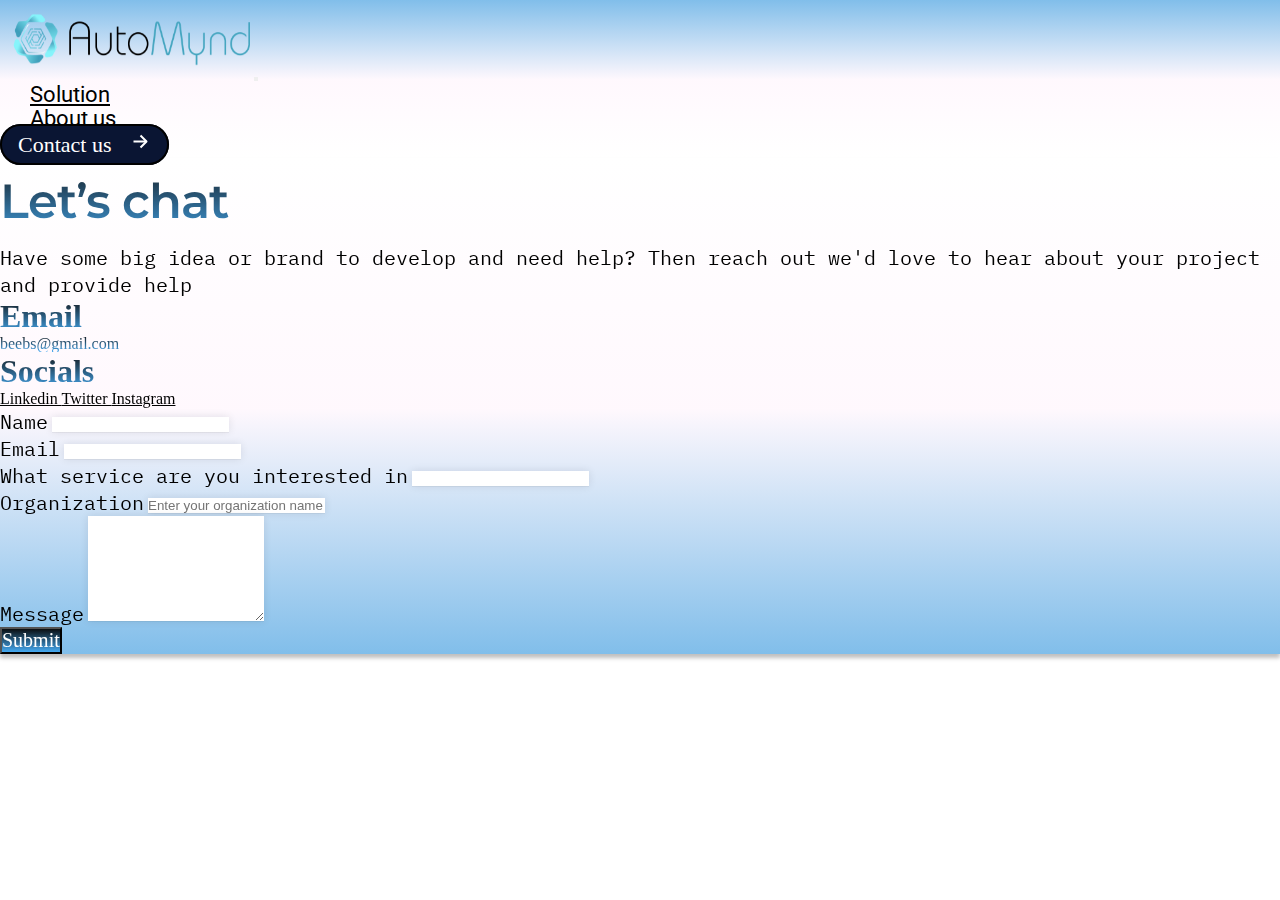
<file: contact.html>
<!DOCTYPE html>
<html lang="en">
  <head>
    <meta charset="utf-8" />
    <meta name="viewport" content="width=device-width, initial-scale=1" />
    <title>Contact US</title>
    <link
      href="https://cdn.jsdelivr.net/npm/bootstrap@5.3.1/dist/css/bootstrap.min.css"
      rel="stylesheet"
      integrity="sha384-4bw+/aepP/YC94hEpVNVgiZdgIC5+VKNBQNGCHeKRQN+PtmoHDEXuppvnDJzQIu9"
      crossorigin="anonymous"
    />
    <!-- customized css -->
    <link rel="stylesheet" href="./assets/css/style.css" />
    <link rel="stylesheet" href="./assets/css/page.css" />
    <!-- data aos  -->
    <!-- contact us page css link  -->
    <link rel="stylesheet" href="./assets/css/contact.css" />
    <!-- contact us page css link  -->

    <link href="https://unpkg.com/aos@2.3.1/dist/aos.css" rel="stylesheet" />
  </head>
  <body class="">
    <!-- navbar -->
    <nav class="navbar navbar-expand-lg navBg py-1">
      <div class="container mt-5">
        <a href="./index.html"
          ><img
            class="logoImg"
            src="./assets/images/logo.png"
            data-aos="fade-down"
            data-aos-duration="1500"
            alt=""
        /></a>
        <button
          class="navbar-toggler"
          type="button"
          data-bs-toggle="collapse"
          data-bs-target="#navbarNavDropdown"
          aria-controls="navbarNavDropdown"
          aria-expanded="false"
          aria-label="Toggle navigation"
        >
          <span class="navbar-toggler-icon"></span>
        </button>
        <div
          class="collapse navbar-collapse justify-content-end"
          id="navbarNavDropdown"
        >
          <ul
            class="navbar-nav align-items-lg-center align-items-start gap-3 mt-3 mb-3"
          >
            <li class="nav-item">
              <a class="nav-link navItem" aria-current="page" href="#"
                >Solution</a
              >
            </li>
            <li class="nav-item">
              <a class="nav-link navItem" href="#">About us</a>
            </li>
            <li class="nav-item2 mx-md-4">
              <a class="navItemBtn" href="./contact.html"
                >Contact us <img src="./assets/images/arrow.svg" alt=""
              /></a>
            </li>
          </ul>
        </div>
      </div>
    </nav>
    <!-- navbar end -->
    <!-- contact us page by ikram  -->
    <div class="container-fluid conatctBg py-5">
      <div class="container">
        <div class="row">
          <div class="col-md-6">
            <div class="div1">
              <div class="">
                <h4
                  class="chatHead"
                  data-aos="fade-up"
                  data-aos-duration="1500"
                >
                  Let’s chat
                </h4>
              </div>
              <p class="conactTxt" data-aos="fade-up" data-aos-duration="1500">
                Have some big idea or brand to develop and need help? Then reach
                out we'd love to hear about your project and provide help
              </p>
              <div class="my-5" data-aos="fade-up" data-aos-duration="1500">
                <h4 class="emailTxt">Email</h4>
                <a href="#" class="beebs"> beebs@gmail.com </a>
              </div>
              <div
                class="d-flex flex-column"
                data-aos="fade-up"
                data-aos-duration="1500"
              >
                <h4 class="socialTxt">Socials</h4>

                <a href="#" class="linkedIn my-2"> Linkedin </a>
                <a href="#" class="linkedIn my-2"> Twitter </a>
                <a href="#" class="linkedIn my-2"> Instagram </a>
              </div>
            </div>
          </div>
          <div class="col-md-6" data-aos="fade-up" data-aos-duration="1500">
            <div>
              <div class="">
                <label for="exampleInputEmail1" class="form-label nameLab"
                  >Name</label
                >
                <input
                  type="email"
                  class="form-control inBorder"
                  id="exampleInputEmail1"
                  aria-describedby="emailHelp"
                />
              </div>
              <div class="my-3">
                <label for="exampleInputEmail1" class="form-label nameLab"
                  >Email</label
                >
                <input
                  type="email"
                  class="form-control inBorder"
                  id="exampleInputEmail1"
                  aria-describedby="emailHelp"
                />
              </div>
              <div class="my-3">
                <label for="exampleInputEmail1" class="form-label nameLab"
                  >What service are you interested in</label
                >
                <input
                  type="email"
                  class="form-control inBorder"
                  id="exampleInputEmail1"
                  aria-describedby="emailHelp"
                />
              </div>
              <div class="my-3">
                <label for="exampleInputEmail1" class="form-label nameLab org"
                  >Organization</label
                >
                <input
                  type="email"
                  class="form-control inBorder"
                  id="exampleInputEmail1"
                  aria-describedby="emailHelp"
                  placeholder="Enter your organization name"
                />
              </div>
              <div class="my-3">
                <label
                  for="exampleFormControlTextarea1"
                  class="form-label nameLab"
                  >Message</label
                >
                <textarea
                  class="form-control textClass"
                  id="exampleFormControlTextarea1"
                  rows="7"
                ></textarea>
              </div>
            </div>
            <div class="d-grid my-4">
              <button class="btn subBtn" type="button">Submit</button>
              <!-- <button class="btn btn-primary" type="button">Button</button> -->
            </div>
          </div>
        </div>
      </div>
    </div>

    <!-- contact us page by ikram  -->

    <!-- <footer class="footer ">
      <div class="container  ">
          <div class=" row align-items-center foot-row  ">
              <div class=" col-md-12 col-lg-5   ">
                  <div
                      class="d-flex align-items-lg-center align-items-md-center align-item-sm-center align-item-start ig1">
                      <img style="width: 10rem;" src="./assets/images/logo.png" alt="Logo"
                          class="footer-logo img-fluid ">
                      <span class="copy  ms-lg-4 ms-sm-2 ms-md-2 ms-2 ">@ 2023 AutoMynd. All rights
                          reserved.</span>
                  </div>
              </div>
              <div class="col-md-6 col-lg-3 ig5">
                  <a href=" #" class="social-icons mx-2 mt-3"><img src="./assets/images/youtube.png" alt=""></a>
                  <a href="#" class="social-icons mx-2 mt-3"><img src="./assets/images/facebook.png" alt=""></a>
                  <a href="#" class="social-icons mx-2 mt-3"><img src="./assets/images/twitter.png" alt=""></a>
                  <a href="#" class="social-icons mx-2 mt-3"><img src="./assets/images/linkedin.png" alt=""></a>
                  <a href="#" class="social-icons mx-2 mt-3"><img src="./assets/images/instagram.png"
                          alt=""></i></a>

              </div>
              <div class="col-md-6 col-lg-4    ">
                  <ul
                      class="item4 list-unstyled d-flex justify-content-lg-around justify-content-md-around justify-content-between m-lg-0 m-md-0 m-sm-0">
                      <li><a class="active" href="#">Home</a></li>
                      <li><a class="active" href="#">About us</a></li>
                      <li><a class="active" href="#">Contact Us</a></li>
                      <li><a class="active" href="#">Terms</a></li>
                      <li><a class="active" href="#">Privacy</a></li>
                     
                  </ul>
              </div>
          </div>
      </div>
  </footer> -->

    <!-- bootstrap script -->
    <script
      src="https://cdn.jsdelivr.net/npm/bootstrap@5.3.1/dist/js/bootstrap.bundle.min.js"
      integrity="sha384-HwwvtgBNo3bZJJLYd8oVXjrBZt8cqVSpeBNS5n7C8IVInixGAoxmnlMuBnhbgrkm"
      crossorigin="anonymous"
    ></script>
    <!-- Include jQuery -->
    <script src="https://code.jquery.com/jquery-3.6.0.min.js"></script>
    <!-- data aos script -->
    <script src="https://unpkg.com/aos@2.3.1/dist/aos.js"></script>

    <script>
      AOS.init();
    </script>
    <!-- <script>
      const navbar = document.querySelector(".navbar");
      const originalOffsetTop = navbar.offsetTop;

      window.addEventListener("scroll", () => {
        if (window.scrollY > originalOffsetTop) {
          navbar.classList.add("fixed-top");
          navbar.classList.add("shadowNav");
        } else {
          navbar.classList.remove("fixed-top");
          navbar.classList.remove("shadowNav");
        }
      });
    </script> -->
  </body>
</html>
</file>
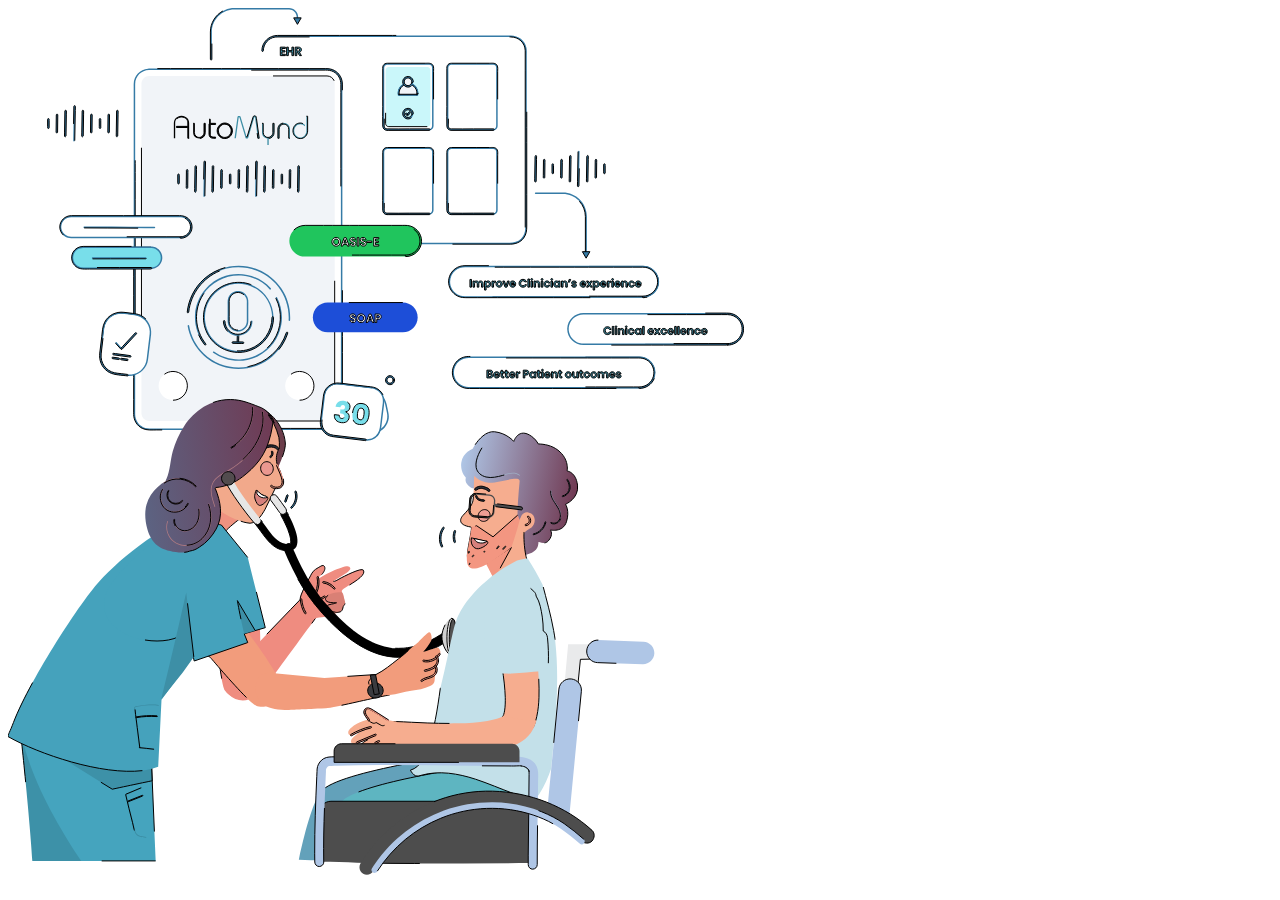
<file: assets/css/hero.html>
<!DOCTYPE html>
<html lang="en">
  <head>
    <meta charset="UTF-8" />
    <meta name="viewport" content="width=device-width, initial-scale=1.0" />
    <title>Document</title>
    <style>
      /* #mastermind{
            opacity: 0;
        } */
    </style>
  </head>
  <body>
    <svg
      width="736"
      height="867"
      viewBox="0 0 736 867"
      fill="none"
      xmlns="http://www.w3.org/2000/svg"
    >
      <path
        id="mastermind"
        stroke="black"
        stroke-width="1"
        id="animated-line"
        stroke-dasharray="200"
        stroke-dashoffset="200"
        d="M109.06 749.73L95.26 852.92H24.31C21.93 810.81 11.93 718.16 11.93 718.16L12.28 718.27L109.06 749.73Z"
        fill="#3D91A8"
      />
      <path
        id="mastermind"
        stroke="black"
        stroke-width="1"
        id="animated-line"
        stroke-dasharray="200"
        stroke-dashoffset="200"
        d="M147.66 852.92H73.23C52.06 821.53 18.57 765.67 12.28 718.27C11.99 716.11 11.76 713.97 11.59 711.85C47.46 731.12 105.06 750.2 142.65 736.07L147.66 852.92Z"
        fill="#45A4BE"
      />
      <path
        id="mastermind"
        stroke="black"
        stroke-width="1"
        id="animated-line"
        stroke-dasharray="200"
        stroke-dashoffset="200"
        d="M144.15 772.79C144.15 772.79 124.8 776.77 104.26 781.2C73.09 761.96 43.11 744.04 13.26 721.48L143.26 747.36L144.15 772.8V772.79Z"
        fill="#3D91A8"
      />
      <path
        id="mastermind"
        stroke="black"
        stroke-width="1"
        id="animated-line"
        stroke-dasharray="200"
        stroke-dashoffset="200"
        d="M133.26 779.74C128.15 781.89 123.03 784.05 117.92 786.2C117.72 786.28 117.61 786.44 117.66 786.66C119.67 796.08 122.31 805.35 124.56 814.71C125.09 816.93 125.57 819.17 126.09 821.39C126.47 823.06 126.96 824.78 128 826.17C130.18 829.07 134.68 829.07 137.92 829.66C138.39 829.75 138.59 829.02 138.12 828.94C134.6 828.29 129.88 828.35 127.99 824.76C127.06 823 126.76 820.94 126.33 819.02C125.85 816.88 125.35 814.75 124.82 812.62C122.68 803.9 120.26 795.25 118.38 786.46L118.12 786.92C123.23 784.77 128.35 782.61 133.46 780.46C133.9 780.28 133.71 779.55 133.26 779.74Z"
        fill="#3B8CA2"
      />
      <path
        id="mastermind"
        stroke="black"
        stroke-width="1"
        id="animated-line"
        stroke-dasharray="200"
        stroke-dashoffset="200"
        d="M120.22 793.74C125.02 791.83 129.82 789.93 134.62 788.02C135.06 787.84 134.87 787.12 134.42 787.3C129.62 789.21 124.82 791.11 120.02 793.02C119.58 793.2 119.77 793.92 120.22 793.74Z"
        fill="#3B8CA2"
      />
      <path
        id="mastermind"
        stroke="black"
        stroke-width="1"
        id="animated-line"
        stroke-dasharray="200"
        stroke-dashoffset="200"
        d="M296.28 587.39L282.57 601.57L282.48 601.68L222.31 664C222.31 664 208.58 674.5 220.38 686.1C232.18 697.67 246.46 693.35 258.77 676.89C266.05 667.12 285.43 640.57 300.06 620.51C301.27 618.82 302.47 617.21 303.62 615.63C306.12 612.19 308.41 609.04 310.38 606.31C305.15 600.33 300.26 594.14 296.28 587.39Z"
        fill="#EF8C80"
      />
      <path
        id="mastermind"
        stroke="black"
        stroke-width="1"
        id="animated-line"
        stroke-dasharray="200"
        stroke-dashoffset="200"
        d="M325.39 573.37C326.62 573.81 329.3 572.04 331.98 570.54C334.94 568.88 353.64 559.19 355.4 562.19C359.55 569.25 333.58 579.84 333.8 583.08C333.96 585.47 334.89 584.67 335.43 586.97C336.01 589.46 336.13 592.06 335.87 594.6C335.68 596.45 335.27 598.3 334.35 599.91C332.68 602.87 329.53 604.67 326.4 605.98C322.4 607.66 318.17 608.77 313.86 609.29C312 609.51 310.21 609.5 308.45 610.07C306.85 610.6 305.11 611.88 303.35 611.13C302.84 610.91 302.43 610.53 302.03 610.14C298.84 607.12 295.87 604.33 293.81 600.37C292.91 598.64 291.66 596.73 291.09 594.88L290.99 594.19L291.39 593.36C293.18 590.77 294.97 588.18 296.77 585.6C299.19 582.14 301.06 578.16 304.19 575.34C314.54 566.04 334.79 557.96 339.49 558.13C340.76 558.18 342.09 558.99 342.34 560.24C342.51 561.08 341.05 563.52 338.8 564.67L325.39 573.36V573.37Z"
        fill="#EF8C80"
      />
      <path
        id="mastermind"
        stroke="black"
        stroke-width="1"
        id="animated-line"
        stroke-dasharray="200"
        stroke-dashoffset="200"
        d="M292.32 592C290.59 588.59 301.92 569.27 303.54 565.81C305.3 562.05 309.4 560.17 312.83 558.18C313.61 557.72 314.51 557.26 315.36 557.54C315.92 557.72 316.34 558.21 316.58 558.74C318.24 562.36 312.95 568.17 309.83 569.47C310.71 574.02 311.08 576.68 310.06 580.52C309.03 584.36 306.04 589.21 303.56 591.68C303.56 591.68 294.88 597.05 292.31 591.99L292.32 592Z"
        fill="#EF8C80"
      />
      <path
        id="mastermind"
        stroke="black"
        stroke-width="1"
        id="animated-line"
        stroke-dasharray="200"
        stroke-dashoffset="200"
        d="M320.18 587.15C318.64 588.3 317.29 589.88 317.51 591.41C318.06 595.15 325.85 594.67 328.52 594.79C326.94 595.31 327.39 595.16 325.8 595.68C324.42 596.13 322.34 596.13 320.48 596.89C319.24 597.4 317.63 599.93 320.37 601.84C321.8 602.84 325.44 603.82 327.39 604.25C329.48 604.71 330.1 604.27 332.21 603.88C333.47 603.65 334.76 601.28 334.88 600.01C335.16 596.98 337.48 597.13 337.11 594.11C336.7 590.74 335.17 588.12 334.3 584.96L333.96 584.33L333.35 584.2C329.95 584.2 326.07 584.46 322.85 585.65C322.09 585.93 321.1 586.47 320.17 587.16L320.18 587.15Z"
        fill="#D98075"
      />
      <path
        id="mastermind"
        stroke="black"
        stroke-width="1"
        id="animated-line"
        stroke-dasharray="200"
        stroke-dashoffset="200"
        d="M309.06 569.38C310.01 574.29 309.44 579.46 307.43 584.04C307.05 584.92 308.34 585.68 308.73 584.8C310.92 579.82 311.55 574.33 310.51 568.99C310.33 568.04 308.88 568.44 309.06 569.39V569.38Z"
        fill="#D68474"
      />
      <path
        id="mastermind"
        stroke="black"
        stroke-width="1"
        id="animated-line"
        stroke-dasharray="200"
        stroke-dashoffset="200"
        d="M326.89 579.93C324.06 576.49 319.93 574.16 315.52 573.54C315.12 573.48 314.72 573.64 314.6 574.06C314.5 574.41 314.72 574.93 315.12 574.98C319.32 575.57 323.14 577.71 325.83 580.99C326.44 581.74 327.5 580.67 326.89 579.93Z"
        fill="#D68474"
      />
      <path
        id="mastermind"
        stroke="black"
        stroke-width="1"
        id="animated-line"
        stroke-dasharray="200"
        stroke-dashoffset="200"
        d="M316.16 588C312.85 590.09 309.55 592.17 306.24 594.26C305.43 594.77 306.18 596.07 307 595.56C310.31 593.47 313.61 591.39 316.92 589.3C317.73 588.79 316.98 587.49 316.16 588Z"
        fill="#D68474"
      />
      <path
        id="mastermind"
        stroke="black"
        stroke-width="1"
        id="animated-line"
        stroke-dasharray="200"
        stroke-dashoffset="200"
        d="M292.31 591.37C292.66 596.34 294.16 601.16 296.71 605.45C297.2 606.28 298.5 605.52 298.01 604.69C295.6 600.64 294.15 596.08 293.81 591.37C293.74 590.41 292.24 590.41 292.31 591.37Z"
        fill="#D68474"
      />
      <path
        id="mastermind"
        stroke="black"
        stroke-width="1"
        id="animated-line"
        stroke-dasharray="200"
        stroke-dashoffset="200"
        d="M436.82 623.87C431.02 627.93 424.88 631.5 418.38 634.33C418.2 634.41 417.34 634.77 418.07 634.46C417.67 634.62 417.28 634.79 416.88 634.94C416.09 635.26 415.29 635.56 414.49 635.85C412.77 636.48 411.02 637.06 409.26 637.57C406.05 638.51 402.78 639.24 399.48 639.74C399.21 639.78 398.93 639.82 398.66 639.86C399.69 639.72 398.33 639.89 398.21 639.91C397.39 640 396.57 640.08 395.74 640.15C393.96 640.29 392.17 640.35 390.38 640.34C388.87 640.34 387.35 640.27 385.84 640.15C385.01 640.08 384.19 639.99 383.37 639.9C382.01 639.75 384.28 640.06 382.92 639.84C382.37 639.75 381.82 639.67 381.28 639.57C377.98 638.99 374.75 638.11 371.58 637.01C370.16 636.52 368.76 635.97 367.36 635.41C366.1 634.9 368.16 635.78 366.92 635.22C366.54 635.05 366.17 634.89 365.79 634.72C364.91 634.32 364.04 633.91 363.18 633.48C357.17 630.52 351.5 626.91 346.14 622.9C345.8 622.65 345.46 622.39 345.13 622.13C344.05 621.31 345.5 622.43 344.87 621.93C344.24 621.43 343.65 620.97 343.04 620.48C341.61 619.32 340.2 618.14 338.81 616.93C336.24 614.7 333.75 612.39 331.31 610.02C326.51 605.34 321.92 600.43 317.54 595.35C316.49 594.14 315.47 592.91 314.46 591.66C313.91 590.98 313.37 590.31 312.83 589.62C312.81 589.59 311.93 588.47 312.47 589.16C312.12 588.7 311.77 588.24 311.42 587.78C309.35 585.03 307.37 582.22 305.46 579.36C301.19 572.94 297.34 566.25 293.81 559.4C292.03 555.95 290.34 552.45 288.72 548.92C287.93 547.21 287.16 545.49 286.4 543.76C285.99 542.83 285.59 541.89 285.18 540.95C285.01 540.55 284.84 540.14 284.66 539.74C284.97 540.48 284.32 538.93 284.26 538.79C283.36 536.63 281.24 534.83 278.72 535.65C276.64 536.32 274.61 538.86 275.58 541.19C281.16 554.56 287.39 567.67 295.11 579.95C302.75 592.09 311.86 603.2 321.91 613.4C341.38 633.16 366.97 651.54 396.11 649.1C412.49 647.73 427.94 640.98 441.31 631.62C443.23 630.27 444.32 627.62 442.92 625.46C441.69 623.55 438.83 622.4 436.76 623.85L436.82 623.87Z"
        fill="black"
      />
      <path
        id="mastermind"
        stroke="black"
        stroke-width="1"
        id="animated-line"
        stroke-dasharray="200"
        stroke-dashoffset="200"
        d="M447.59 628.74C447.41 637.34 447.09 647.15 443.31 647.07C439.53 646.99 433.72 637.05 433.9 628.44C434.08 619.84 440.02 610.2 443.8 610.29C447.58 610.37 447.77 620.13 447.59 628.74Z"
        fill="#D1D1D1"
      />
      <path
        id="mastermind"
        stroke="black"
        stroke-width="1"
        id="animated-line"
        stroke-dasharray="200"
        stroke-dashoffset="200"
        d="M448.125 628.734C448.341 618.58 446.462 610.305 443.928 610.251C441.393 610.197 439.164 618.384 438.947 628.539C438.731 638.693 440.61 646.968 443.145 647.022C445.679 647.076 447.909 638.888 448.125 628.734Z"
        fill="#EBEBEB"
      />
      <path
        id="mastermind"
        stroke="black"
        stroke-width="1"
        id="animated-line"
        stroke-dasharray="200"
        stroke-dashoffset="200"
        d="M448.1 628.853C448.309 619.03 446.948 611.034 445.059 610.994C443.171 610.954 441.471 618.884 441.261 628.707C441.052 638.53 442.413 646.526 444.302 646.566C446.19 646.606 447.891 638.675 448.1 628.853Z"
        fill="#525252"
      />
      <path
        id="mastermind"
        stroke="black"
        stroke-width="1"
        id="animated-line"
        stroke-dasharray="200"
        stroke-dashoffset="200"
        d="M255.33 42.7401C255.43 35.9701 260.35 30.0701 267.12 29.0701C268.07 28.9301 269.02 28.9301 269.98 28.9301H502.74C510.6 28.9301 517.12 34.6901 517.23 42.7601C517.32 49.4701 517.23 56.2001 517.23 62.9101C517.23 78.2901 517.23 93.6701 517.23 109.05V218.05C517.23 218.88 517.23 219.71 517.23 220.54C517.21 224.4 515.82 228.05 513.02 230.75C509.86 233.8 505.88 234.63 501.71 234.63H494.04C483.9 234.63 473.76 234.63 463.63 234.63H418.64C400.96 234.63 383.29 234.63 365.61 234.63C347.93 234.63 329.48 234.63 311.42 234.63C295.27 234.63 279.12 234.63 262.97 234.63C250.91 234.63 238.85 234.63 226.8 234.63C221.07 234.63 215.34 234.63 209.61 234.63C201.76 234.63 195.35 228.84 195.23 220.82C195.22 219.86 193.72 219.85 193.73 220.82C193.86 229.48 200.79 236.12 209.38 236.13C211.17 236.13 212.97 236.13 214.76 236.13C223.87 236.13 232.97 236.13 242.08 236.13C256.61 236.13 271.13 236.13 285.66 236.13C303.27 236.13 320.88 236.13 338.49 236.13H393.57C410.39 236.13 427.2 236.13 444.02 236.13H502.24C507.43 236.13 512.29 234.41 515.57 230.16C518.39 226.51 518.76 222.39 518.76 218.04C518.76 207.46 518.76 196.88 518.76 186.3C518.76 169.1 518.76 151.89 518.76 134.69C518.76 117.49 518.76 99.4301 518.76 81.8101C518.76 70.3101 518.76 58.8201 518.76 47.3201C518.76 44.8801 518.93 42.3001 518.49 39.8901C517.1 32.2701 510.27 27.4301 502.77 27.4301H384.69C366.88 27.4301 349.06 27.4301 331.25 27.4301C317.19 27.4301 303.14 27.4301 289.08 27.4301C282.55 27.4301 276.03 27.4001 269.5 27.4301C260.93 27.4601 253.98 34.1101 253.85 42.7401C253.84 43.7101 255.34 43.7101 255.35 42.7401H255.33Z"
        fill="#357BA6"
      />
      <path
        id="mastermind"
        stroke="black"
        stroke-width="1"
        id="animated-line"
        stroke-dasharray="200"
        stroke-dashoffset="200"
        d="M319.07 420.42H308.88C300.19 420.42 291.51 420.42 282.82 420.42C271 420.42 259.19 420.42 247.37 420.42C234.52 420.42 221.67 420.42 208.83 420.42C197.23 420.42 185.64 420.42 174.04 420.42H149.31C144.86 420.42 139.39 421.08 135.25 419.18C130.2 416.86 127.21 411.82 127.18 406.33C127.18 405.44 127.18 404.55 127.18 403.66V390.43C127.18 383.09 127.18 375.75 127.18 368.4C127.18 358.69 127.18 348.98 127.18 339.27C127.18 329.56 127.18 316.56 127.18 305.2C127.18 292.78 127.18 280.37 127.18 267.95C127.18 255.53 127.18 242.13 127.18 229.22C127.18 216.31 127.18 203.91 127.18 191.25C127.18 178.59 127.18 167.58 127.18 155.75C127.18 145.32 127.18 134.89 127.18 124.46C127.18 114.03 127.18 107.86 127.18 99.5602C127.18 93.9502 127.18 88.3302 127.18 82.7202C127.18 80.4702 127.15 78.2202 127.18 75.9802C127.28 68.3502 133.35 62.2202 141 62.1202C141.96 62.1102 142.92 62.1202 143.88 62.1202C150.28 62.1202 156.67 62.1202 163.07 62.1202C173.64 62.1202 184.21 62.1202 194.78 62.1202C207.43 62.1202 220.08 62.1202 232.72 62.1202C245.36 62.1202 257.6 62.1202 270.05 62.1202C280.22 62.1202 290.4 62.1202 300.57 62.1202C306.21 62.1202 311.86 62.1202 317.5 62.1202C320.34 62.1202 323.08 62.3802 325.65 63.7802C330.25 66.2802 332.85 71.0702 332.88 76.2402C332.89 78.9902 332.88 81.7502 332.88 84.5002V160.33C332.88 172.31 332.88 184.29 332.88 196.28C332.88 208.27 332.88 221.84 332.88 234.62V404.67C332.88 405.3 332.88 405.93 332.88 406.56C332.82 414.23 326.73 420.3 319.07 420.42C318.11 420.44 318.1 421.94 319.07 421.92C327.51 421.78 334.31 415.08 334.38 406.61C334.38 406.1 334.38 405.59 334.38 405.07V372.97C334.38 363.54 334.38 354.11 334.38 344.68C334.38 335.25 334.38 322.13 334.38 310.85V195.92C334.38 183.79 334.38 171.66 334.38 159.53V83.7602C334.38 81.2002 334.41 78.6402 334.38 76.0802C334.32 70.4602 331.4 65.2002 326.41 62.4802C323.7 61.0002 320.77 60.6102 317.75 60.6102C312.21 60.6102 306.68 60.6102 301.14 60.6102C290.94 60.6102 280.74 60.6102 270.54 60.6102C257.94 60.6102 245.33 60.6102 232.73 60.6102C220.13 60.6102 207.21 60.6102 194.45 60.6102C183.83 60.6102 173.2 60.6102 162.58 60.6102C156.23 60.6102 149.89 60.6102 143.54 60.6102C142.37 60.6102 141.18 60.5602 140.01 60.6402C131.97 61.1802 125.8 67.9402 125.69 75.9202C125.66 77.9502 125.69 79.9702 125.69 82.0002C125.69 87.4902 125.69 92.9902 125.69 98.4802C125.69 106.79 125.69 115.09 125.69 123.4C125.69 133.87 125.69 144.34 125.69 154.8C125.69 165.26 125.69 178.75 125.69 190.73C125.69 202.71 125.69 216.27 125.69 229.04C125.69 241.81 125.69 255.1 125.69 268.13C125.69 281.16 125.69 293.29 125.69 305.87C125.69 318.45 125.69 328.73 125.69 340.16C125.69 351.59 125.69 359.62 125.69 369.36C125.69 376.69 125.69 384.01 125.69 391.34C125.69 395.61 125.69 399.87 125.69 404.14C125.69 404.92 125.69 405.7 125.69 406.49C125.76 412.42 129.06 417.95 134.5 420.48C138.83 422.49 144.09 421.92 148.75 421.92H173.47C185.2 421.92 196.93 421.92 208.65 421.92C221.56 421.92 234.46 421.92 247.37 421.92C259.33 421.92 271.3 421.92 283.26 421.92C291.97 421.92 300.69 421.92 309.4 421.92H319.06C320.03 421.92 320.03 420.42 319.06 420.42H319.07Z"
        fill="#357BA6"
      />
      <path
        id="mastermind"
        stroke="black"
        stroke-width="1"
        id="animated-line"
        stroke-dasharray="200"
        stroke-dashoffset="200"
        d="M421.33 121.63H378.95C377.02 121.63 375.48 120.07 375.48 118.16V59.4602C375.48 57.5302 377.04 55.9902 378.95 55.9902H421.33C423.26 55.9902 424.8 57.5502 424.8 59.4602V118.16C424.82 120.06 423.26 121.63 421.33 121.63Z"
        fill="white"
      />
      <path
        id="mastermind"
        stroke="black"
        stroke-width="1"
        id="animated-line"
        stroke-dasharray="200"
        stroke-dashoffset="200"
        d="M421.33 120.88H401.26C393.88 120.88 386.48 121.07 379.11 120.88C376.05 120.8 376.24 118.09 376.24 115.92V64.7802C376.24 63.0302 376.15 61.2402 376.24 59.4902C376.42 56.0902 380.32 56.7502 382.67 56.7502H395.32C403.64 56.7502 411.96 56.7502 420.28 56.7502C421.55 56.7502 422.84 56.7502 423.63 58.0102C424.1 58.7602 424.05 59.5702 424.05 60.4102V97.3102C424.05 104.1 424.1 110.88 424.05 117.67C424.04 119.34 423.2 120.79 421.33 120.88C420.37 120.93 420.36 122.43 421.33 122.38C423.77 122.26 425.48 120.48 425.55 118.05C425.57 117.36 425.55 116.66 425.55 115.97V63.5602C425.55 61.7602 425.94 59.1902 425.08 57.5202C423.6 54.6602 420.07 55.2402 417.4 55.2402H404C395.81 55.2402 387.61 55.2002 379.42 55.2402C377.63 55.2402 375.97 55.9502 375.16 57.6502C374.75 58.5202 374.75 59.4002 374.75 60.3302V98.7302C374.75 105.16 374.55 111.63 374.75 118.05C374.83 120.45 376.54 122.27 378.97 122.37C379.6 122.39 380.23 122.37 380.86 122.37H421.35C422.32 122.37 422.32 120.87 421.35 120.87L421.33 120.88Z"
        fill="#357BA6"
      />
      <path
        id="mastermind"
        stroke="black"
        stroke-width="1"
        id="animated-line"
        stroke-dasharray="200"
        stroke-dashoffset="200"
        d="M419.29 118.64H380.77C379.02 118.64 377.62 117.22 377.62 115.49V62.13C377.62 60.38 379.04 58.98 380.77 58.98H419.29C421.04 58.98 422.44 60.4 422.44 62.13V115.49C422.46 117.22 421.04 118.64 419.29 118.64Z"
        fill="#CAF7FA"
      />
      <path
        id="mastermind"
        stroke="black"
        stroke-width="1"
        id="animated-line"
        stroke-dasharray="200"
        stroke-dashoffset="200"
        d="M485.45 121.63H443.07C441.14 121.63 439.6 120.07 439.6 118.16V59.4602C439.6 57.5302 441.16 55.9902 443.07 55.9902H485.45C487.38 55.9902 488.92 57.5502 488.92 59.4602V118.16C488.94 120.06 487.38 121.63 485.45 121.63Z"
        fill="white"
      />
      <path
        id="mastermind"
        stroke="black"
        stroke-width="1"
        id="animated-line"
        stroke-dasharray="200"
        stroke-dashoffset="200"
        d="M485.45 120.88H465.38C458 120.88 450.6 121.07 443.23 120.88C440.17 120.8 440.36 118.09 440.36 115.92V64.7802C440.36 63.0302 440.27 61.2402 440.36 59.4902C440.54 56.0902 444.44 56.7502 446.79 56.7502H459.44C467.76 56.7502 476.08 56.7502 484.4 56.7502C485.67 56.7502 486.96 56.7502 487.75 58.0102C488.22 58.7602 488.17 59.5702 488.17 60.4102V97.3102C488.17 104.1 488.22 110.88 488.17 117.67C488.16 119.34 487.32 120.79 485.45 120.88C484.49 120.93 484.48 122.43 485.45 122.38C487.89 122.26 489.6 120.48 489.67 118.05C489.69 117.36 489.67 116.66 489.67 115.97V63.5602C489.67 61.7602 490.06 59.1902 489.2 57.5202C487.72 54.6602 484.19 55.2402 481.52 55.2402H468.12C459.93 55.2402 451.73 55.2002 443.54 55.2402C441.75 55.2402 440.09 55.9502 439.28 57.6502C438.87 58.5202 438.87 59.4002 438.87 60.3302V98.7302C438.87 105.16 438.67 111.63 438.87 118.05C438.95 120.45 440.66 122.27 443.09 122.37C443.72 122.39 444.35 122.37 444.98 122.37H485.47C486.44 122.37 486.44 120.87 485.47 120.87L485.45 120.88Z"
        fill="#357BA6"
      />
      <path
        id="mastermind"
        stroke="black"
        stroke-width="1"
        id="animated-line"
        stroke-dasharray="200"
        stroke-dashoffset="200"
        d="M421.33 205.9H378.95C377.02 205.9 375.48 204.34 375.48 202.43V143.73C375.48 141.8 377.04 140.26 378.95 140.26H421.33C423.26 140.26 424.8 141.82 424.8 143.73V202.43C424.82 204.33 423.26 205.9 421.33 205.9Z"
        fill="white"
      />
      <path
        id="mastermind"
        stroke="black"
        stroke-width="1"
        id="animated-line"
        stroke-dasharray="200"
        stroke-dashoffset="200"
        d="M421.33 205.15H401.26C393.88 205.15 386.48 205.34 379.11 205.15C376.05 205.07 376.24 202.36 376.24 200.19V149.05C376.24 147.3 376.15 145.51 376.24 143.76C376.42 140.36 380.32 141.02 382.67 141.02H420.28C421.55 141.02 422.84 141.02 423.63 142.28C424.1 143.03 424.05 143.84 424.05 144.68V181.58C424.05 188.37 424.1 195.15 424.05 201.94C424.04 203.61 423.2 205.06 421.33 205.15C420.37 205.2 420.36 206.7 421.33 206.65C423.77 206.53 425.48 204.75 425.55 202.32C425.57 201.63 425.55 200.93 425.55 200.24V147.83C425.55 146.03 425.94 143.46 425.08 141.79C423.6 138.93 420.07 139.51 417.4 139.51H404C395.81 139.51 387.61 139.47 379.42 139.51C377.63 139.51 375.97 140.22 375.16 141.92C374.75 142.79 374.75 143.67 374.75 144.6V183C374.75 189.43 374.55 195.9 374.75 202.32C374.83 204.72 376.54 206.54 378.97 206.64C379.6 206.66 380.23 206.64 380.86 206.64H421.35C422.32 206.64 422.32 205.14 421.35 205.14L421.33 205.15Z"
        fill="#357BA6"
      />
      <path
        id="mastermind"
        stroke="black"
        stroke-width="1"
        id="animated-line"
        stroke-dasharray="200"
        stroke-dashoffset="200"
        d="M485.45 205.9H443.07C441.14 205.9 439.6 204.34 439.6 202.43V143.73C439.6 141.8 441.16 140.26 443.07 140.26H485.45C487.38 140.26 488.92 141.82 488.92 143.73V202.43C488.94 204.33 487.38 205.9 485.45 205.9Z"
        fill="white"
      />
      <path
        id="mastermind"
        stroke="black"
        stroke-width="1"
        id="animated-line"
        stroke-dasharray="200"
        stroke-dashoffset="200"
        d="M485.45 205.15H465.38C458 205.15 450.6 205.34 443.23 205.15C440.17 205.07 440.36 202.36 440.36 200.19V149.05C440.36 147.3 440.27 145.51 440.36 143.76C440.54 140.36 444.44 141.02 446.79 141.02H484.4C485.67 141.02 486.96 141.02 487.75 142.28C488.22 143.03 488.17 143.84 488.17 144.68V181.58C488.17 188.37 488.22 195.15 488.17 201.94C488.16 203.61 487.32 205.06 485.45 205.15C484.49 205.2 484.48 206.7 485.45 206.65C487.89 206.53 489.6 204.75 489.67 202.32C489.69 201.63 489.67 200.93 489.67 200.24V147.83C489.67 146.03 490.06 143.46 489.2 141.79C487.72 138.93 484.19 139.51 481.52 139.51H468.12C459.93 139.51 451.73 139.47 443.54 139.51C441.75 139.51 440.09 140.22 439.28 141.92C438.87 142.79 438.87 143.67 438.87 144.6V183C438.87 189.43 438.67 195.9 438.87 202.32C438.95 204.72 440.66 206.54 443.09 206.64C443.72 206.66 444.35 206.64 444.98 206.64H485.47C486.44 206.64 486.44 205.14 485.47 205.14L485.45 205.15Z"
        fill="#357BA6"
      />
      <path
        id="mastermind"
        stroke="black"
        stroke-width="1"
        id="animated-line"
        stroke-dasharray="200"
        stroke-dashoffset="200"
        d="M319.02 67.9402H141.12C136.89 67.9402 133.46 71.3697 133.46 75.6002V405.35C133.46 409.581 136.89 413.01 141.12 413.01H319.02C323.251 413.01 326.68 409.581 326.68 405.35V75.6002C326.68 71.3697 323.251 67.9402 319.02 67.9402Z"
        fill="#F1F4F8"
      />
      <path
        id="mastermind"
        stroke="black"
        stroke-width="1"
        id="animated-line"
        stroke-dasharray="200"
        stroke-dashoffset="200"
        d="M181.18 130.25H179.84V119.5H168.47V118.37H179.84V114.9C179.84 114.09 179.7 113.32 179.43 112.61C179.16 111.9 178.75 111.28 178.21 110.76C177.67 110.23 177.01 109.82 176.22 109.52C175.44 109.21 174.54 109.06 173.51 109.06C172.48 109.06 171.59 109.22 170.8 109.52C170.02 109.82 169.36 110.23 168.81 110.76C168.28 111.28 167.87 111.89 167.59 112.61C167.32 113.33 167.18 114.09 167.18 114.9V130.26H165.84V115.32C165.84 114.17 166.02 113.14 166.38 112.22C166.74 111.31 167.25 110.53 167.9 109.88C168.56 109.22 169.36 108.73 170.31 108.38C171.25 108.03 172.31 107.86 173.5 107.86C174.69 107.86 175.75 108.04 176.7 108.4C177.66 108.76 178.47 109.26 179.12 109.9C179.77 110.54 180.27 111.32 180.62 112.24C180.97 113.16 181.15 114.19 181.15 115.32V130.26L181.18 130.25Z"
        fill="black"
      />
      <path
        id="mastermind"
        stroke="black"
        stroke-width="1"
        id="animated-line"
        stroke-dasharray="200"
        stroke-dashoffset="200"
        d="M185.16 115.33H186.36V124.36C186.36 125.07 186.48 125.74 186.72 126.36C186.97 126.98 187.31 127.51 187.73 127.97C188.15 128.42 188.66 128.77 189.25 129.04C189.84 129.3 190.49 129.43 191.19 129.43C191.89 129.43 192.51 129.31 193.1 129.06C193.69 128.8 194.2 128.45 194.63 127.99C195.06 127.52 195.4 126.99 195.64 126.38C195.89 125.78 196.02 125.11 196.02 124.37V115.34H197.22V124.56C197.22 125.39 197.07 126.18 196.77 126.91C196.48 127.65 196.06 128.28 195.52 128.82C194.98 129.36 194.34 129.78 193.59 130.1C192.86 130.41 192.06 130.56 191.18 130.56C190.3 130.56 189.5 130.4 188.76 130.1C188.03 129.78 187.39 129.36 186.85 128.82C186.31 128.28 185.89 127.65 185.59 126.91C185.3 126.18 185.15 125.39 185.15 124.56V115.34L185.16 115.33Z"
        fill="black"
      />
      <path
        id="mastermind"
        stroke="black"
        stroke-width="1"
        id="animated-line"
        stroke-dasharray="200"
        stroke-dashoffset="200"
        d="M201.04 111.24H202.24V115.34H207.58V116.47H202.24V126.2C202.24 127.08 202.5 127.78 203.04 128.32C203.57 128.86 204.25 129.12 205.07 129.12H207.58V130.25H205.32C203.91 130.25 202.85 129.87 202.12 129.1C201.4 128.34 201.04 127.32 201.04 126.06V111.24Z"
        fill="black"
      />
      <path
        id="mastermind"
        stroke="black"
        stroke-width="1"
        id="animated-line"
        stroke-dasharray="200"
        stroke-dashoffset="200"
        d="M224.42 122.78C224.42 123.83 224.23 124.83 223.85 125.77C223.47 126.72 222.93 127.54 222.24 128.24C221.56 128.95 220.75 129.51 219.82 129.92C218.89 130.34 217.88 130.55 216.8 130.55C215.72 130.55 214.71 130.34 213.78 129.92C212.85 129.5 212.05 128.94 211.37 128.24C210.69 127.54 210.15 126.71 209.76 125.77C209.37 124.83 209.17 123.83 209.17 122.78C209.17 121.73 209.37 120.75 209.76 119.8C210.15 118.86 210.69 118.03 211.37 117.33C212.05 116.63 212.85 116.06 213.78 115.65C214.71 115.23 215.72 115.02 216.8 115.02C217.88 115.02 218.89 115.23 219.82 115.65C220.75 116.07 221.55 116.63 222.23 117.35C222.91 118.06 223.45 118.9 223.84 119.84C224.23 120.79 224.43 121.77 224.43 122.79L224.42 122.78ZM216.79 129.42C217.68 129.42 218.51 129.25 219.29 128.9C220.06 128.55 220.73 128.08 221.31 127.47C221.88 126.87 222.33 126.17 222.66 125.37C222.99 124.57 223.16 123.7 223.16 122.78C223.16 121.86 222.99 121.04 222.66 120.25C222.33 119.45 221.88 118.74 221.31 118.13C220.74 117.53 220.06 117.04 219.28 116.69C218.5 116.33 217.66 116.15 216.77 116.15C215.88 116.15 215.04 116.34 214.27 116.7C213.5 117.07 212.83 117.56 212.25 118.16C211.68 118.77 211.23 119.47 210.91 120.28C210.6 121.08 210.44 121.91 210.44 122.78C210.44 123.65 210.59 124.51 210.91 125.31C211.23 126.11 211.68 126.81 212.25 127.43C212.82 128.05 213.49 128.53 214.27 128.89C215.04 129.25 215.88 129.43 216.8 129.43L216.79 129.42Z"
        fill="black"
      />
      <path
        id="mastermind"
        stroke="black"
        stroke-width="1"
        id="animated-line"
        stroke-dasharray="200"
        stroke-dashoffset="200"
        d="M238.46 128.49C238.59 128.91 238.73 129.12 238.88 129.12C238.96 129.12 239.03 129.03 239.09 128.85C239.16 128.67 239.21 128.51 239.26 128.36L244.83 109.77C244.95 109.38 245.06 109.05 245.16 108.8C245.27 108.54 245.39 108.35 245.54 108.22C245.68 108.08 245.84 107.99 246.04 107.94C246.23 107.88 246.47 107.85 246.76 107.85C247.36 107.85 247.77 108.07 247.98 108.52C248.19 108.96 248.34 109.59 248.45 110.4L251.19 130.26H249.85L247.13 110.2C247.06 109.72 246.98 109.42 246.89 109.31C246.81 109.19 246.73 109.13 246.65 109.13C246.48 109.13 246.36 109.22 246.29 109.4C246.23 109.58 246.18 109.73 246.14 109.85L240.74 128.1C240.59 128.59 240.46 128.99 240.36 129.31C240.27 129.62 240.16 129.86 240.03 130.04C239.91 130.22 239.76 130.34 239.58 130.41C239.4 130.49 239.16 130.53 238.87 130.53C238.58 130.53 238.36 130.5 238.19 130.44C238.02 130.39 237.87 130.28 237.74 130.13C237.62 129.96 237.5 129.72 237.38 129.4C237.27 129.08 237.14 128.65 236.99 128.1L231.62 109.96C231.56 109.72 231.49 109.53 231.41 109.38C231.34 109.22 231.23 109.14 231.08 109.14C231 109.14 230.91 109.2 230.82 109.32C230.74 109.43 230.68 109.67 230.64 110.05L227.87 130.28H226.53L229.3 110.17C229.34 109.9 229.38 109.63 229.44 109.35C229.5 109.06 229.58 108.81 229.7 108.61C229.82 108.4 229.98 108.23 230.18 108.09C230.38 107.95 230.64 107.88 230.96 107.88C231.28 107.88 231.52 107.92 231.73 107.98C231.94 108.04 232.11 108.16 232.26 108.34C232.41 108.52 232.54 108.78 232.65 109.11C232.77 109.44 232.91 109.87 233.09 110.39L238.49 128.52L238.46 128.49Z"
        fill="#3D8EA5"
      />
      <path
        id="mastermind"
        stroke="black"
        stroke-width="1"
        id="animated-line"
        stroke-dasharray="200"
        stroke-dashoffset="200"
        d="M254.01 115.33H255.21V124.36C255.21 125.07 255.33 125.74 255.57 126.36C255.82 126.98 256.16 127.51 256.58 127.97C257 128.42 257.51 128.77 258.1 129.04C258.69 129.3 259.34 129.43 260.04 129.43C260.74 129.43 261.36 129.31 261.95 129.06C262.54 128.8 263.05 128.45 263.48 127.99C263.91 127.52 264.25 126.99 264.49 126.38C264.74 125.78 264.87 125.11 264.87 124.37V115.34H266.07V124.56C266.07 125.3 265.95 126 265.71 126.69C265.47 127.37 265.11 127.98 264.64 128.52C264.18 129.07 263.62 129.51 262.96 129.86C262.31 130.2 261.55 130.41 260.7 130.5V137.04H259.38V130.5C258.53 130.41 257.76 130.2 257.09 129.86C256.43 129.51 255.86 129.07 255.41 128.52C254.96 127.98 254.61 127.37 254.37 126.69C254.13 126 254.01 125.3 254.01 124.56V115.34V115.33Z"
        fill="#3D8EA5"
      />
      <path
        id="mastermind"
        stroke="black"
        stroke-width="1"
        id="animated-line"
        stroke-dasharray="200"
        stroke-dashoffset="200"
        d="M281.96 130.25H280.76V121.22C280.76 120.53 280.64 119.87 280.41 119.25C280.18 118.64 279.84 118.1 279.4 117.66C278.97 117.21 278.46 116.84 277.87 116.57C277.28 116.29 276.63 116.15 275.93 116.15C275.23 116.15 274.55 116.28 273.96 116.55C273.37 116.81 272.85 117.17 272.43 117.64C272.01 118.1 271.68 118.63 271.45 119.25C271.22 119.87 271.1 120.52 271.1 121.22V130.25H269.9V121.03C269.9 120.2 270.04 119.42 270.34 118.69C270.64 117.97 271.05 117.33 271.57 116.78C272.1 116.24 272.74 115.81 273.48 115.5C274.22 115.18 275.04 115.02 275.93 115.02C276.82 115.02 277.64 115.18 278.38 115.5C279.12 115.81 279.75 116.24 280.28 116.8C280.81 117.36 281.22 118 281.51 118.72C281.81 119.45 281.96 120.22 281.96 121.03V130.25Z"
        fill="#3D8EA5"
      />
      <path
        id="mastermind"
        stroke="black"
        stroke-width="1"
        id="animated-line"
        stroke-dasharray="200"
        stroke-dashoffset="200"
        d="M298.42 108.23H299.64V122.89C299.64 123.91 299.46 124.89 299.1 125.82C298.74 126.75 298.23 127.57 297.58 128.28C296.94 128.99 296.17 129.54 295.26 129.95C294.36 130.36 293.37 130.56 292.3 130.56C291.23 130.56 290.26 130.36 289.37 129.96C288.49 129.57 287.72 129.02 287.05 128.32C286.4 127.63 285.88 126.81 285.52 125.86C285.15 124.92 284.96 123.89 284.96 122.78C284.96 121.67 285.14 120.68 285.52 119.73C285.89 118.77 286.4 117.94 287.05 117.26C287.71 116.57 288.48 116.02 289.37 115.62C290.26 115.23 291.24 115.02 292.3 115.02C293.94 115.02 295.51 115.65 296.99 116.91V118.33C296.3 117.62 295.59 117.08 294.88 116.71C294.17 116.35 293.3 116.16 292.29 116.16C291.48 116.16 290.7 116.34 289.96 116.7C289.23 117.06 288.58 117.53 288.03 118.13C287.48 118.73 287.04 119.43 286.71 120.25C286.38 121.05 286.21 121.9 286.21 122.8C286.21 123.7 286.38 124.59 286.71 125.39C287.04 126.19 287.48 126.89 288.03 127.49C288.58 128.1 289.22 128.57 289.96 128.92C290.7 129.27 291.48 129.44 292.29 129.44C293.19 129.44 294.02 129.26 294.77 128.89C295.52 128.53 296.17 128.04 296.71 127.43C297.25 126.83 297.67 126.13 297.96 125.34C298.26 124.55 298.41 123.73 298.41 122.9V108.24L298.42 108.23Z"
        fill="#3D8EA5"
      />
      <path
        id="mastermind"
        stroke="black"
        stroke-width="1"
        id="animated-line"
        stroke-dasharray="200"
        stroke-dashoffset="200"
        d="M171.26 175.22C171.26 172.75 171.26 170.27 171.25 167.8C171.25 167.44 171.25 167.09 171.25 166.73C171.25 165.76 169.75 165.76 169.75 166.73C169.75 169.2 169.75 171.68 169.76 174.15C169.76 174.51 169.76 174.86 169.76 175.22C169.76 176.19 171.26 176.19 171.26 175.22Z"
        fill="#357BA6"
      />
      <path
        id="mastermind"
        stroke="black"
        stroke-width="1"
        id="animated-line"
        stroke-dasharray="200"
        stroke-dashoffset="200"
        d="M222.91 175.22C222.91 172.75 222.91 170.27 222.9 167.8C222.9 167.44 222.9 167.09 222.9 166.73C222.9 165.76 221.4 165.76 221.4 166.73C221.4 169.2 221.4 171.68 221.41 174.15C221.41 174.51 221.41 174.86 221.41 175.22C221.41 176.19 222.91 176.19 222.91 175.22Z"
        fill="#357BA6"
      />
      <path
        id="mastermind"
        stroke="black"
        stroke-width="1"
        id="animated-line"
        stroke-dasharray="200"
        stroke-dashoffset="200"
        d="M179.72 179.66C179.78 174.6 179.84 169.54 179.89 164.48C179.89 163.75 179.91 163.02 179.92 162.3C179.93 161.33 178.43 161.33 178.42 162.3C178.36 167.36 178.3 172.42 178.25 177.48C178.25 178.21 178.23 178.94 178.22 179.66C178.21 180.63 179.71 180.63 179.72 179.66Z"
        fill="#357BA6"
      />
      <path
        id="mastermind"
        stroke="black"
        stroke-width="1"
        id="animated-line"
        stroke-dasharray="200"
        stroke-dashoffset="200"
        d="M214.12 179.66C214.18 174.6 214.24 169.54 214.29 164.48C214.29 163.75 214.31 163.02 214.32 162.3C214.33 161.33 212.83 161.33 212.82 162.3C212.76 167.36 212.7 172.42 212.65 177.48C212.65 178.21 212.63 178.94 212.62 179.66C212.61 180.63 214.11 180.63 214.12 179.66Z"
        fill="#357BA6"
      />
      <path
        id="mastermind"
        stroke="black"
        stroke-width="1"
        id="animated-line"
        stroke-dasharray="200"
        stroke-dashoffset="200"
        d="M188.13 183.52C188.24 176.21 188.36 168.9 188.47 161.59C188.49 160.54 188.5 159.49 188.52 158.43C188.53 157.46 187.03 157.46 187.02 158.43C186.91 165.74 186.79 173.05 186.68 180.36C186.66 181.41 186.65 182.46 186.63 183.52C186.62 184.49 188.12 184.49 188.13 183.52Z"
        fill="#357BA6"
      />
      <path
        id="mastermind"
        stroke="black"
        stroke-width="1"
        id="animated-line"
        stroke-dasharray="200"
        stroke-dashoffset="200"
        d="M282.59 179.66C282.65 174.6 282.71 169.54 282.76 164.48C282.76 163.75 282.78 163.02 282.79 162.3C282.8 161.33 281.3 161.33 281.29 162.3C281.23 167.36 281.17 172.42 281.12 177.48C281.12 178.21 281.1 178.94 281.09 179.66C281.08 180.63 282.58 180.63 282.59 179.66Z"
        fill="#357BA6"
      />
      <path
        id="mastermind"
        stroke="black"
        stroke-width="1"
        id="animated-line"
        stroke-dasharray="200"
        stroke-dashoffset="200"
        d="M291 183.52C291.11 176.21 291.23 168.9 291.34 161.59C291.36 160.54 291.37 159.49 291.39 158.43C291.4 157.46 289.9 157.46 289.89 158.43C289.78 165.74 289.66 173.05 289.55 180.36C289.53 181.41 289.52 182.46 289.5 183.52C289.49 184.49 290.99 184.49 291 183.52Z"
        fill="#357BA6"
      />
      <path
        id="mastermind"
        stroke="black"
        stroke-width="1"
        id="animated-line"
        stroke-dasharray="200"
        stroke-dashoffset="200"
        d="M205.37 183.52C205.48 176.21 205.6 168.9 205.71 161.59C205.73 160.54 205.74 159.49 205.76 158.43C205.77 157.46 204.27 157.46 204.26 158.43C204.15 165.74 204.03 173.05 203.92 180.36C203.9 181.41 203.89 182.46 203.87 183.52C203.86 184.49 205.36 184.49 205.37 183.52Z"
        fill="#357BA6"
      />
      <path
        id="mastermind"
        stroke="black"
        stroke-width="1"
        id="animated-line"
        stroke-dasharray="200"
        stroke-dashoffset="200"
        d="M196.88 188.14C197.06 178.1 197.24 168.06 197.42 158.01C197.45 156.61 197.47 155.21 197.5 153.81C197.52 152.84 196.02 152.84 196 153.81C195.82 163.85 195.64 173.89 195.46 183.94C195.43 185.34 195.41 186.74 195.38 188.14C195.36 189.11 196.86 189.11 196.88 188.14Z"
        fill="#357BA6"
      />
      <path
        id="mastermind"
        stroke="black"
        stroke-width="1"
        id="animated-line"
        stroke-dasharray="200"
        stroke-dashoffset="200"
        d="M274.64 175.22C274.64 172.75 274.64 170.27 274.63 167.8C274.63 167.44 274.63 167.09 274.63 166.73C274.63 165.76 273.13 165.76 273.13 166.73C273.13 169.2 273.13 171.68 273.14 174.15C273.14 174.51 273.14 174.86 273.14 175.22C273.14 176.19 274.64 176.19 274.64 175.22Z"
        fill="#357BA6"
      />
      <path
        id="mastermind"
        stroke="black"
        stroke-width="1"
        id="animated-line"
        stroke-dasharray="200"
        stroke-dashoffset="200"
        d="M231.45 179.66C231.51 174.6 231.57 169.54 231.62 164.48C231.62 163.75 231.64 163.02 231.65 162.3C231.66 161.33 230.16 161.33 230.15 162.3C230.09 167.36 230.03 172.42 229.98 177.48C229.98 178.21 229.96 178.94 229.95 179.66C229.94 180.63 231.44 180.63 231.45 179.66Z"
        fill="#357BA6"
      />
      <path
        id="mastermind"
        stroke="black"
        stroke-width="1"
        id="animated-line"
        stroke-dasharray="200"
        stroke-dashoffset="200"
        d="M265.85 179.66C265.91 174.6 265.97 169.54 266.02 164.48C266.02 163.75 266.04 163.02 266.05 162.3C266.06 161.33 264.56 161.33 264.55 162.3C264.49 167.36 264.43 172.42 264.38 177.48C264.38 178.21 264.36 178.94 264.35 179.66C264.34 180.63 265.84 180.63 265.85 179.66Z"
        fill="#357BA6"
      />
      <path
        id="mastermind"
        stroke="black"
        stroke-width="1"
        id="animated-line"
        stroke-dasharray="200"
        stroke-dashoffset="200"
        d="M239.86 183.52C239.97 176.21 240.09 168.9 240.2 161.59C240.22 160.54 240.23 159.49 240.25 158.43C240.26 157.46 238.76 157.46 238.75 158.43C238.64 165.74 238.52 173.05 238.41 180.36C238.39 181.41 238.38 182.46 238.36 183.52C238.35 184.49 239.85 184.49 239.86 183.52Z"
        fill="#357BA6"
      />
      <path
        id="mastermind"
        stroke="black"
        stroke-width="1"
        id="animated-line"
        stroke-dasharray="200"
        stroke-dashoffset="200"
        d="M595.67 156.51C595.67 158.98 595.67 161.46 595.68 163.93C595.68 164.29 595.68 164.64 595.68 165C595.68 165.97 597.18 165.97 597.18 165C597.18 162.53 597.18 160.05 597.17 157.58C597.17 157.22 597.17 156.87 597.17 156.51C597.17 155.54 595.67 155.54 595.67 156.51Z"
        fill="#357BA6"
      />
      <path
        id="mastermind"
        stroke="black"
        stroke-width="1"
        id="animated-line"
        stroke-dasharray="200"
        stroke-dashoffset="200"
        d="M544.02 156.51C544.02 158.98 544.02 161.46 544.03 163.93C544.03 164.29 544.03 164.64 544.03 165C544.03 165.97 545.53 165.97 545.53 165C545.53 162.53 545.53 160.05 545.52 157.58C545.52 157.22 545.52 156.87 545.52 156.51C545.52 155.54 544.02 155.54 544.02 156.51Z"
        fill="#357BA6"
      />
      <path
        id="mastermind"
        stroke="black"
        stroke-width="1"
        id="animated-line"
        stroke-dasharray="200"
        stroke-dashoffset="200"
        d="M587.22 152.07C587.16 157.13 587.1 162.19 587.05 167.25C587.05 167.98 587.03 168.71 587.02 169.43C587.01 170.4 588.51 170.4 588.52 169.43C588.58 164.37 588.64 159.31 588.69 154.25C588.69 153.52 588.71 152.79 588.72 152.07C588.73 151.1 587.23 151.1 587.22 152.07Z"
        fill="#357BA6"
      />
      <path
        id="mastermind"
        stroke="black"
        stroke-width="1"
        id="animated-line"
        stroke-dasharray="200"
        stroke-dashoffset="200"
        d="M552.82 152.07C552.76 157.13 552.7 162.19 552.65 167.25C552.65 167.98 552.63 168.71 552.62 169.43C552.61 170.4 554.11 170.4 554.12 169.43C554.18 164.37 554.24 159.31 554.29 154.25C554.29 153.52 554.31 152.79 554.32 152.07C554.33 151.1 552.83 151.1 552.82 152.07Z"
        fill="#357BA6"
      />
      <path
        id="mastermind"
        stroke="black"
        stroke-width="1"
        id="animated-line"
        stroke-dasharray="200"
        stroke-dashoffset="200"
        d="M578.81 148.21C578.7 155.52 578.58 162.83 578.47 170.14L578.42 173.3C578.41 174.27 579.91 174.27 579.92 173.3C580.03 165.99 580.15 158.68 580.26 151.37L580.31 148.21C580.32 147.24 578.82 147.24 578.81 148.21Z"
        fill="#357BA6"
      />
      <path
        id="mastermind"
        stroke="black"
        stroke-width="1"
        id="animated-line"
        stroke-dasharray="200"
        stroke-dashoffset="200"
        d="M561.56 148.21C561.45 155.52 561.33 162.83 561.22 170.14L561.17 173.3C561.16 174.27 562.66 174.27 562.67 173.3C562.78 165.99 562.9 158.68 563.01 151.37L563.06 148.21C563.07 147.24 561.57 147.24 561.56 148.21Z"
        fill="#357BA6"
      />
      <path
        id="mastermind"
        stroke="black"
        stroke-width="1"
        id="animated-line"
        stroke-dasharray="200"
        stroke-dashoffset="200"
        d="M570.06 143.59C569.88 153.63 569.7 163.67 569.52 173.72C569.49 175.12 569.47 176.52 569.44 177.92C569.42 178.89 570.92 178.89 570.94 177.92C571.12 167.88 571.3 157.84 571.48 147.79C571.51 146.39 571.53 144.99 571.56 143.59C571.58 142.62 570.08 142.62 570.06 143.59Z"
        fill="#357BA6"
      />
      <path
        id="mastermind"
        stroke="black"
        stroke-width="1"
        id="animated-line"
        stroke-dasharray="200"
        stroke-dashoffset="200"
        d="M535.48 152.07C535.42 157.13 535.36 162.19 535.31 167.25C535.31 167.98 535.29 168.71 535.28 169.43C535.27 170.4 536.77 170.4 536.78 169.43C536.84 164.37 536.9 159.31 536.95 154.25C536.95 153.52 536.97 152.79 536.98 152.07C536.99 151.1 535.49 151.1 535.48 152.07Z"
        fill="#357BA6"
      />
      <path
        id="mastermind"
        stroke="black"
        stroke-width="1"
        id="animated-line"
        stroke-dasharray="200"
        stroke-dashoffset="200"
        d="M527.07 148.21C526.96 155.52 526.84 162.83 526.73 170.14L526.68 173.3C526.67 174.27 528.17 174.27 528.18 173.3C528.29 165.99 528.41 158.68 528.52 151.37L528.57 148.21C528.58 147.24 527.08 147.24 527.07 148.21Z"
        fill="#357BA6"
      />
      <path
        id="mastermind"
        stroke="black"
        stroke-width="1"
        id="animated-line"
        stroke-dasharray="200"
        stroke-dashoffset="200"
        d="M41.14 119.78C41.14 117.31 41.14 114.83 41.13 112.36C41.13 112 41.13 111.65 41.13 111.29C41.13 110.32 39.63 110.32 39.63 111.29C39.63 113.76 39.63 116.24 39.64 118.71C39.64 119.07 39.64 119.42 39.64 119.78C39.64 120.75 41.14 120.75 41.14 119.78Z"
        fill="#357BA6"
      />
      <path
        id="mastermind"
        stroke="black"
        stroke-width="1"
        id="animated-line"
        stroke-dasharray="200"
        stroke-dashoffset="200"
        d="M92.78 119.78C92.78 117.31 92.78 114.83 92.77 112.36C92.77 112 92.77 111.65 92.77 111.29C92.77 110.32 91.27 110.32 91.27 111.29C91.27 113.76 91.27 116.24 91.28 118.71C91.28 119.07 91.28 119.42 91.28 119.78C91.28 120.75 92.78 120.75 92.78 119.78Z"
        fill="#357BA6"
      />
      <path
        id="mastermind"
        stroke="black"
        stroke-width="1"
        id="animated-line"
        stroke-dasharray="200"
        stroke-dashoffset="200"
        d="M49.59 124.21C49.65 119.15 49.71 114.09 49.76 109.03C49.76 108.3 49.78 107.57 49.79 106.85C49.8 105.88 48.3 105.88 48.29 106.85C48.23 111.91 48.17 116.97 48.12 122.03C48.12 122.76 48.1 123.49 48.09 124.21C48.08 125.18 49.58 125.18 49.59 124.21Z"
        fill="#357BA6"
      />
      <path
        id="mastermind"
        stroke="black"
        stroke-width="1"
        id="animated-line"
        stroke-dasharray="200"
        stroke-dashoffset="200"
        d="M83.99 124.21C84.05 119.15 84.11 114.09 84.16 109.03C84.16 108.3 84.18 107.57 84.19 106.85C84.2 105.88 82.7 105.88 82.69 106.85C82.63 111.91 82.57 116.97 82.52 122.03C82.52 122.76 82.5 123.49 82.49 124.21C82.48 125.18 83.98 125.18 83.99 124.21Z"
        fill="#357BA6"
      />
      <path
        id="mastermind"
        stroke="black"
        stroke-width="1"
        id="animated-line"
        stroke-dasharray="200"
        stroke-dashoffset="200"
        d="M58 128.07C58.11 120.76 58.23 113.45 58.34 106.14C58.36 105.09 58.37 104.04 58.39 102.98C58.4 102.01 56.9 102.01 56.89 102.98C56.78 110.29 56.66 117.6 56.55 124.91C56.53 125.96 56.52 127.01 56.5 128.07C56.49 129.04 57.99 129.04 58 128.07Z"
        fill="#357BA6"
      />
      <path
        id="mastermind"
        stroke="black"
        stroke-width="1"
        id="animated-line"
        stroke-dasharray="200"
        stroke-dashoffset="200"
        d="M75.24 128.07C75.35 120.76 75.47 113.45 75.58 106.14C75.6 105.09 75.61 104.04 75.63 102.98C75.64 102.01 74.14 102.01 74.13 102.98C74.02 110.29 73.9 117.6 73.79 124.91C73.77 125.96 73.76 127.01 73.74 128.07C73.73 129.04 75.23 129.04 75.24 128.07Z"
        fill="#357BA6"
      />
      <path
        id="mastermind"
        stroke="black"
        stroke-width="1"
        id="animated-line"
        stroke-dasharray="200"
        stroke-dashoffset="200"
        d="M66.75 132.69C66.93 122.65 67.11 112.61 67.29 102.56C67.32 101.16 67.34 99.7601 67.37 98.3601C67.39 97.3901 65.89 97.3901 65.87 98.3601C65.69 108.4 65.51 118.44 65.33 128.49C65.3 129.89 65.28 131.29 65.25 132.69C65.23 133.66 66.73 133.66 66.75 132.69Z"
        fill="#357BA6"
      />
      <path
        id="mastermind"
        stroke="black"
        stroke-width="1"
        id="animated-line"
        stroke-dasharray="200"
        stroke-dashoffset="200"
        d="M101.33 124.21C101.39 119.15 101.45 114.09 101.5 109.03C101.5 108.3 101.52 107.57 101.53 106.85C101.54 105.88 100.04 105.88 100.03 106.85C99.97 111.91 99.91 116.97 99.86 122.03C99.86 122.76 99.84 123.49 99.83 124.21C99.82 125.18 101.32 125.18 101.33 124.21Z"
        fill="#357BA6"
      />
      <path
        id="mastermind"
        stroke="black"
        stroke-width="1"
        id="animated-line"
        stroke-dasharray="200"
        stroke-dashoffset="200"
        d="M109.73 128.07C109.84 120.76 109.96 113.45 110.07 106.14C110.09 105.09 110.1 104.04 110.12 102.98C110.13 102.01 108.63 102.01 108.62 102.98C108.51 110.29 108.39 117.6 108.28 124.91C108.26 125.96 108.25 127.01 108.23 128.07C108.22 129.04 109.72 129.04 109.73 128.07Z"
        fill="#357BA6"
      />
      <path
        id="mastermind"
        stroke="black"
        stroke-width="1"
        id="animated-line"
        stroke-dasharray="200"
        stroke-dashoffset="200"
        d="M257.11 183.52C257.22 176.21 257.34 168.9 257.45 161.59C257.47 160.54 257.48 159.49 257.5 158.43C257.51 157.46 256.01 157.46 256 158.43C255.89 165.74 255.77 173.05 255.66 180.36C255.64 181.41 255.63 182.46 255.61 183.52C255.6 184.49 257.1 184.49 257.11 183.52Z"
        fill="#357BA6"
      />
      <path
        id="mastermind"
        stroke="black"
        stroke-width="1"
        id="animated-line"
        stroke-dasharray="200"
        stroke-dashoffset="200"
        d="M248.61 188.14C248.79 178.1 248.97 168.06 249.15 158.01C249.18 156.61 249.2 155.21 249.23 153.81C249.25 152.84 247.75 152.84 247.73 153.81C247.55 163.85 247.37 173.89 247.19 183.94C247.16 185.34 247.14 186.74 247.11 188.14C247.09 189.11 248.59 189.11 248.61 188.14Z"
        fill="#357BA6"
      />
      <path
        id="mastermind"
        stroke="black"
        stroke-width="1"
        id="animated-line"
        stroke-dasharray="200"
        stroke-dashoffset="200"
        d="M635.16 258.41H456.62C448.198 258.41 441.37 265.238 441.37 273.66C441.37 282.082 448.198 288.91 456.62 288.91H635.16C643.582 288.91 650.41 282.082 650.41 273.66C650.41 265.238 643.582 258.41 635.16 258.41Z"
        fill="white"
      />
      <path
        id="mastermind"
        stroke="black"
        stroke-width="1"
        id="animated-line"
        stroke-dasharray="200"
        stroke-dashoffset="200"
        d="M635.16 288.16C633.16 288.16 631.15 288.16 629.15 288.16H613.1C605.34 288.16 597.59 288.16 589.83 288.16C580.61 288.16 571.39 288.16 562.17 288.16C552.38 288.16 542.6 288.16 532.81 288.16C523.02 288.16 514.16 288.16 504.84 288.16H480.95C475.29 288.16 469.63 288.16 463.96 288.16C461.54 288.16 459.11 288.18 456.69 288.16C451.3 288.12 446.31 285.2 443.77 280.41C440.58 274.38 442.19 266.74 447.44 262.43C450.17 260.19 453.54 259.17 457.03 259.17C458.05 259.17 459.07 259.17 460.09 259.17H474C481.26 259.17 488.52 259.17 495.77 259.17H522.62C532.36 259.17 542.11 259.17 551.85 259.17C561.59 259.17 570.87 259.17 580.39 259.17H605.53C611.86 259.17 618.19 259.17 624.51 259.17H634.35C636.63 259.17 638.88 259.46 640.99 260.4C647.25 263.17 650.8 270.19 649.28 276.87C647.78 283.46 641.85 288.09 635.14 288.17C634.18 288.18 634.17 289.68 635.14 289.67C641.69 289.6 647.62 285.61 650.04 279.5C652.46 273.39 650.77 266.31 645.98 261.91C642.94 259.12 639 257.69 634.89 257.67C633.96 257.67 633.02 257.67 632.09 257.67H618.35C610.99 257.67 603.63 257.67 596.27 257.67C587.13 257.67 578 257.67 568.86 257.67H539.12C529.43 257.67 519.74 257.67 510.06 257.67H484.68C478.45 257.67 472.22 257.67 465.98 257.67C462.98 257.67 459.98 257.67 456.98 257.67C453.45 257.67 450.02 258.64 447.16 260.75C441.95 264.59 439.5 271.31 441.08 277.59C442.66 283.87 448.1 288.69 454.52 289.52C455.65 289.67 456.77 289.66 457.9 289.66H469.17C475.95 289.66 482.73 289.66 489.51 289.66C498.31 289.66 507.11 289.66 515.91 289.66C525.73 289.66 535.55 289.66 545.36 289.66H574.86C583.71 289.66 592.56 289.66 601.41 289.66H622C625.87 289.66 629.75 289.66 633.62 289.66C634.12 289.66 634.63 289.66 635.13 289.66C636.1 289.66 636.1 288.16 635.13 288.16H635.16Z"
        fill="#357BA6"
      />
      <path
        id="mastermind"
        stroke="black"
        stroke-width="1"
        id="animated-line"
        stroke-dasharray="200"
        stroke-dashoffset="200"
        d="M397.97 218.14H296.92C288.724 218.14 282.08 224.784 282.08 232.98C282.08 241.176 288.724 247.82 296.92 247.82H397.97C406.166 247.82 412.81 241.176 412.81 232.98C412.81 224.784 406.166 218.14 397.97 218.14Z"
        fill="#20C55D"
      />
      <path
        id="mastermind"
        stroke="black"
        stroke-width="1"
        id="animated-line"
        stroke-dasharray="200"
        stroke-dashoffset="200"
        d="M397.96 247.07C393.17 247.07 388.39 247.07 383.6 247.07C372.88 247.07 362.15 247.07 351.43 247.07C340.11 247.07 328.79 247.07 317.47 247.07H297.72C292.73 247.07 288.05 245.09 285.2 240.83C280.47 233.74 283.22 223.88 290.91 220.22C293.59 218.95 296.34 218.88 299.21 218.88H308.17C318.48 218.88 328.8 218.88 339.11 218.88H373.81C381.21 218.88 388.61 218.88 396.02 218.88C399.27 218.88 402.37 219.17 405.26 220.92C412.61 225.37 414.28 235.75 408.59 242.23C405.89 245.31 402.04 247.02 397.96 247.07C397 247.08 396.99 248.58 397.96 248.57C406.26 248.47 413.25 241.86 413.54 233.5C413.82 225.38 407.57 218.31 399.52 217.47C397.78 217.29 395.98 217.39 394.24 217.39H383.6C372.5 217.39 361.41 217.39 350.31 217.39C339.21 217.39 327.07 217.39 315.45 217.39C309.36 217.39 303.27 217.37 297.17 217.39C291.07 217.41 285.19 220.92 282.65 226.67C279.36 234.14 282.54 243.2 289.86 246.88C292.77 248.35 295.81 248.56 298.97 248.56H308.17C318.81 248.56 329.45 248.56 340.1 248.56C351.94 248.56 363.79 248.56 375.63 248.56H396.94C397.28 248.56 397.62 248.56 397.96 248.56C398.93 248.56 398.93 247.06 397.96 247.06V247.07Z"
        fill="#20C55D"
      />
      <path
        id="mastermind"
        stroke="black"
        stroke-width="1"
        id="animated-line"
        stroke-dasharray="200"
        stroke-dashoffset="200"
        d="M394.82 294.56H319.7C311.504 294.56 304.86 301.204 304.86 309.4C304.86 317.596 311.504 324.24 319.7 324.24H394.82C403.016 324.24 409.66 317.596 409.66 309.4C409.66 301.204 403.016 294.56 394.82 294.56Z"
        fill="#1D4ED8"
      />
      <path
        id="mastermind"
        stroke="black"
        stroke-width="1"
        id="animated-line"
        stroke-dasharray="200"
        stroke-dashoffset="200"
        d="M328.17 229.478C328.962 229.478 329.678 229.662 330.318 230.03C330.966 230.398 331.474 230.914 331.842 231.578C332.218 232.234 332.406 232.978 332.406 233.81C332.406 234.642 332.218 235.39 331.842 236.054C331.474 236.718 330.966 237.234 330.318 237.602C329.678 237.97 328.962 238.154 328.17 238.154C327.378 238.154 326.658 237.97 326.01 237.602C325.37 237.234 324.862 236.718 324.486 236.054C324.118 235.39 323.934 234.642 323.934 233.81C323.934 232.978 324.118 232.234 324.486 231.578C324.862 230.914 325.37 230.398 326.01 230.03C326.658 229.662 327.378 229.478 328.17 229.478ZM328.17 231.038C327.674 231.038 327.238 231.15 326.862 231.374C326.486 231.598 326.19 231.922 325.974 232.346C325.766 232.762 325.662 233.25 325.662 233.81C325.662 234.37 325.766 234.862 325.974 235.286C326.19 235.702 326.486 236.022 326.862 236.246C327.238 236.47 327.674 236.582 328.17 236.582C328.666 236.582 329.102 236.47 329.478 236.246C329.854 236.022 330.146 235.702 330.354 235.286C330.57 234.862 330.678 234.37 330.678 233.81C330.678 233.25 330.57 232.762 330.354 232.346C330.146 231.922 329.854 231.598 329.478 231.374C329.102 231.15 328.666 231.038 328.17 231.038ZM338.838 236.366H335.442L334.842 238.07H333.054L336.174 229.694H338.106L341.214 238.07H339.426L338.838 236.366ZM338.382 235.082L337.134 231.506L335.886 235.082H338.382ZM347.948 235.754C347.948 236.186 347.84 236.586 347.624 236.954C347.408 237.314 347.088 237.606 346.664 237.83C346.24 238.046 345.724 238.154 345.116 238.154C344.516 238.154 343.98 238.054 343.508 237.854C343.036 237.646 342.656 237.35 342.368 236.966C342.088 236.582 341.928 236.134 341.888 235.622H343.688C343.728 235.966 343.864 236.254 344.096 236.486C344.336 236.71 344.652 236.822 345.044 236.822C345.396 236.822 345.664 236.73 345.848 236.546C346.04 236.354 346.136 236.11 346.136 235.814C346.136 235.55 346.06 235.334 345.908 235.166C345.756 234.99 345.564 234.85 345.332 234.746C345.1 234.642 344.78 234.522 344.372 234.386C343.844 234.21 343.412 234.038 343.076 233.87C342.74 233.694 342.452 233.442 342.212 233.114C341.98 232.786 341.864 232.358 341.864 231.83C341.864 231.102 342.124 230.53 342.644 230.114C343.172 229.69 343.868 229.478 344.732 229.478C345.628 229.478 346.34 229.694 346.868 230.126C347.404 230.558 347.708 231.134 347.78 231.854H345.956C345.908 231.55 345.78 231.302 345.572 231.11C345.364 230.91 345.08 230.81 344.72 230.81C344.408 230.81 344.156 230.894 343.964 231.062C343.772 231.222 343.676 231.458 343.676 231.77C343.676 232.018 343.748 232.226 343.892 232.394C344.044 232.554 344.232 232.686 344.456 232.79C344.688 232.894 345 233.01 345.392 233.138C345.936 233.33 346.376 233.51 346.712 233.678C347.056 233.846 347.348 234.098 347.588 234.434C347.828 234.77 347.948 235.21 347.948 235.754ZM350.886 229.598V238.07H349.194V229.598H350.886ZM358.237 235.754C358.237 236.186 358.129 236.586 357.913 236.954C357.697 237.314 357.377 237.606 356.953 237.83C356.529 238.046 356.013 238.154 355.405 238.154C354.805 238.154 354.269 238.054 353.797 237.854C353.325 237.646 352.945 237.35 352.657 236.966C352.377 236.582 352.217 236.134 352.177 235.622H353.977C354.017 235.966 354.153 236.254 354.385 236.486C354.625 236.71 354.941 236.822 355.333 236.822C355.685 236.822 355.953 236.73 356.137 236.546C356.329 236.354 356.425 236.11 356.425 235.814C356.425 235.55 356.349 235.334 356.197 235.166C356.045 234.99 355.853 234.85 355.621 234.746C355.389 234.642 355.069 234.522 354.661 234.386C354.133 234.21 353.701 234.038 353.365 233.87C353.029 233.694 352.741 233.442 352.501 233.114C352.269 232.786 352.153 232.358 352.153 231.83C352.153 231.102 352.413 230.53 352.933 230.114C353.461 229.69 354.157 229.478 355.021 229.478C355.917 229.478 356.629 229.694 357.157 230.126C357.693 230.558 357.997 231.134 358.069 231.854H356.245C356.197 231.55 356.069 231.302 355.861 231.11C355.653 230.91 355.369 230.81 355.009 230.81C354.697 230.81 354.445 230.894 354.253 231.062C354.061 231.222 353.965 231.458 353.965 231.77C353.965 232.018 354.037 232.226 354.181 232.394C354.333 232.554 354.521 232.686 354.745 232.79C354.977 232.894 355.289 233.01 355.681 233.138C356.225 233.33 356.665 233.51 357.001 233.678C357.345 233.846 357.637 234.098 357.877 234.434C358.117 234.77 358.237 235.21 358.237 235.754ZM363.791 233.09V234.494H358.691V233.09H363.791ZM367.456 230.942V233.138H370.456V234.434H367.456V236.714H370.816V238.07H365.764V229.598H370.816V230.942H367.456Z"
        fill="white"
      />
      <path
        id="mastermind"
        stroke="black"
        stroke-width="1"
        id="animated-line"
        stroke-dasharray="200"
        stroke-dashoffset="200"
        d="M274 40.4921V42.6881H277V43.9841H274V46.2641H277.36V47.6201H272.308V39.1481H277.36V40.4921H274ZM285.633 39.1481V47.6201H283.929V43.9361H280.305V47.6201H278.613V39.1481H280.305V42.5801H283.929V39.1481H285.633ZM291.583 47.6201L289.603 44.3201H288.859V47.6201H287.167V39.1481H290.395C291.379 39.1481 292.127 39.3881 292.639 39.8681C293.159 40.3481 293.419 40.9801 293.419 41.7641C293.419 42.4041 293.239 42.9401 292.879 43.3721C292.527 43.8041 292.015 44.0921 291.343 44.2361L293.455 47.6201H291.583ZM288.859 43.1561H290.251C291.219 43.1561 291.703 42.7281 291.703 41.8721C291.703 41.4641 291.583 41.1481 291.343 40.9241C291.111 40.6921 290.747 40.5761 290.251 40.5761H288.859V43.1561Z"
        fill="#3D8EA5"
      />
      <path
        id="mastermind"
        stroke="black"
        stroke-width="1"
        id="animated-line"
        stroke-dasharray="200"
        stroke-dashoffset="200"
        d="M463.489 271.452V279.13H461.949V271.452H463.489ZM472.579 272.948C473.327 272.948 473.928 273.179 474.383 273.641C474.845 274.096 475.076 274.734 475.076 275.555V279.13H473.536V275.764C473.536 275.287 473.415 274.924 473.173 274.675C472.931 274.418 472.601 274.29 472.183 274.29C471.765 274.29 471.431 274.418 471.182 274.675C470.94 274.924 470.819 275.287 470.819 275.764V279.13H469.279V275.764C469.279 275.287 469.158 274.924 468.916 274.675C468.674 274.418 468.344 274.29 467.926 274.29C467.5 274.29 467.163 274.418 466.914 274.675C466.672 274.924 466.551 275.287 466.551 275.764V279.13H465.011V273.036H466.551V273.773C466.749 273.516 467.002 273.315 467.31 273.168C467.625 273.021 467.97 272.948 468.344 272.948C468.82 272.948 469.246 273.051 469.62 273.256C469.994 273.454 470.283 273.74 470.489 274.114C470.687 273.762 470.973 273.48 471.347 273.267C471.728 273.054 472.139 272.948 472.579 272.948ZM478.077 273.916C478.275 273.637 478.546 273.406 478.891 273.223C479.243 273.032 479.643 272.937 480.09 272.937C480.611 272.937 481.08 273.065 481.498 273.322C481.923 273.579 482.257 273.945 482.499 274.422C482.748 274.891 482.873 275.438 482.873 276.061C482.873 276.684 482.748 277.238 482.499 277.722C482.257 278.199 481.923 278.569 481.498 278.833C481.08 279.097 480.611 279.229 480.09 279.229C479.643 279.229 479.247 279.137 478.902 278.954C478.565 278.771 478.29 278.54 478.077 278.261V282.034H476.537V273.036H478.077V273.916ZM481.3 276.061C481.3 275.694 481.223 275.379 481.069 275.115C480.922 274.844 480.724 274.638 480.475 274.499C480.233 274.36 479.969 274.29 479.683 274.29C479.404 274.29 479.14 274.363 478.891 274.51C478.649 274.649 478.451 274.855 478.297 275.126C478.15 275.397 478.077 275.716 478.077 276.083C478.077 276.45 478.15 276.769 478.297 277.04C478.451 277.311 478.649 277.52 478.891 277.667C479.14 277.806 479.404 277.876 479.683 277.876C479.969 277.876 480.233 277.803 480.475 277.656C480.724 277.509 480.922 277.3 481.069 277.029C481.223 276.758 481.3 276.435 481.3 276.061ZM485.532 273.982C485.73 273.659 485.987 273.406 486.302 273.223C486.625 273.04 486.991 272.948 487.402 272.948V274.565H486.995C486.511 274.565 486.144 274.679 485.895 274.906C485.653 275.133 485.532 275.529 485.532 276.094V279.13H483.992V273.036H485.532V273.982ZM491.145 279.229C490.559 279.229 490.031 279.101 489.561 278.844C489.092 278.58 488.722 278.21 488.45 277.733C488.186 277.256 488.054 276.706 488.054 276.083C488.054 275.46 488.19 274.91 488.461 274.433C488.74 273.956 489.118 273.59 489.594 273.333C490.071 273.069 490.603 272.937 491.189 272.937C491.776 272.937 492.308 273.069 492.784 273.333C493.261 273.59 493.635 273.956 493.906 274.433C494.185 274.91 494.324 275.46 494.324 276.083C494.324 276.706 494.181 277.256 493.895 277.733C493.617 278.21 493.235 278.58 492.751 278.844C492.275 279.101 491.739 279.229 491.145 279.229ZM491.145 277.887C491.424 277.887 491.684 277.821 491.926 277.689C492.176 277.55 492.374 277.344 492.52 277.073C492.667 276.802 492.74 276.472 492.74 276.083C492.74 275.504 492.586 275.06 492.278 274.752C491.978 274.437 491.607 274.279 491.167 274.279C490.727 274.279 490.357 274.437 490.056 274.752C489.763 275.06 489.616 275.504 489.616 276.083C489.616 276.662 489.759 277.11 490.045 277.425C490.339 277.733 490.705 277.887 491.145 277.887ZM497.995 277.711L499.535 273.036H501.174L498.919 279.13H497.049L494.805 273.036H496.455L497.995 277.711ZM507.704 275.951C507.704 276.171 507.689 276.369 507.66 276.545H503.205C503.242 276.985 503.396 277.33 503.667 277.579C503.938 277.828 504.272 277.953 504.668 277.953C505.24 277.953 505.647 277.707 505.889 277.216H507.55C507.374 277.803 507.037 278.287 506.538 278.668C506.039 279.042 505.427 279.229 504.701 279.229C504.114 279.229 503.586 279.101 503.117 278.844C502.655 278.58 502.292 278.21 502.028 277.733C501.771 277.256 501.643 276.706 501.643 276.083C501.643 275.452 501.771 274.899 502.028 274.422C502.285 273.945 502.644 273.579 503.106 273.322C503.568 273.065 504.1 272.937 504.701 272.937C505.28 272.937 505.797 273.062 506.252 273.311C506.714 273.56 507.07 273.916 507.319 274.378C507.576 274.833 507.704 275.357 507.704 275.951ZM506.109 275.511C506.102 275.115 505.959 274.8 505.68 274.565C505.401 274.323 505.06 274.202 504.657 274.202C504.276 274.202 503.953 274.319 503.689 274.554C503.432 274.781 503.275 275.1 503.216 275.511H506.109ZM511.075 275.28C511.075 274.525 511.244 273.85 511.581 273.256C511.926 272.655 512.391 272.189 512.978 271.859C513.572 271.522 514.236 271.353 514.969 271.353C515.827 271.353 516.579 271.573 517.224 272.013C517.869 272.453 518.32 273.062 518.577 273.839H516.806C516.63 273.472 516.381 273.197 516.058 273.014C515.743 272.831 515.376 272.739 514.958 272.739C514.511 272.739 514.111 272.845 513.759 273.058C513.414 273.263 513.143 273.557 512.945 273.938C512.754 274.319 512.659 274.767 512.659 275.28C512.659 275.786 512.754 276.233 512.945 276.622C513.143 277.003 513.414 277.3 513.759 277.513C514.111 277.718 514.511 277.821 514.958 277.821C515.376 277.821 515.743 277.729 516.058 277.546C516.381 277.355 516.63 277.077 516.806 276.71H518.577C518.32 277.495 517.869 278.107 517.224 278.547C516.586 278.98 515.834 279.196 514.969 279.196C514.236 279.196 513.572 279.031 512.978 278.701C512.391 278.364 511.926 277.898 511.581 277.304C511.244 276.71 511.075 276.035 511.075 275.28ZM521.432 270.99V279.13H519.892V270.99H521.432ZM523.735 272.31C523.464 272.31 523.236 272.226 523.053 272.057C522.877 271.881 522.789 271.665 522.789 271.408C522.789 271.151 522.877 270.939 523.053 270.77C523.236 270.594 523.464 270.506 523.735 270.506C524.006 270.506 524.23 270.594 524.406 270.77C524.589 270.939 524.681 271.151 524.681 271.408C524.681 271.665 524.589 271.881 524.406 272.057C524.23 272.226 524.006 272.31 523.735 272.31ZM524.494 273.036V279.13H522.954V273.036H524.494ZM529.392 272.948C530.118 272.948 530.705 273.179 531.152 273.641C531.6 274.096 531.823 274.734 531.823 275.555V279.13H530.283V275.764C530.283 275.28 530.162 274.91 529.92 274.653C529.678 274.389 529.348 274.257 528.93 274.257C528.505 274.257 528.168 274.389 527.918 274.653C527.676 274.91 527.555 275.28 527.555 275.764V279.13H526.015V273.036H527.555V273.795C527.761 273.531 528.021 273.326 528.336 273.179C528.659 273.025 529.011 272.948 529.392 272.948ZM534.069 272.31C533.798 272.31 533.57 272.226 533.387 272.057C533.211 271.881 533.123 271.665 533.123 271.408C533.123 271.151 533.211 270.939 533.387 270.77C533.57 270.594 533.798 270.506 534.069 270.506C534.34 270.506 534.564 270.594 534.74 270.77C534.923 270.939 535.015 271.151 535.015 271.408C535.015 271.665 534.923 271.881 534.74 272.057C534.564 272.226 534.34 272.31 534.069 272.31ZM534.828 273.036V279.13H533.288V273.036H534.828ZM535.953 276.083C535.953 275.452 536.082 274.902 536.338 274.433C536.595 273.956 536.951 273.59 537.405 273.333C537.86 273.069 538.381 272.937 538.967 272.937C539.723 272.937 540.346 273.128 540.837 273.509C541.336 273.883 541.67 274.411 541.838 275.093H540.177C540.089 274.829 539.939 274.624 539.726 274.477C539.521 274.323 539.264 274.246 538.956 274.246C538.516 274.246 538.168 274.407 537.911 274.73C537.655 275.045 537.526 275.496 537.526 276.083C537.526 276.662 537.655 277.113 537.911 277.436C538.168 277.751 538.516 277.909 538.956 277.909C539.58 277.909 539.987 277.63 540.177 277.073H541.838C541.67 277.733 541.336 278.257 540.837 278.646C540.339 279.035 539.715 279.229 538.967 279.229C538.381 279.229 537.86 279.101 537.405 278.844C536.951 278.58 536.595 278.213 536.338 277.744C536.082 277.267 535.953 276.714 535.953 276.083ZM543.748 272.31C543.476 272.31 543.249 272.226 543.066 272.057C542.89 271.881 542.802 271.665 542.802 271.408C542.802 271.151 542.89 270.939 543.066 270.77C543.249 270.594 543.476 270.506 543.748 270.506C544.019 270.506 544.243 270.594 544.419 270.77C544.602 270.939 544.694 271.151 544.694 271.408C544.694 271.665 544.602 271.881 544.419 272.057C544.243 272.226 544.019 272.31 543.748 272.31ZM544.507 273.036V279.13H542.967V273.036H544.507ZM545.632 276.061C545.632 275.445 545.753 274.899 545.995 274.422C546.244 273.945 546.578 273.579 546.996 273.322C547.421 273.065 547.894 272.937 548.415 272.937C548.87 272.937 549.266 273.029 549.603 273.212C549.948 273.395 550.223 273.626 550.428 273.905V273.036H551.979V279.13H550.428V278.239C550.23 278.525 549.955 278.763 549.603 278.954C549.258 279.137 548.859 279.229 548.404 279.229C547.891 279.229 547.421 279.097 546.996 278.833C546.578 278.569 546.244 278.199 545.995 277.722C545.753 277.238 545.632 276.684 545.632 276.061ZM550.428 276.083C550.428 275.709 550.355 275.39 550.208 275.126C550.061 274.855 549.863 274.649 549.614 274.51C549.365 274.363 549.097 274.29 548.811 274.29C548.525 274.29 548.261 274.36 548.019 274.499C547.777 274.638 547.579 274.844 547.425 275.115C547.278 275.379 547.205 275.694 547.205 276.061C547.205 276.428 547.278 276.75 547.425 277.029C547.579 277.3 547.777 277.509 548.019 277.656C548.268 277.803 548.532 277.876 548.811 277.876C549.097 277.876 549.365 277.806 549.614 277.667C549.863 277.52 550.061 277.315 550.208 277.051C550.355 276.78 550.428 276.457 550.428 276.083ZM556.86 272.948C557.586 272.948 558.173 273.179 558.62 273.641C559.068 274.096 559.291 274.734 559.291 275.555V279.13H557.751V275.764C557.751 275.28 557.63 274.91 557.388 274.653C557.146 274.389 556.816 274.257 556.398 274.257C555.973 274.257 555.636 274.389 555.386 274.653C555.144 274.91 555.023 275.28 555.023 275.764V279.13H553.483V273.036H555.023V273.795C555.229 273.531 555.489 273.326 555.804 273.179C556.127 273.025 556.479 272.948 556.86 272.948ZM561.064 271.452H562.681L561.493 274.224H560.437L561.064 271.452ZM566.117 279.229C565.618 279.229 565.171 279.141 564.775 278.965C564.379 278.782 564.064 278.536 563.829 278.228C563.602 277.92 563.477 277.579 563.455 277.205H565.006C565.035 277.44 565.149 277.634 565.347 277.788C565.552 277.942 565.805 278.019 566.106 278.019C566.399 278.019 566.627 277.96 566.788 277.843C566.957 277.726 567.041 277.575 567.041 277.392C567.041 277.194 566.938 277.047 566.733 276.952C566.535 276.849 566.216 276.739 565.776 276.622C565.321 276.512 564.947 276.398 564.654 276.281C564.368 276.164 564.119 275.984 563.906 275.742C563.701 275.5 563.598 275.174 563.598 274.763C563.598 274.426 563.693 274.118 563.884 273.839C564.082 273.56 564.361 273.34 564.72 273.179C565.087 273.018 565.516 272.937 566.007 272.937C566.733 272.937 567.312 273.12 567.745 273.487C568.178 273.846 568.416 274.334 568.46 274.95H566.986C566.964 274.708 566.861 274.517 566.678 274.378C566.502 274.231 566.264 274.158 565.963 274.158C565.684 274.158 565.468 274.209 565.314 274.312C565.167 274.415 565.094 274.558 565.094 274.741C565.094 274.946 565.197 275.104 565.402 275.214C565.607 275.317 565.926 275.423 566.359 275.533C566.799 275.643 567.162 275.757 567.448 275.874C567.734 275.991 567.98 276.175 568.185 276.424C568.398 276.666 568.508 276.989 568.515 277.392C568.515 277.744 568.416 278.059 568.218 278.338C568.027 278.617 567.749 278.837 567.382 278.998C567.023 279.152 566.601 279.229 566.117 279.229ZM578.065 275.951C578.065 276.171 578.051 276.369 578.021 276.545H573.566C573.603 276.985 573.757 277.33 574.028 277.579C574.3 277.828 574.633 277.953 575.029 277.953C575.601 277.953 576.008 277.707 576.25 277.216H577.911C577.735 277.803 577.398 278.287 576.899 278.668C576.401 279.042 575.788 279.229 575.062 279.229C574.476 279.229 573.948 279.101 573.478 278.844C573.016 278.58 572.653 278.21 572.389 277.733C572.133 277.256 572.004 276.706 572.004 276.083C572.004 275.452 572.133 274.899 572.389 274.422C572.646 273.945 573.005 273.579 573.467 273.322C573.929 273.065 574.461 272.937 575.062 272.937C575.642 272.937 576.159 273.062 576.613 273.311C577.075 273.56 577.431 273.916 577.68 274.378C577.937 274.833 578.065 275.357 578.065 275.951ZM576.47 275.511C576.463 275.115 576.32 274.8 576.041 274.565C575.763 274.323 575.422 274.202 575.018 274.202C574.637 274.202 574.314 274.319 574.05 274.554C573.794 274.781 573.636 275.1 573.577 275.511H576.47ZM582.555 279.13L581.301 277.238L580.19 279.13H578.54L580.531 276.072L578.518 273.036H580.256L581.499 274.917L582.621 273.036H584.271L582.269 276.072L584.293 279.13H582.555ZM586.67 273.916C586.868 273.637 587.139 273.406 587.484 273.223C587.836 273.032 588.235 272.937 588.683 272.937C589.203 272.937 589.673 273.065 590.091 273.322C590.516 273.579 590.85 273.945 591.092 274.422C591.341 274.891 591.466 275.438 591.466 276.061C591.466 276.684 591.341 277.238 591.092 277.722C590.85 278.199 590.516 278.569 590.091 278.833C589.673 279.097 589.203 279.229 588.683 279.229C588.235 279.229 587.839 279.137 587.495 278.954C587.157 278.771 586.882 278.54 586.67 278.261V282.034H585.13V273.036H586.67V273.916ZM589.893 276.061C589.893 275.694 589.816 275.379 589.662 275.115C589.515 274.844 589.317 274.638 589.068 274.499C588.826 274.36 588.562 274.29 588.276 274.29C587.997 274.29 587.733 274.363 587.484 274.51C587.242 274.649 587.044 274.855 586.89 275.126C586.743 275.397 586.67 275.716 586.67 276.083C586.67 276.45 586.743 276.769 586.89 277.04C587.044 277.311 587.242 277.52 587.484 277.667C587.733 277.806 587.997 277.876 588.276 277.876C588.562 277.876 588.826 277.803 589.068 277.656C589.317 277.509 589.515 277.3 589.662 277.029C589.816 276.758 589.893 276.435 589.893 276.061ZM598.25 275.951C598.25 276.171 598.235 276.369 598.206 276.545H593.751C593.787 276.985 593.941 277.33 594.213 277.579C594.484 277.828 594.818 277.953 595.214 277.953C595.786 277.953 596.193 277.707 596.435 277.216H598.096C597.92 277.803 597.582 278.287 597.084 278.668C596.585 279.042 595.973 279.229 595.247 279.229C594.66 279.229 594.132 279.101 593.663 278.844C593.201 278.58 592.838 278.21 592.574 277.733C592.317 277.256 592.189 276.706 592.189 276.083C592.189 275.452 592.317 274.899 592.574 274.422C592.83 273.945 593.19 273.579 593.652 273.322C594.114 273.065 594.645 272.937 595.247 272.937C595.826 272.937 596.343 273.062 596.798 273.311C597.26 273.56 597.615 273.916 597.865 274.378C598.121 274.833 598.25 275.357 598.25 275.951ZM596.655 275.511C596.647 275.115 596.504 274.8 596.226 274.565C595.947 274.323 595.606 274.202 595.203 274.202C594.821 274.202 594.499 274.319 594.235 274.554C593.978 274.781 593.82 275.1 593.762 275.511H596.655ZM600.914 273.982C601.112 273.659 601.368 273.406 601.684 273.223C602.006 273.04 602.373 272.948 602.784 272.948V274.565H602.377C601.893 274.565 601.526 274.679 601.277 274.906C601.035 275.133 600.914 275.529 600.914 276.094V279.13H599.374V273.036H600.914V273.982ZM604.602 272.31C604.331 272.31 604.103 272.226 603.92 272.057C603.744 271.881 603.656 271.665 603.656 271.408C603.656 271.151 603.744 270.939 603.92 270.77C604.103 270.594 604.331 270.506 604.602 270.506C604.873 270.506 605.097 270.594 605.273 270.77C605.456 270.939 605.548 271.151 605.548 271.408C605.548 271.665 605.456 271.881 605.273 272.057C605.097 272.226 604.873 272.31 604.602 272.31ZM605.361 273.036V279.13H603.821V273.036H605.361ZM612.548 275.951C612.548 276.171 612.533 276.369 612.504 276.545H608.049C608.085 276.985 608.239 277.33 608.511 277.579C608.782 277.828 609.116 277.953 609.512 277.953C610.084 277.953 610.491 277.707 610.733 277.216H612.394C612.218 277.803 611.88 278.287 611.382 278.668C610.883 279.042 610.271 279.229 609.545 279.229C608.958 279.229 608.43 279.101 607.961 278.844C607.499 278.58 607.136 278.21 606.872 277.733C606.615 277.256 606.487 276.706 606.487 276.083C606.487 275.452 606.615 274.899 606.872 274.422C607.128 273.945 607.488 273.579 607.95 273.322C608.412 273.065 608.943 272.937 609.545 272.937C610.124 272.937 610.641 273.062 611.096 273.311C611.558 273.56 611.913 273.916 612.163 274.378C612.419 274.833 612.548 275.357 612.548 275.951ZM610.953 275.511C610.945 275.115 610.802 274.8 610.524 274.565C610.245 274.323 609.904 274.202 609.501 274.202C609.119 274.202 608.797 274.319 608.533 274.554C608.276 274.781 608.118 275.1 608.06 275.511H610.953ZM617.049 272.948C617.775 272.948 618.361 273.179 618.809 273.641C619.256 274.096 619.48 274.734 619.48 275.555V279.13H617.94V275.764C617.94 275.28 617.819 274.91 617.577 274.653C617.335 274.389 617.005 274.257 616.587 274.257C616.161 274.257 615.824 274.389 615.575 274.653C615.333 274.91 615.212 275.28 615.212 275.764V279.13H613.672V273.036H615.212V273.795C615.417 273.531 615.677 273.326 615.993 273.179C616.315 273.025 616.667 272.948 617.049 272.948ZM620.548 276.083C620.548 275.452 620.676 274.902 620.933 274.433C621.19 273.956 621.545 273.59 622 273.333C622.455 273.069 622.975 272.937 623.562 272.937C624.317 272.937 624.941 273.128 625.432 273.509C625.931 273.883 626.264 274.411 626.433 275.093H624.772C624.684 274.829 624.534 274.624 624.321 274.477C624.116 274.323 623.859 274.246 623.551 274.246C623.111 274.246 622.763 274.407 622.506 274.73C622.249 275.045 622.121 275.496 622.121 276.083C622.121 276.662 622.249 277.113 622.506 277.436C622.763 277.751 623.111 277.909 623.551 277.909C624.174 277.909 624.581 277.63 624.772 277.073H626.433C626.264 277.733 625.931 278.257 625.432 278.646C624.933 279.035 624.31 279.229 623.562 279.229C622.975 279.229 622.455 279.101 622 278.844C621.545 278.58 621.19 278.213 620.933 277.744C620.676 277.267 620.548 276.714 620.548 276.083ZM633.226 275.951C633.226 276.171 633.212 276.369 633.182 276.545H628.727C628.764 276.985 628.918 277.33 629.189 277.579C629.461 277.828 629.794 277.953 630.19 277.953C630.762 277.953 631.169 277.707 631.411 277.216H633.072C632.896 277.803 632.559 278.287 632.06 278.668C631.562 279.042 630.949 279.229 630.223 279.229C629.637 279.229 629.109 279.101 628.639 278.844C628.177 278.58 627.814 278.21 627.55 277.733C627.294 277.256 627.165 276.706 627.165 276.083C627.165 275.452 627.294 274.899 627.55 274.422C627.807 273.945 628.166 273.579 628.628 273.322C629.09 273.065 629.622 272.937 630.223 272.937C630.803 272.937 631.32 273.062 631.774 273.311C632.236 273.56 632.592 273.916 632.841 274.378C633.098 274.833 633.226 275.357 633.226 275.951ZM631.631 275.511C631.624 275.115 631.481 274.8 631.202 274.565C630.924 274.323 630.583 274.202 630.179 274.202C629.798 274.202 629.475 274.319 629.211 274.554C628.955 274.781 628.797 275.1 628.738 275.511H631.631Z"
        fill="#3D8EA5"
      />
      <path
        id="mastermind"
        stroke="black"
        stroke-width="1"
        id="animated-line"
        stroke-dasharray="200"
        stroke-dashoffset="200"
        d="M719.646 305.849H575.236C566.814 305.849 559.986 312.677 559.986 321.099C559.986 329.521 566.814 336.349 575.236 336.349H719.646C728.068 336.349 734.896 329.521 734.896 321.099C734.896 312.677 728.068 305.849 719.646 305.849Z"
        fill="white"
      />
      <path
        id="mastermind"
        stroke="black"
        stroke-width="1"
        id="animated-line"
        stroke-dasharray="200"
        stroke-dashoffset="200"
        d="M719.646 335.599C713.376 335.599 707.106 335.599 700.846 335.599C686.576 335.599 672.296 335.599 658.026 335.599H610.906C600.336 335.599 589.776 335.599 579.206 335.599C576.486 335.599 573.686 335.779 571.046 334.989C565.596 333.359 561.486 328.489 560.816 322.829C560.166 317.269 562.846 311.689 567.616 308.749C570.956 306.699 574.476 306.599 578.186 306.599H590.006C603.646 306.599 617.286 306.599 630.936 306.599C646.816 306.599 662.706 306.599 678.586 306.599C690.136 306.599 701.696 306.599 713.246 306.599C715.346 306.599 717.446 306.579 719.546 306.599C723.876 306.639 727.966 308.469 730.756 311.799C734.406 316.139 735.156 322.479 732.616 327.549C730.076 332.619 725.106 335.529 719.626 335.599C718.666 335.609 718.656 337.109 719.626 337.099C725.056 337.039 730.146 334.319 733.096 329.729C736.016 325.209 736.396 319.379 734.186 314.479C731.976 309.579 727.226 306.019 721.886 305.259C720.786 305.099 719.696 305.089 718.586 305.089C709.706 305.089 700.826 305.089 691.946 305.089C676.306 305.089 660.676 305.089 645.036 305.089C629.396 305.089 614.436 305.089 599.136 305.089C591.266 305.089 583.396 305.069 575.526 305.089C566.946 305.109 559.606 311.679 559.216 320.389C558.806 329.549 566.356 337.059 575.406 337.089C582.996 337.119 590.596 337.089 598.186 337.089C613.386 337.089 628.586 337.089 643.786 337.089C658.986 337.089 675.216 337.089 690.926 337.089C700.066 337.089 709.196 337.089 718.336 337.089H719.616C720.586 337.089 720.586 335.589 719.616 335.589L719.646 335.599Z"
        fill="#357BA6"
      />
      <path
        id="mastermind"
        stroke="black"
        stroke-width="1"
        id="animated-line"
        stroke-dasharray="200"
        stroke-dashoffset="200"
        d="M599.429 318.726C600.397 318.726 601.2 318.975 601.838 319.474C602.476 319.973 602.898 320.651 603.103 321.509H601.475C601.306 321.091 601.042 320.761 600.683 320.519C600.331 320.277 599.906 320.156 599.407 320.156C598.996 320.156 598.626 320.259 598.296 320.464C597.966 320.669 597.709 320.963 597.526 321.344C597.343 321.725 597.251 322.173 597.251 322.686C597.251 323.192 597.343 323.636 597.526 324.017C597.709 324.398 597.966 324.692 598.296 324.897C598.626 325.102 598.996 325.205 599.407 325.205C599.906 325.205 600.331 325.084 600.683 324.842C601.042 324.6 601.306 324.27 601.475 323.852H603.103C602.898 324.71 602.476 325.388 601.838 325.887C601.2 326.386 600.397 326.635 599.429 326.635C598.688 326.635 598.032 326.47 597.46 326.14C596.895 325.803 596.455 325.333 596.14 324.732C595.832 324.131 595.678 323.449 595.678 322.686C595.678 321.916 595.832 321.23 596.14 320.629C596.455 320.028 596.895 319.562 597.46 319.232C598.025 318.895 598.681 318.726 599.429 318.726ZM605.818 318.429V326.569H604.267V318.429H605.818ZM607.045 318.726C607.045 318.477 607.133 318.275 607.309 318.121C607.485 317.96 607.716 317.879 608.002 317.879C608.288 317.879 608.519 317.96 608.695 318.121C608.871 318.275 608.959 318.477 608.959 318.726C608.959 318.968 608.871 319.17 608.695 319.331C608.519 319.485 608.288 319.562 608.002 319.562C607.716 319.562 607.485 319.485 607.309 319.331C607.133 319.17 607.045 318.968 607.045 318.726ZM608.772 320.475V326.569H607.221V320.475H608.772ZM613.805 320.387C614.509 320.387 615.07 320.618 615.488 321.08C615.906 321.542 616.115 322.191 616.115 323.027V326.569H614.575V323.203C614.575 322.719 614.45 322.345 614.201 322.081C613.951 321.81 613.61 321.674 613.178 321.674C612.738 321.674 612.386 321.817 612.122 322.103C611.858 322.389 611.726 322.8 611.726 323.335V326.569H610.175V320.475H611.726V321.696C611.887 321.285 612.151 320.966 612.518 320.739C612.892 320.504 613.321 320.387 613.805 320.387ZM617.304 318.726C617.304 318.477 617.392 318.275 617.568 318.121C617.744 317.96 617.975 317.879 618.261 317.879C618.547 317.879 618.778 317.96 618.954 318.121C619.13 318.275 619.218 318.477 619.218 318.726C619.218 318.968 619.13 319.17 618.954 319.331C618.778 319.485 618.547 319.562 618.261 319.562C617.975 319.562 617.744 319.485 617.568 319.331C617.392 319.17 617.304 318.968 617.304 318.726ZM619.031 320.475V326.569H617.48V320.475H619.031ZM623.173 320.398C623.957 320.398 624.61 320.611 625.131 321.036C625.659 321.461 625.989 322.041 626.121 322.774H624.482C624.416 322.451 624.265 322.198 624.031 322.015C623.796 321.824 623.499 321.729 623.14 321.729C622.729 321.729 622.384 321.883 622.106 322.191C621.834 322.492 621.699 322.935 621.699 323.522C621.699 324.109 621.834 324.556 622.106 324.864C622.384 325.165 622.729 325.315 623.14 325.315C623.499 325.315 623.796 325.223 624.031 325.04C624.265 324.849 624.416 324.593 624.482 324.27H626.121C625.989 325.003 625.659 325.583 625.131 326.008C624.61 326.433 623.957 326.646 623.173 326.646C622.579 326.646 622.051 326.521 621.589 326.272C621.127 326.015 620.767 325.652 620.511 325.183C620.254 324.714 620.126 324.16 620.126 323.522C620.126 322.884 620.254 322.33 620.511 321.861C620.767 321.384 621.127 321.021 621.589 320.772C622.051 320.523 622.579 320.398 623.173 320.398ZM629.61 320.398C630.123 320.398 630.563 320.519 630.93 320.761C631.296 321.003 631.557 321.329 631.711 321.74V320.475H633.251V326.569H631.711V325.293C631.557 325.704 631.296 326.034 630.93 326.283C630.563 326.525 630.123 326.646 629.61 326.646C629.096 326.646 628.634 326.521 628.224 326.272C627.813 326.023 627.49 325.663 627.256 325.194C627.028 324.717 626.915 324.16 626.915 323.522C626.915 322.884 627.028 322.33 627.256 321.861C627.49 321.384 627.813 321.021 628.224 320.772C628.634 320.523 629.096 320.398 629.61 320.398ZM630.094 321.751C629.61 321.751 629.221 321.909 628.928 322.224C628.634 322.539 628.488 322.972 628.488 323.522C628.488 324.072 628.634 324.505 628.928 324.82C629.221 325.128 629.61 325.282 630.094 325.282C630.563 325.282 630.948 325.124 631.249 324.809C631.557 324.486 631.711 324.057 631.711 323.522C631.711 322.979 631.557 322.55 631.249 322.235C630.948 321.912 630.563 321.751 630.094 321.751ZM636.207 318.429V326.569H634.656V318.429H636.207ZM645.737 323.291C645.737 323.445 645.719 323.621 645.682 323.819H641.216C641.238 324.362 641.385 324.761 641.656 325.018C641.927 325.275 642.265 325.403 642.668 325.403C643.027 325.403 643.324 325.315 643.559 325.139C643.801 324.963 643.955 324.725 644.021 324.424H645.66C645.579 324.849 645.407 325.231 645.143 325.568C644.879 325.905 644.538 326.169 644.12 326.36C643.709 326.551 643.251 326.646 642.745 326.646C642.151 326.646 641.623 326.521 641.161 326.272C640.699 326.015 640.34 325.652 640.083 325.183C639.826 324.714 639.698 324.16 639.698 323.522C639.698 322.884 639.826 322.33 640.083 321.861C640.34 321.384 640.699 321.021 641.161 320.772C641.623 320.523 642.151 320.398 642.745 320.398C643.346 320.398 643.871 320.523 644.318 320.772C644.773 321.021 645.121 321.366 645.363 321.806C645.612 322.239 645.737 322.734 645.737 323.291ZM644.175 323.137C644.197 322.638 644.065 322.261 643.779 322.004C643.5 321.747 643.156 321.619 642.745 321.619C642.327 321.619 641.975 321.747 641.689 322.004C641.403 322.261 641.245 322.638 641.216 323.137H644.175ZM650.545 326.569L649.159 324.611L647.993 326.569H646.288L648.301 323.39L646.244 320.475H647.982L649.335 322.4L650.501 320.475H652.206L650.16 323.566L652.283 326.569H650.545ZM655.818 320.398C656.603 320.398 657.255 320.611 657.776 321.036C658.304 321.461 658.634 322.041 658.766 322.774H657.127C657.061 322.451 656.911 322.198 656.676 322.015C656.441 321.824 656.144 321.729 655.785 321.729C655.374 321.729 655.03 321.883 654.751 322.191C654.48 322.492 654.344 322.935 654.344 323.522C654.344 324.109 654.48 324.556 654.751 324.864C655.03 325.165 655.374 325.315 655.785 325.315C656.144 325.315 656.441 325.223 656.676 325.04C656.911 324.849 657.061 324.593 657.127 324.27H658.766C658.634 325.003 658.304 325.583 657.776 326.008C657.255 326.433 656.603 326.646 655.818 326.646C655.224 326.646 654.696 326.521 654.234 326.272C653.772 326.015 653.413 325.652 653.156 325.183C652.899 324.714 652.771 324.16 652.771 323.522C652.771 322.884 652.899 322.33 653.156 321.861C653.413 321.384 653.772 321.021 654.234 320.772C654.696 320.523 655.224 320.398 655.818 320.398ZM665.599 323.291C665.599 323.445 665.581 323.621 665.544 323.819H661.078C661.1 324.362 661.247 324.761 661.518 325.018C661.79 325.275 662.127 325.403 662.53 325.403C662.89 325.403 663.187 325.315 663.421 325.139C663.663 324.963 663.817 324.725 663.883 324.424H665.522C665.442 324.849 665.269 325.231 665.005 325.568C664.741 325.905 664.4 326.169 663.982 326.36C663.572 326.551 663.113 326.646 662.607 326.646C662.013 326.646 661.485 326.521 661.023 326.272C660.561 326.015 660.202 325.652 659.945 325.183C659.689 324.714 659.56 324.16 659.56 323.522C659.56 322.884 659.689 322.33 659.945 321.861C660.202 321.384 660.561 321.021 661.023 320.772C661.485 320.523 662.013 320.398 662.607 320.398C663.209 320.398 663.733 320.523 664.18 320.772C664.635 321.021 664.983 321.366 665.225 321.806C665.475 322.239 665.599 322.734 665.599 323.291ZM664.037 323.137C664.059 322.638 663.927 322.261 663.641 322.004C663.363 321.747 663.018 321.619 662.607 321.619C662.189 321.619 661.837 321.747 661.551 322.004C661.265 322.261 661.108 322.638 661.078 323.137H664.037ZM668.251 318.429V326.569H666.7V318.429H668.251ZM671.205 318.429V326.569H669.654V318.429H671.205ZM678.339 323.291C678.339 323.445 678.321 323.621 678.284 323.819H673.818C673.84 324.362 673.987 324.761 674.258 325.018C674.53 325.275 674.867 325.403 675.27 325.403C675.63 325.403 675.927 325.315 676.161 325.139C676.403 324.963 676.557 324.725 676.623 324.424H678.262C678.182 324.849 678.009 325.231 677.745 325.568C677.481 325.905 677.14 326.169 676.722 326.36C676.312 326.551 675.853 326.646 675.347 326.646C674.753 326.646 674.225 326.521 673.763 326.272C673.301 326.015 672.942 325.652 672.685 325.183C672.429 324.714 672.3 324.16 672.3 323.522C672.3 322.884 672.429 322.33 672.685 321.861C672.942 321.384 673.301 321.021 673.763 320.772C674.225 320.523 674.753 320.398 675.347 320.398C675.949 320.398 676.473 320.523 676.92 320.772C677.375 321.021 677.723 321.366 677.965 321.806C678.215 322.239 678.339 322.734 678.339 323.291ZM676.777 323.137C676.799 322.638 676.667 322.261 676.381 322.004C676.103 321.747 675.758 321.619 675.347 321.619C674.929 321.619 674.577 321.747 674.291 322.004C674.005 322.261 673.848 322.638 673.818 323.137H676.777ZM683.07 320.387C683.774 320.387 684.335 320.618 684.753 321.08C685.171 321.542 685.38 322.191 685.38 323.027V326.569H683.84V323.203C683.84 322.719 683.716 322.345 683.466 322.081C683.217 321.81 682.876 321.674 682.443 321.674C682.003 321.674 681.651 321.817 681.387 322.103C681.123 322.389 680.991 322.8 680.991 323.335V326.569H679.44V320.475H680.991V321.696C681.153 321.285 681.417 320.966 681.783 320.739C682.157 320.504 682.586 320.387 683.07 320.387ZM689.484 320.398C690.269 320.398 690.921 320.611 691.442 321.036C691.97 321.461 692.3 322.041 692.432 322.774H690.793C690.727 322.451 690.577 322.198 690.342 322.015C690.107 321.824 689.81 321.729 689.451 321.729C689.04 321.729 688.696 321.883 688.417 322.191C688.146 322.492 688.01 322.935 688.01 323.522C688.01 324.109 688.146 324.556 688.417 324.864C688.696 325.165 689.04 325.315 689.451 325.315C689.81 325.315 690.107 325.223 690.342 325.04C690.577 324.849 690.727 324.593 690.793 324.27H692.432C692.3 325.003 691.97 325.583 691.442 326.008C690.921 326.433 690.269 326.646 689.484 326.646C688.89 326.646 688.362 326.521 687.9 326.272C687.438 326.015 687.079 325.652 686.822 325.183C686.565 324.714 686.437 324.16 686.437 323.522C686.437 322.884 686.565 322.33 686.822 321.861C687.079 321.384 687.438 321.021 687.9 320.772C688.362 320.523 688.89 320.398 689.484 320.398ZM699.265 323.291C699.265 323.445 699.247 323.621 699.21 323.819H694.744C694.766 324.362 694.913 324.761 695.184 325.018C695.456 325.275 695.793 325.403 696.196 325.403C696.556 325.403 696.853 325.315 697.087 325.139C697.329 324.963 697.483 324.725 697.549 324.424H699.188C699.108 324.849 698.935 325.231 698.671 325.568C698.407 325.905 698.066 326.169 697.648 326.36C697.238 326.551 696.779 326.646 696.273 326.646C695.679 326.646 695.151 326.521 694.689 326.272C694.227 326.015 693.868 325.652 693.611 325.183C693.355 324.714 693.226 324.16 693.226 323.522C693.226 322.884 693.355 322.33 693.611 321.861C693.868 321.384 694.227 321.021 694.689 320.772C695.151 320.523 695.679 320.398 696.273 320.398C696.875 320.398 697.399 320.523 697.846 320.772C698.301 321.021 698.649 321.366 698.891 321.806C699.141 322.239 699.265 322.734 699.265 323.291ZM697.703 323.137C697.725 322.638 697.593 322.261 697.307 322.004C697.029 321.747 696.684 321.619 696.273 321.619C695.855 321.619 695.503 321.747 695.217 322.004C694.931 322.261 694.774 322.638 694.744 323.137H697.703Z"
        fill="#3D8EA5"
      />
      <path
        id="mastermind"
        stroke="black"
        stroke-width="1"
        id="animated-line"
        stroke-dasharray="200"
        stroke-dashoffset="200"
        d="M631.43 349.21H460.35C451.928 349.21 445.1 356.038 445.1 364.46C445.1 372.882 451.928 379.71 460.35 379.71H631.43C639.852 379.71 646.68 372.882 646.68 364.46C646.68 356.038 639.852 349.21 631.43 349.21Z"
        fill="white"
      />
      <path
        id="mastermind"
        stroke="black"
        stroke-width="1"
        id="animated-line"
        stroke-dasharray="200"
        stroke-dashoffset="200"
        d="M631.44 378.96C629.5 378.96 627.57 378.96 625.63 378.96C620.47 378.96 615.31 378.96 610.14 378.96H587.6C578.71 378.96 569.83 378.96 560.94 378.96C551.53 378.96 542.11 378.96 532.7 378.96H505.86C498.22 378.96 490.59 378.96 482.95 378.96H466.92C464.74 378.96 462.56 378.98 460.38 378.96C454.67 378.91 449.41 375.57 447.08 370.32C444.41 364.29 446.28 357.01 451.49 352.98C454.17 350.91 457.39 349.97 460.75 349.96C461.75 349.96 462.75 349.96 463.75 349.96H477.13C484.16 349.96 491.2 349.96 498.23 349.96C506.86 349.96 515.49 349.96 524.12 349.96C533.5 349.96 542.88 349.96 552.26 349.96C561.64 349.96 570.53 349.96 579.66 349.96C587.71 349.96 595.76 349.96 603.81 349.96C609.79 349.96 615.76 349.96 621.74 349.96H630.85C633.58 349.96 636.21 350.49 638.61 351.86C644.31 355.12 647.15 361.98 645.42 368.32C643.69 374.66 637.89 378.89 631.44 378.96C630.48 378.97 630.47 380.47 631.44 380.46C637.79 380.39 643.62 376.64 646.14 370.78C648.59 365.08 647.45 358.35 643.31 353.74C640.25 350.33 635.86 348.49 631.31 348.46C630.51 348.46 629.71 348.46 628.9 348.46C624.61 348.46 620.32 348.46 616.04 348.46H595.03C586.27 348.46 577.52 348.46 568.76 348.46C559.22 348.46 549.69 348.46 540.15 348.46C530.61 348.46 521.47 348.46 512.12 348.46C503.91 348.46 495.71 348.46 487.5 348.46H469.43C466.53 348.46 463.62 348.46 460.72 348.46C457.31 348.46 453.98 349.37 451.17 351.35C446.12 354.92 443.55 361.13 444.59 367.23C445.63 373.33 450.49 378.55 456.58 380.01C458.15 380.39 459.74 380.46 461.34 380.46H471.77C478.2 380.46 484.63 380.46 491.06 380.46C499.48 380.46 507.9 380.46 516.32 380.46H544.63C554.11 380.46 563.59 380.46 573.07 380.46C581.65 380.46 590.23 380.46 598.81 380.46C605.44 380.46 612.07 380.46 618.71 380.46H629.96C630.45 380.46 630.94 380.46 631.43 380.46C632.4 380.46 632.4 378.96 631.43 378.96H631.44Z"
        fill="#357BA6"
      />
      <path
        id="mastermind"
        stroke="black"
        stroke-width="1"
        id="animated-line"
        stroke-dasharray="200"
        stroke-dashoffset="200"
        d="M483.248 365.926C483.717 366.022 484.091 366.245 484.37 366.597C484.656 366.942 484.799 367.349 484.799 367.818C484.799 368.471 484.579 368.988 484.139 369.369C483.706 369.743 483.076 369.93 482.247 369.93H478.914V362.164H482.181C482.966 362.164 483.567 362.337 483.985 362.681C484.41 363.026 484.623 363.51 484.623 364.133C484.623 364.617 484.495 365.013 484.238 365.321C483.989 365.629 483.659 365.831 483.248 365.926ZM480.465 365.42H481.862C482.251 365.42 482.544 365.336 482.742 365.167C482.947 364.991 483.05 364.742 483.05 364.419C483.05 364.097 482.951 363.847 482.753 363.671C482.555 363.495 482.251 363.407 481.84 363.407H480.465V365.42ZM481.939 368.665C482.35 368.665 482.665 368.577 482.885 368.401C483.105 368.218 483.215 367.954 483.215 367.609C483.215 367.265 483.101 367.001 482.874 366.817C482.654 366.627 482.339 366.531 481.928 366.531H480.465V368.665H481.939ZM491.617 366.652C491.617 366.806 491.598 366.982 491.562 367.18H487.096C487.118 367.723 487.264 368.123 487.536 368.379C487.807 368.636 488.144 368.764 488.548 368.764C488.907 368.764 489.204 368.676 489.439 368.5C489.681 368.324 489.835 368.086 489.901 367.785H491.54C491.459 368.211 491.287 368.592 491.023 368.929C490.759 369.267 490.418 369.531 490 369.721C489.589 369.912 489.131 370.007 488.625 370.007C488.031 370.007 487.503 369.883 487.041 369.633C486.579 369.377 486.219 369.014 485.963 368.544C485.706 368.075 485.578 367.521 485.578 366.883C485.578 366.245 485.706 365.692 485.963 365.222C486.219 364.746 486.579 364.383 487.041 364.133C487.503 363.884 488.031 363.759 488.625 363.759C489.226 363.759 489.75 363.884 490.198 364.133C490.652 364.383 491.001 364.727 491.243 365.167C491.492 365.6 491.617 366.095 491.617 366.652ZM490.055 366.498C490.077 366 489.945 365.622 489.659 365.365C489.38 365.109 489.035 364.98 488.625 364.98C488.207 364.98 487.855 365.109 487.569 365.365C487.283 365.622 487.125 366 487.096 366.498H490.055ZM495.974 368.599V369.93H495.16C494.478 369.93 493.953 369.765 493.587 369.435C493.227 369.105 493.048 368.555 493.048 367.785V365.145H492.201V363.836H493.048V362.329H494.599V363.836H495.963V365.145H494.599V367.807C494.599 368.101 494.657 368.306 494.775 368.423C494.892 368.541 495.09 368.599 495.369 368.599H495.974ZM500.346 368.599V369.93H499.532C498.85 369.93 498.325 369.765 497.959 369.435C497.599 369.105 497.42 368.555 497.42 367.785V365.145H496.573V363.836H497.42V362.329H498.971V363.836H500.335V365.145H498.971V367.807C498.971 368.101 499.029 368.306 499.147 368.423C499.264 368.541 499.462 368.599 499.741 368.599H500.346ZM507.193 366.652C507.193 366.806 507.175 366.982 507.138 367.18H502.672C502.694 367.723 502.841 368.123 503.112 368.379C503.383 368.636 503.721 368.764 504.124 368.764C504.483 368.764 504.78 368.676 505.015 368.5C505.257 368.324 505.411 368.086 505.477 367.785H507.116C507.035 368.211 506.863 368.592 506.599 368.929C506.335 369.267 505.994 369.531 505.576 369.721C505.165 369.912 504.707 370.007 504.201 370.007C503.607 370.007 503.079 369.883 502.617 369.633C502.155 369.377 501.796 369.014 501.539 368.544C501.282 368.075 501.154 367.521 501.154 366.883C501.154 366.245 501.282 365.692 501.539 365.222C501.796 364.746 502.155 364.383 502.617 364.133C503.079 363.884 503.607 363.759 504.201 363.759C504.802 363.759 505.327 363.884 505.774 364.133C506.229 364.383 506.577 364.727 506.819 365.167C507.068 365.6 507.193 366.095 507.193 366.652ZM505.631 366.498C505.653 366 505.521 365.622 505.235 365.365C504.956 365.109 504.612 364.98 504.201 364.98C503.783 364.98 503.431 365.109 503.145 365.365C502.859 365.622 502.701 366 502.672 366.498H505.631ZM509.845 365.002C510.072 364.614 510.373 364.309 510.747 364.089C511.121 363.862 511.539 363.748 512.001 363.748V365.409H511.55C510.413 365.409 509.845 365.937 509.845 366.993V369.93H508.294V363.836H509.845V365.002ZM516.806 367.048V369.93H515.255V362.164H518.082C518.999 362.164 519.688 362.384 520.15 362.824C520.619 363.264 520.854 363.862 520.854 364.617C520.854 365.358 520.612 365.948 520.128 366.388C519.651 366.828 518.969 367.048 518.082 367.048H516.806ZM517.917 365.805C518.826 365.805 519.281 365.409 519.281 364.617C519.281 364.229 519.175 363.932 518.962 363.726C518.749 363.521 518.401 363.418 517.917 363.418H516.806V365.805H517.917ZM524.248 363.759C524.762 363.759 525.202 363.88 525.568 364.122C525.935 364.364 526.195 364.691 526.349 365.101V363.836H527.889V369.93H526.349V368.654C526.195 369.065 525.935 369.395 525.568 369.644C525.202 369.886 524.762 370.007 524.248 370.007C523.735 370.007 523.273 369.883 522.862 369.633C522.452 369.384 522.129 369.025 521.894 368.555C521.667 368.079 521.553 367.521 521.553 366.883C521.553 366.245 521.667 365.692 521.894 365.222C522.129 364.746 522.452 364.383 522.862 364.133C523.273 363.884 523.735 363.759 524.248 363.759ZM524.732 365.112C524.248 365.112 523.86 365.27 523.566 365.585C523.273 365.901 523.126 366.333 523.126 366.883C523.126 367.433 523.273 367.866 523.566 368.181C523.86 368.489 524.248 368.643 524.732 368.643C525.202 368.643 525.587 368.486 525.887 368.17C526.195 367.848 526.349 367.419 526.349 366.883C526.349 366.341 526.195 365.912 525.887 365.596C525.587 365.274 525.202 365.112 524.732 365.112ZM532.551 368.599V369.93H531.737C531.055 369.93 530.531 369.765 530.164 369.435C529.805 369.105 529.625 368.555 529.625 367.785V365.145H528.778V363.836H529.625V362.329H531.176V363.836H532.54V365.145H531.176V367.807C531.176 368.101 531.235 368.306 531.352 368.423C531.469 368.541 531.667 368.599 531.946 368.599H532.551ZM533.491 362.087C533.491 361.838 533.579 361.636 533.755 361.482C533.931 361.321 534.162 361.24 534.448 361.24C534.734 361.24 534.965 361.321 535.141 361.482C535.317 361.636 535.405 361.838 535.405 362.087C535.405 362.329 535.317 362.531 535.141 362.692C534.965 362.846 534.734 362.923 534.448 362.923C534.162 362.923 533.931 362.846 533.755 362.692C533.579 362.531 533.491 362.329 533.491 362.087ZM535.218 363.836V369.93H533.667V363.836H535.218ZM542.352 366.652C542.352 366.806 542.334 366.982 542.297 367.18H537.831C537.853 367.723 538 368.123 538.271 368.379C538.542 368.636 538.88 368.764 539.283 368.764C539.642 368.764 539.939 368.676 540.174 368.5C540.416 368.324 540.57 368.086 540.636 367.785H542.275C542.194 368.211 542.022 368.592 541.758 368.929C541.494 369.267 541.153 369.531 540.735 369.721C540.324 369.912 539.866 370.007 539.36 370.007C538.766 370.007 538.238 369.883 537.776 369.633C537.314 369.377 536.955 369.014 536.698 368.544C536.441 368.075 536.313 367.521 536.313 366.883C536.313 366.245 536.441 365.692 536.698 365.222C536.955 364.746 537.314 364.383 537.776 364.133C538.238 363.884 538.766 363.759 539.36 363.759C539.961 363.759 540.486 363.884 540.933 364.133C541.388 364.383 541.736 364.727 541.978 365.167C542.227 365.6 542.352 366.095 542.352 366.652ZM540.79 366.498C540.812 366 540.68 365.622 540.394 365.365C540.115 365.109 539.771 364.98 539.36 364.98C538.942 364.98 538.59 365.109 538.304 365.365C538.018 365.622 537.86 366 537.831 366.498H540.79ZM547.083 363.748C547.787 363.748 548.348 363.979 548.766 364.441C549.184 364.903 549.393 365.552 549.393 366.388V369.93H547.853V366.564C547.853 366.08 547.728 365.706 547.479 365.442C547.23 365.171 546.889 365.035 546.456 365.035C546.016 365.035 545.664 365.178 545.4 365.464C545.136 365.75 545.004 366.161 545.004 366.696V369.93H543.453V363.836H545.004V365.057C545.165 364.647 545.429 364.328 545.796 364.1C546.17 363.866 546.599 363.748 547.083 363.748ZM554.014 368.599V369.93H553.2C552.518 369.93 551.993 369.765 551.627 369.435C551.267 369.105 551.088 368.555 551.088 367.785V365.145H550.241V363.836H551.088V362.329H552.639V363.836H554.003V365.145H552.639V367.807C552.639 368.101 552.697 368.306 552.815 368.423C552.932 368.541 553.13 368.599 553.409 368.599H554.014ZM560.341 363.759C560.935 363.759 561.467 363.884 561.936 364.133C562.413 364.383 562.787 364.746 563.058 365.222C563.33 365.692 563.465 366.245 563.465 366.883C563.465 367.521 563.33 368.075 563.058 368.544C562.787 369.014 562.413 369.377 561.936 369.633C561.467 369.883 560.935 370.007 560.341 370.007C559.747 370.007 559.212 369.883 558.735 369.633C558.266 369.377 557.896 369.014 557.624 368.544C557.353 368.075 557.217 367.521 557.217 366.883C557.217 366.245 557.353 365.692 557.624 365.222C557.896 364.746 558.266 364.383 558.735 364.133C559.212 363.884 559.747 363.759 560.341 363.759ZM560.341 365.101C559.909 365.101 559.542 365.255 559.241 365.563C558.941 365.864 558.79 366.304 558.79 366.883C558.79 367.463 558.941 367.906 559.241 368.214C559.542 368.515 559.909 368.665 560.341 368.665C560.774 368.665 561.141 368.515 561.441 368.214C561.742 367.906 561.892 367.463 561.892 366.883C561.892 366.304 561.742 365.864 561.441 365.563C561.141 365.255 560.774 365.101 560.341 365.101ZM570.391 363.836V369.93H568.84V368.698C568.679 369.109 568.411 369.432 568.037 369.666C567.671 369.894 567.245 370.007 566.761 370.007C566.057 370.007 565.496 369.776 565.078 369.314C564.66 368.852 564.451 368.207 564.451 367.378V363.836H565.991V367.202C565.991 367.686 566.116 368.064 566.365 368.335C566.615 368.599 566.952 368.731 567.377 368.731C567.825 368.731 568.18 368.588 568.444 368.302C568.708 368.016 568.84 367.606 568.84 367.07V363.836H570.391ZM575.058 368.599V369.93H574.244C573.562 369.93 573.037 369.765 572.671 369.435C572.311 369.105 572.132 368.555 572.132 367.785V365.145H571.285V363.836H572.132V362.329H573.683V363.836H575.047V365.145H573.683V367.807C573.683 368.101 573.741 368.306 573.859 368.423C573.976 368.541 574.174 368.599 574.453 368.599H575.058ZM578.913 363.759C579.697 363.759 580.35 363.972 580.871 364.397C581.399 364.823 581.729 365.402 581.861 366.135H580.222C580.156 365.813 580.005 365.56 579.771 365.376C579.536 365.186 579.239 365.09 578.88 365.09C578.469 365.09 578.124 365.244 577.846 365.552C577.574 365.853 577.439 366.297 577.439 366.883C577.439 367.47 577.574 367.917 577.846 368.225C578.124 368.526 578.469 368.676 578.88 368.676C579.239 368.676 579.536 368.585 579.771 368.401C580.005 368.211 580.156 367.954 580.222 367.631H581.861C581.729 368.365 581.399 368.944 580.871 369.369C580.35 369.795 579.697 370.007 578.913 370.007C578.319 370.007 577.791 369.883 577.329 369.633C576.867 369.377 576.507 369.014 576.251 368.544C575.994 368.075 575.866 367.521 575.866 366.883C575.866 366.245 575.994 365.692 576.251 365.222C576.507 364.746 576.867 364.383 577.329 364.133C577.791 363.884 578.319 363.759 578.913 363.759ZM585.779 363.759C586.373 363.759 586.905 363.884 587.374 364.133C587.851 364.383 588.225 364.746 588.496 365.222C588.767 365.692 588.903 366.245 588.903 366.883C588.903 367.521 588.767 368.075 588.496 368.544C588.225 369.014 587.851 369.377 587.374 369.633C586.905 369.883 586.373 370.007 585.779 370.007C585.185 370.007 584.65 369.883 584.173 369.633C583.704 369.377 583.333 369.014 583.062 368.544C582.791 368.075 582.655 367.521 582.655 366.883C582.655 366.245 582.791 365.692 583.062 365.222C583.333 364.746 583.704 364.383 584.173 364.133C584.65 363.884 585.185 363.759 585.779 363.759ZM585.779 365.101C585.346 365.101 584.98 365.255 584.679 365.563C584.378 365.864 584.228 366.304 584.228 366.883C584.228 367.463 584.378 367.906 584.679 368.214C584.98 368.515 585.346 368.665 585.779 368.665C586.212 368.665 586.578 368.515 586.879 368.214C587.18 367.906 587.33 367.463 587.33 366.883C587.33 366.304 587.18 365.864 586.879 365.563C586.578 365.255 586.212 365.101 585.779 365.101ZM597.754 363.748C598.495 363.748 599.078 363.979 599.503 364.441C599.936 364.896 600.152 365.545 600.152 366.388V369.93H598.612V366.564C598.612 366.095 598.491 365.736 598.249 365.486C598.014 365.23 597.688 365.101 597.27 365.101C596.837 365.101 596.493 365.237 596.236 365.508C595.979 365.78 595.851 366.176 595.851 366.696V369.93H594.311V366.564C594.311 366.095 594.19 365.736 593.948 365.486C593.713 365.23 593.387 365.101 592.969 365.101C592.536 365.101 592.192 365.237 591.935 365.508C591.678 365.78 591.55 366.176 591.55 366.696V369.93H589.999V363.836H591.55V364.991C591.711 364.595 591.964 364.291 592.309 364.078C592.661 363.858 593.068 363.748 593.53 363.748C594.021 363.748 594.447 363.866 594.806 364.1C595.173 364.335 595.448 364.672 595.631 365.112C595.822 364.694 596.104 364.364 596.478 364.122C596.859 363.873 597.285 363.748 597.754 363.748ZM607.246 366.652C607.246 366.806 607.227 366.982 607.191 367.18H602.725C602.747 367.723 602.893 368.123 603.165 368.379C603.436 368.636 603.773 368.764 604.177 368.764C604.536 368.764 604.833 368.676 605.068 368.5C605.31 368.324 605.464 368.086 605.53 367.785H607.169C607.088 368.211 606.916 368.592 606.652 368.929C606.388 369.267 606.047 369.531 605.629 369.721C605.218 369.912 604.76 370.007 604.254 370.007C603.66 370.007 603.132 369.883 602.67 369.633C602.208 369.377 601.848 369.014 601.592 368.544C601.335 368.075 601.207 367.521 601.207 366.883C601.207 366.245 601.335 365.692 601.592 365.222C601.848 364.746 602.208 364.383 602.67 364.133C603.132 363.884 603.66 363.759 604.254 363.759C604.855 363.759 605.379 363.884 605.827 364.133C606.281 364.383 606.63 364.727 606.872 365.167C607.121 365.6 607.246 366.095 607.246 366.652ZM605.684 366.498C605.706 366 605.574 365.622 605.288 365.365C605.009 365.109 604.664 364.98 604.254 364.98C603.836 364.98 603.484 365.109 603.198 365.365C602.912 365.622 602.754 366 602.725 366.498H605.684ZM610.448 363.759C611.188 363.759 611.782 363.946 612.23 364.32C612.677 364.694 612.956 365.193 613.066 365.816H611.614C611.555 365.523 611.423 365.288 611.218 365.112C611.012 364.936 610.745 364.848 610.415 364.848C610.151 364.848 609.945 364.911 609.799 365.035C609.652 365.16 609.579 365.329 609.579 365.541C609.579 365.71 609.637 365.846 609.755 365.948C609.872 366.051 610.019 366.132 610.195 366.19C610.371 366.249 610.624 366.319 610.954 366.399C611.416 366.502 611.79 366.612 612.076 366.729C612.369 366.839 612.618 367.019 612.824 367.268C613.036 367.51 613.143 367.84 613.143 368.258C613.143 368.779 612.937 369.201 612.527 369.523C612.123 369.846 611.577 370.007 610.888 370.007C610.096 370.007 609.461 369.831 608.985 369.479C608.508 369.12 608.218 368.61 608.116 367.95H609.601C609.637 368.251 609.769 368.489 609.997 368.665C610.224 368.834 610.521 368.918 610.888 368.918C611.152 368.918 611.353 368.856 611.493 368.731C611.632 368.599 611.702 368.431 611.702 368.225C611.702 368.049 611.639 367.906 611.515 367.796C611.397 367.686 611.247 367.602 611.064 367.543C610.888 367.485 610.635 367.415 610.305 367.334C609.85 367.232 609.48 367.129 609.194 367.026C608.915 366.916 608.673 366.744 608.468 366.509C608.27 366.275 608.171 365.952 608.171 365.541C608.171 365.013 608.372 364.584 608.776 364.254C609.179 363.924 609.736 363.759 610.448 363.759Z"
        fill="#3D8EA5"
      />
      <path
        id="mastermind"
        stroke="black"
        stroke-width="1"
        id="animated-line"
        stroke-dasharray="200"
        stroke-dashoffset="200"
        d="M347.918 312.174C347.918 312.606 347.81 313.006 347.594 313.374C347.378 313.734 347.058 314.026 346.634 314.25C346.21 314.466 345.694 314.574 345.086 314.574C344.486 314.574 343.95 314.474 343.478 314.274C343.006 314.066 342.626 313.77 342.338 313.386C342.058 313.002 341.898 312.554 341.858 312.042H343.658C343.698 312.386 343.834 312.674 344.066 312.906C344.306 313.13 344.622 313.242 345.014 313.242C345.366 313.242 345.634 313.15 345.818 312.966C346.01 312.774 346.106 312.53 346.106 312.234C346.106 311.97 346.03 311.754 345.878 311.586C345.726 311.41 345.534 311.27 345.302 311.166C345.07 311.062 344.75 310.942 344.342 310.806C343.814 310.63 343.382 310.458 343.046 310.29C342.71 310.114 342.422 309.862 342.182 309.534C341.95 309.206 341.834 308.778 341.834 308.25C341.834 307.522 342.094 306.95 342.614 306.534C343.142 306.11 343.838 305.898 344.702 305.898C345.598 305.898 346.31 306.114 346.838 306.546C347.374 306.978 347.678 307.554 347.75 308.274H345.926C345.878 307.97 345.75 307.722 345.542 307.53C345.334 307.33 345.05 307.23 344.69 307.23C344.378 307.23 344.126 307.314 343.934 307.482C343.742 307.642 343.646 307.878 343.646 308.19C343.646 308.438 343.718 308.646 343.862 308.814C344.014 308.974 344.202 309.106 344.426 309.21C344.658 309.314 344.97 309.43 345.362 309.558C345.906 309.75 346.346 309.93 346.682 310.098C347.026 310.266 347.318 310.518 347.558 310.854C347.798 311.19 347.918 311.63 347.918 312.174ZM353.136 305.898C353.928 305.898 354.644 306.082 355.284 306.45C355.932 306.818 356.44 307.334 356.808 307.998C357.184 308.654 357.372 309.398 357.372 310.23C357.372 311.062 357.184 311.81 356.808 312.474C356.44 313.138 355.932 313.654 355.284 314.022C354.644 314.39 353.928 314.574 353.136 314.574C352.344 314.574 351.624 314.39 350.976 314.022C350.336 313.654 349.828 313.138 349.452 312.474C349.084 311.81 348.9 311.062 348.9 310.23C348.9 309.398 349.084 308.654 349.452 307.998C349.828 307.334 350.336 306.818 350.976 306.45C351.624 306.082 352.344 305.898 353.136 305.898ZM353.136 307.458C352.64 307.458 352.204 307.57 351.828 307.794C351.452 308.018 351.156 308.342 350.94 308.766C350.732 309.182 350.628 309.67 350.628 310.23C350.628 310.79 350.732 311.282 350.94 311.706C351.156 312.122 351.452 312.442 351.828 312.666C352.204 312.89 352.64 313.002 353.136 313.002C353.632 313.002 354.068 312.89 354.444 312.666C354.82 312.442 355.112 312.122 355.32 311.706C355.536 311.282 355.644 310.79 355.644 310.23C355.644 309.67 355.536 309.182 355.32 308.766C355.112 308.342 354.82 308.018 354.444 307.794C354.068 307.57 353.632 307.458 353.136 307.458ZM363.805 312.786H360.409L359.809 314.49H358.021L361.141 306.114H363.073L366.181 314.49H364.393L363.805 312.786ZM363.349 311.502L362.101 307.926L360.853 311.502H363.349ZM368.786 311.346V314.49H367.094V306.018H370.178C371.178 306.018 371.93 306.258 372.434 306.738C372.946 307.218 373.202 307.87 373.202 308.694C373.202 309.502 372.938 310.146 372.41 310.626C371.89 311.106 371.146 311.346 370.178 311.346H368.786ZM369.998 309.99C370.99 309.99 371.486 309.558 371.486 308.694C371.486 308.27 371.37 307.946 371.138 307.722C370.906 307.498 370.526 307.386 369.998 307.386H368.786V309.99H369.998Z"
        fill="white"
      />
      <path
        id="mastermind"
        stroke="black"
        stroke-width="1"
        id="animated-line"
        stroke-dasharray="200"
        stroke-dashoffset="200"
        d="M229.28 327.64C229.23 329.66 229.17 331.67 229.12 333.69C229.12 333.98 229.1 334.27 229.1 334.56C229.07 335.53 230.57 335.53 230.6 334.56C230.65 332.54 230.71 330.53 230.76 328.51C230.76 328.22 230.78 327.93 230.78 327.64C230.81 326.67 229.31 326.67 229.28 327.64Z"
        fill="#357BA6"
      />
      <path
        id="mastermind"
        stroke="black"
        stroke-width="1"
        id="animated-line"
        stroke-dasharray="200"
        stroke-dashoffset="200"
        d="M235.12 334.01C232.1 333.96 229.08 333.9 226.06 333.85L224.76 333.83C223.79 333.81 223.79 335.31 224.76 335.33C227.78 335.38 230.8 335.44 233.82 335.49L235.12 335.51C236.09 335.53 236.09 334.03 235.12 334.01Z"
        fill="#357BA6"
      />
      <path
        id="mastermind"
        stroke="black"
        stroke-width="1"
        id="animated-line"
        stroke-dasharray="200"
        stroke-dashoffset="200"
        d="M229.97 322.11C225.3 322.11 221.33 318.31 221.15 313.63C221.09 311.96 221.15 310.27 221.15 308.6C221.15 303.52 221.09 298.45 221.15 293.37C221.2 289.21 224 285.53 228.12 284.64C232.7 283.65 237.37 286.56 238.53 291.09C239 292.94 238.8 295.04 238.8 296.93V306.1C238.8 308.46 238.83 310.83 238.8 313.19C238.74 318.11 234.91 322.03 229.97 322.12C229.01 322.14 229 323.64 229.97 323.62C234.74 323.53 239.02 320.27 240.05 315.55C240.52 313.4 240.3 311.01 240.3 308.83V298.62C240.3 296.52 240.46 294.34 240.24 292.24C239.75 287.55 236.04 283.68 231.35 283.06C226.66 282.44 222.27 285.01 220.46 289.26C219.47 291.6 219.64 294.08 219.64 296.56V306.83C219.64 309.31 219.44 311.88 219.7 314.35C220.24 319.55 224.73 323.63 229.97 323.63C230.94 323.63 230.94 322.13 229.97 322.13V322.11Z"
        fill="#357BA6"
      />
      <path
        id="mastermind"
        stroke="black"
        stroke-width="1"
        id="animated-line"
        stroke-dasharray="200"
        stroke-dashoffset="200"
        d="M242.98 313.28C242.89 320.38 237.13 326.3 229.96 326.3C222.79 326.3 217.03 320.38 216.94 313.28C216.93 312.32 215.43 312.31 215.44 313.28C215.52 319.33 219.25 324.78 224.94 326.9C230.63 329.02 237.24 327.23 241.1 322.58C243.28 319.95 244.43 316.69 244.48 313.28C244.49 312.31 242.99 312.31 242.98 313.28Z"
        fill="#357BA6"
      />
      <path
        id="mastermind"
        stroke="black"
        stroke-width="1"
        id="animated-line"
        stroke-dasharray="200"
        stroke-dashoffset="200"
        d="M264.03 309.38C263.96 323.31 255.15 336.13 241.99 340.92C228.83 345.71 213.63 341.62 204.62 330.82C195.61 320.02 194.42 304.12 201.69 292.06C208.96 280 223.35 273.67 237.13 276.47C250.91 279.27 261.39 290.39 263.61 304.04C263.9 305.8 264.02 307.59 264.03 309.37C264.03 310.33 265.53 310.34 265.53 309.37C265.46 294.79 256.25 281.5 242.55 276.44C228.85 271.38 212.68 275.72 203.36 287.12C194.08 298.46 192.82 314.87 200.41 327.45C208 340.03 222.98 346.61 237.37 343.76C251.59 340.94 262.93 329.1 265.11 314.77C265.38 312.98 265.52 311.18 265.53 309.38C265.53 308.41 264.03 308.41 264.03 309.38Z"
        fill="#357BA6"
      />
      <path
        id="mastermind"
        stroke="black"
        stroke-width="1"
        id="animated-line"
        stroke-dasharray="200"
        stroke-dashoffset="200"
        d="M382.02 375.93C384.097 375.93 385.78 374.247 385.78 372.17C385.78 370.094 384.097 368.41 382.02 368.41C379.943 368.41 378.26 370.094 378.26 372.17C378.26 374.247 379.943 375.93 382.02 375.93Z"
        fill="white"
      />
      <path
        id="mastermind"
        stroke="black"
        stroke-width="1"
        id="animated-line"
        stroke-dasharray="200"
        stroke-dashoffset="200"
        d="M385.03 372.17C385.01 373.4 384.26 374.56 383.08 374.99C381.9 375.42 380.48 375.06 379.67 374.04C378.86 373.02 378.81 371.68 379.45 370.62C380.09 369.56 381.34 368.98 382.55 369.2C383.99 369.46 385.02 370.71 385.04 372.16C385.05 373.12 386.55 373.13 386.54 372.16C386.51 370.27 385.35 368.6 383.58 367.93C381.81 367.26 379.76 367.83 378.59 369.26C377.42 370.69 377.18 372.82 378.16 374.46C379.14 376.1 381.04 376.91 382.9 376.58C385.01 376.2 386.51 374.26 386.54 372.16C386.55 371.19 385.05 371.19 385.04 372.16L385.03 372.17Z"
        fill="#357BA6"
      />
      <path
        id="mastermind"
        stroke="black"
        stroke-width="1"
        id="animated-line"
        stroke-dasharray="200"
        stroke-dashoffset="200"
        d="M409.67 85.0902C409.67 85.7502 409.6 86.4002 409.47 87.0202H390.54C390.41 86.4002 390.34 85.7502 390.34 85.0902C390.34 79.7502 394.67 75.4202 400 75.4202C405.33 75.4202 409.67 79.7502 409.67 85.0902Z"
        fill="#F1F4F8"
      />
      <path
        id="mastermind"
        stroke="black"
        stroke-width="1"
        id="animated-line"
        stroke-dasharray="200"
        stroke-dashoffset="200"
        d="M408.92 85.0901C408.91 85.6801 408.86 86.2401 408.75 86.8201L409.47 86.2701H390.54L391.26 86.8201C390.27 81.6701 394.04 76.5601 399.33 76.1901C404.62 75.8201 408.85 79.9501 408.92 85.0901C408.93 86.0501 410.43 86.0601 410.42 85.0901C410.36 80.5101 407.36 76.3901 402.94 75.0901C398.52 73.7901 393.75 75.6201 391.26 79.4401C389.75 81.7501 389.3 84.5401 389.82 87.2201C389.88 87.5401 390.23 87.7701 390.54 87.7701H409.47C409.78 87.7701 410.13 87.5401 410.19 87.2201C410.33 86.5101 410.4 85.8101 410.42 85.0901C410.44 84.1201 408.94 84.1201 408.92 85.0901Z"
        fill="#357BA6"
      />
      <path
        id="mastermind"
        stroke="black"
        stroke-width="1"
        id="animated-line"
        stroke-dasharray="200"
        stroke-dashoffset="200"
        d="M400.01 78.3702C402.528 78.3702 404.57 76.3287 404.57 73.8102C404.57 71.2918 402.528 69.2502 400.01 69.2502C397.492 69.2502 395.45 71.2918 395.45 73.8102C395.45 76.3287 397.492 78.3702 400.01 78.3702Z"
        fill="#F1F4F8"
      />
      <path
        id="mastermind"
        stroke="black"
        stroke-width="1"
        id="animated-line"
        stroke-dasharray="200"
        stroke-dashoffset="200"
        d="M403.82 73.8101C403.8 75.3801 402.83 76.8501 401.33 77.3901C399.83 77.9301 398.06 77.4701 397.03 76.2001C396 74.9301 395.93 73.2001 396.73 71.8501C397.53 70.5001 399.13 69.7701 400.67 70.0501C402.48 70.3901 403.78 71.9701 403.81 73.8001C403.82 74.7601 405.32 74.7701 405.31 73.8001C405.28 71.5801 403.91 69.6101 401.83 68.8201C399.75 68.0301 397.32 68.7001 395.92 70.4001C394.52 72.1001 394.28 74.5901 395.43 76.5201C396.58 78.4501 398.82 79.4101 401.01 79.0201C403.5 78.5701 405.27 76.3001 405.31 73.8101C405.32 72.8401 403.82 72.8401 403.81 73.8101H403.82Z"
        fill="#357BA6"
      />
      <path
        id="mastermind"
        stroke="black"
        stroke-width="1"
        id="animated-line"
        stroke-dasharray="200"
        stroke-dashoffset="200"
        d="M164.99 392.23C172.937 392.23 179.38 385.788 179.38 377.84C179.38 369.893 172.937 363.45 164.99 363.45C157.043 363.45 150.6 369.893 150.6 377.84C150.6 385.788 157.043 392.23 164.99 392.23Z"
        fill="white"
      />
      <path
        id="mastermind"
        stroke="black"
        stroke-width="1"
        id="animated-line"
        stroke-dasharray="200"
        stroke-dashoffset="200"
        d="M291.57 392.23C299.517 392.23 305.96 385.788 305.96 377.84C305.96 369.893 299.517 363.45 291.57 363.45C283.623 363.45 277.18 369.893 277.18 377.84C277.18 385.788 283.623 392.23 291.57 392.23Z"
        fill="white"
      />
      <path
        id="mastermind"
        stroke="black"
        stroke-width="1"
        id="animated-line"
        stroke-dasharray="200"
        stroke-dashoffset="200"
        d="M197.74 335.8C186.54 321.87 185.39 301.86 195.01 286.79C203.64 273.28 219.56 265.8 235.46 267.67C245.58 268.86 254.94 273.85 261.76 281.39C262.41 282.11 263.47 281.04 262.82 280.33C250.54 266.76 230.59 262.16 213.67 269.24C198.67 275.52 188.22 290.04 187.04 306.26C186.24 317.31 189.76 328.25 196.69 336.86C197.29 337.61 198.35 336.55 197.75 335.8H197.74Z"
        fill="#357BA6"
      />
      <path
        id="mastermind"
        stroke="black"
        stroke-width="1"
        id="animated-line"
        stroke-dasharray="200"
        stroke-dashoffset="200"
        d="M267.8 290.16C274.71 303.69 273.79 320.22 265.32 332.83C257.89 343.89 245.33 350.9 232.02 351.39C222.69 351.73 213.55 348.94 205.94 343.55C205.15 342.99 204.4 344.29 205.18 344.85C218.11 354.02 235.4 355.46 249.64 348.47C262 342.4 271 330.44 273.31 316.85C274.9 307.5 273.4 297.85 269.09 289.41C268.65 288.55 267.36 289.31 267.79 290.17L267.8 290.16Z"
        fill="#357BA6"
      />
      <path
        id="mastermind"
        stroke="black"
        stroke-width="1"
        id="animated-line"
        stroke-dasharray="200"
        stroke-dashoffset="200"
        d="M180.71 304.08C182.96 283.21 198.44 265.52 218.86 260.62C237.77 256.09 258 263.17 270.03 278.44C277.54 287.98 281.24 300.07 280.62 312.16C280.57 313.12 282.07 313.12 282.12 312.16C282.68 301.13 279.74 290.05 273.61 280.84C267.85 272.19 259.54 265.39 249.91 261.49C231.75 254.13 210.44 257.96 195.92 271.09C186.48 279.63 180.57 291.44 179.21 304.08C179.11 305.04 180.61 305.03 180.71 304.08Z"
        fill="#357BA6"
      />
      <path
        id="mastermind"
        stroke="black"
        stroke-width="1"
        id="animated-line"
        stroke-dasharray="200"
        stroke-dashoffset="200"
        d="M278.33 324.65C272.81 341.78 258.23 354.9 240.59 358.51C224.55 361.79 207.55 356.84 195.77 345.48C188 337.98 182.89 328.16 181.09 317.53C180.93 316.58 179.48 316.98 179.64 317.93C182.77 336.44 196.05 352.15 213.82 358.24C229.65 363.67 247.67 360.95 261.14 351C269.9 344.53 276.43 335.42 279.78 325.06C280.08 324.14 278.63 323.74 278.33 324.66V324.65Z"
        fill="#357BA6"
      />
      <path
        id="mastermind"
        stroke="black"
        stroke-width="1"
        id="animated-line"
        stroke-dasharray="200"
        stroke-dashoffset="200"
        d="M403.82 105.66C403.8 107.23 402.83 108.7 401.33 109.24C399.83 109.78 398.06 109.32 397.03 108.05C396 106.78 395.93 105.05 396.73 103.7C397.53 102.35 399.13 101.62 400.67 101.9C402.48 102.24 403.78 103.82 403.81 105.65C403.82 106.61 405.32 106.62 405.31 105.65C405.28 103.43 403.91 101.46 401.83 100.67C399.75 99.88 397.32 100.55 395.92 102.25C394.52 103.95 394.28 106.44 395.43 108.37C396.58 110.3 398.82 111.26 401.01 110.87C403.5 110.42 405.27 108.15 405.31 105.66C405.32 104.69 403.82 104.69 403.81 105.66H403.82Z"
        fill="#357BA6"
      />
      <path
        id="mastermind"
        stroke="black"
        stroke-width="1"
        id="animated-line"
        stroke-dasharray="200"
        stroke-dashoffset="200"
        d="M397.54 106.35C398.05 106.75 398.56 107.15 399.07 107.55C399.27 107.7 399.45 107.79 399.7 107.76C399.95 107.73 400.1 107.6 400.25 107.4C400.82 106.66 401.39 105.92 401.96 105.19L402.2 104.87C402.31 104.73 402.32 104.46 402.28 104.29C402.23 104.12 402.1 103.93 401.94 103.84C401.54 103.63 401.17 103.78 400.91 104.11C400.34 104.85 399.77 105.59 399.2 106.32L398.96 106.64L400.14 106.49C399.63 106.09 399.12 105.69 398.61 105.29C398.45 105.16 398.3 105.07 398.08 105.07C397.9 105.07 397.68 105.15 397.55 105.29C397.3 105.56 397.22 106.09 397.55 106.35H397.54Z"
        fill="#357BA6"
      />
      <path
        id="mastermind"
        stroke="black"
        stroke-width="1"
        id="animated-line"
        stroke-dasharray="200"
        stroke-dashoffset="200"
        d="M126.776 306.404L115.3 305.016C105.518 303.832 96.6294 310.802 95.4457 320.583L92.3786 345.928C91.195 355.71 98.1648 364.599 107.946 365.782L119.422 367.171C129.204 368.355 138.093 361.385 139.277 351.603L142.344 326.258C143.527 316.477 136.557 307.588 126.776 306.404Z"
        fill="white"
      />
      <path
        id="mastermind"
        stroke="black"
        stroke-width="1"
        id="animated-line"
        stroke-dasharray="200"
        stroke-dashoffset="200"
        d="M119.47 366.41L113.24 365.66C110.99 365.39 108.67 365.25 106.45 364.76C97.85 362.86 92.19 354.61 93.17 345.93C94.15 337.25 95.14 329.09 96.22 320.69C97.3 312.29 103.98 306.11 112.19 305.66C114.58 305.53 117 305.97 119.37 306.25C121.74 306.53 124.22 306.82 126.64 307.13C134.82 308.18 141.36 314.97 141.74 323.28C141.82 325.05 141.56 326.79 141.35 328.53L140.45 335.98L138.64 350.92C137.77 358.13 132.92 364.23 125.75 366.03C123.68 366.55 121.57 366.64 119.45 366.41C118.49 366.3 118.5 367.8 119.45 367.91C128.27 368.89 136.78 363.39 139.38 354.87C139.94 353.04 140.11 351.13 140.34 349.24L141.32 341.13C141.91 336.23 142.52 331.32 143.1 326.42C144.03 318.49 139.79 310.6 132.49 307.24C129.87 306.04 127.14 305.68 124.33 305.34L115.91 304.32C108.06 303.37 100.25 307.09 96.62 314.28C94.43 318.62 94.33 323.9 93.75 328.65L91.76 345.07C90.9 352.15 93.48 359.04 99.4 363.26C104.56 366.94 111.32 366.94 117.38 367.67L119.46 367.92C120.42 368.04 120.41 366.53 119.46 366.42L119.47 366.41Z"
        fill="#357BA6"
      />
      <path
        id="mastermind"
        stroke="black"
        stroke-width="1"
        id="animated-line"
        stroke-dasharray="200"
        stroke-dashoffset="200"
        d="M107.53 335.2C109.35 337.22 111.17 339.25 112.99 341.27C113.25 341.56 113.78 341.55 114.05 341.27C118.23 336.79 122.41 332.31 126.59 327.83C127.19 327.18 127.79 326.54 128.4 325.89C129.06 325.18 128 324.12 127.34 324.83C123.16 329.31 118.98 333.79 114.8 338.27C114.2 338.92 113.6 339.56 112.99 340.21H114.05C112.23 338.19 110.41 336.16 108.59 334.14C107.94 333.42 106.88 334.48 107.53 335.2Z"
        fill="#357BA6"
      />
      <path
        id="mastermind"
        stroke="black"
        stroke-width="1"
        id="animated-line"
        stroke-dasharray="200"
        stroke-dashoffset="200"
        d="M105.43 346.84C110.36 347.5 115.29 348.16 120.22 348.82C120.92 348.91 121.62 349.01 122.32 349.1C123.27 349.23 123.26 347.73 122.32 347.6C117.39 346.94 112.46 346.28 107.53 345.62C106.83 345.53 106.13 345.43 105.43 345.34C104.48 345.21 104.49 346.71 105.43 346.84Z"
        fill="#357BA6"
      />
      <path
        id="mastermind"
        stroke="black"
        stroke-width="1"
        id="animated-line"
        stroke-dasharray="200"
        stroke-dashoffset="200"
        d="M104.69 350.69L110.86 351.51C111.26 351.56 111.61 351.13 111.61 350.76C111.61 350.31 111.26 350.06 110.86 350.01L104.69 349.19C104.29 349.14 103.94 349.57 103.94 349.94C103.94 350.39 104.29 350.64 104.69 350.69Z"
        fill="#357BA6"
      />
      <path
        id="mastermind"
        stroke="black"
        stroke-width="1"
        id="animated-line"
        stroke-dasharray="200"
        stroke-dashoffset="200"
        d="M113.23 351.79C115.29 352.06 117.34 352.34 119.4 352.61C119.8 352.66 120.15 352.23 120.15 351.86C120.15 351.41 119.8 351.16 119.4 351.11C117.34 350.84 115.29 350.56 113.23 350.29C112.83 350.24 112.48 350.67 112.48 351.04C112.48 351.49 112.83 351.74 113.23 351.79Z"
        fill="#357BA6"
      />
      <path
        id="mastermind"
        stroke="black"
        stroke-width="1"
        id="animated-line"
        stroke-dasharray="200"
        stroke-dashoffset="200"
        d="M367.47 424.06L350 427.74C339.33 429.99 329.61 421.08 330.92 410.25L332.67 395.78C333.72 387.13 341.52 380.93 350.19 381.87L363.94 383.36C370.79 384.1 376.38 389.16 377.8 395.9L379.76 405.21C381.58 413.81 376.07 422.26 367.46 424.07L367.47 424.06Z"
        fill="white"
      />
      <path
        id="mastermind"
        stroke="black"
        stroke-width="1"
        id="animated-line"
        stroke-dasharray="200"
        stroke-dashoffset="200"
        d="M367.27 423.34C363.88 424.05 360.48 424.77 357.09 425.48C353.46 426.24 349.48 427.53 345.73 427.31C338.97 426.9 333.18 421.77 331.84 415.16C331.03 411.16 332.11 406.64 332.59 402.65C333.1 398.43 333.17 393.82 335.36 390.06C338.52 384.64 344.51 382.01 350.64 382.67C354.7 383.1 358.77 383.55 362.83 383.99C365.05 384.23 367.18 384.67 369.19 385.71C372.36 387.36 374.91 390.11 376.26 393.42C377 395.23 377.31 397.2 377.71 399.11C378.11 401.02 378.56 403.1 378.97 405.09C380.28 411.39 377.73 417.96 372.19 421.39C370.67 422.33 369.01 422.97 367.26 423.35C366.32 423.56 366.72 425.01 367.66 424.8C374.67 423.24 379.99 417.36 380.76 410.21C381.02 407.81 380.58 405.52 380.09 403.19L378.64 396.32C377.31 390.01 372.88 384.81 366.55 383.11C364.8 382.64 362.95 382.52 361.15 382.33L353.6 381.51C351.84 381.32 350.04 381.03 348.27 381.05C344.8 381.09 341.37 382.24 338.58 384.31C335.79 386.38 333.69 389.27 332.61 392.57C332.03 394.35 331.86 396.22 331.64 398.07C331.15 402.13 330.62 406.19 330.17 410.26C329.42 417 332.84 423.65 338.83 426.88C341.87 428.51 345.37 429.17 348.79 428.73C350.24 428.54 351.68 428.18 353.12 427.88L366.64 425.04L367.68 424.82C368.62 424.62 368.22 423.18 367.28 423.37L367.27 423.34Z"
        fill="#357BA6"
      />
      <path
        id="mastermind"
        stroke="black"
        stroke-width="1"
        id="animated-line"
        stroke-dasharray="200"
        stroke-dashoffset="200"
        d="M363.818 379.732L331.176 375.782C323.813 374.891 317.121 380.137 316.23 387.501L313.146 412.985C312.255 420.348 317.502 427.04 324.865 427.931L357.507 431.881C364.871 432.772 371.562 427.525 372.453 420.162L375.537 394.678C376.428 387.314 371.181 380.623 363.818 379.732Z"
        fill="white"
      />
      <path
        id="mastermind"
        stroke="black"
        stroke-width="1"
        id="animated-line"
        stroke-dasharray="200"
        stroke-dashoffset="200"
        d="M357.55 431.09C346.84 429.8 336.14 428.5 325.43 427.21C321.69 426.76 318.28 424.96 316.1 421.81C313.92 418.66 313.62 415.43 314.05 411.89C314.83 405.48 315.6 399.07 316.38 392.66C316.6 390.85 316.77 389.02 317.05 387.22C317.86 381.9 322.01 377.59 327.31 376.6C329.52 376.19 331.71 376.56 333.91 376.82L342.89 377.91L362.2 380.25C365.06 380.6 367.76 381.22 370.09 383.07C373.65 385.89 375.32 390.33 374.8 394.8C374.12 400.68 373.38 406.56 372.67 412.44C372.37 414.88 372.09 417.32 371.78 419.76C371.24 424.02 368.84 427.75 365 429.77C362.69 430.98 360.12 431.38 357.54 431.1C356.58 431 356.59 432.5 357.54 432.6C362.76 433.16 367.91 430.82 370.88 426.48C372.63 423.92 373.12 421.06 373.48 418.08C374.31 411.21 375.14 404.33 375.97 397.46C376.3 394.73 376.66 392.1 375.93 389.38C374.59 384.38 370.47 380.37 365.42 379.23C363.62 378.82 361.72 378.71 359.89 378.49L349.49 377.23C343.5 376.51 337.5 375.76 331.51 375.06C327.48 374.58 323.5 375.68 320.38 378.32C317.26 380.96 315.88 384.34 315.42 388.16C314.62 394.77 313.82 401.37 313.02 407.98C312.77 410.08 312.36 412.24 312.32 414.37C312.23 419.55 315.12 424.52 319.66 427.01C321.98 428.28 324.47 428.62 327.03 428.93L336.32 430.05C342.96 430.85 349.61 431.66 356.25 432.46L357.52 432.61C358.48 432.73 358.47 431.22 357.52 431.11L357.55 431.09Z"
        fill="#357BA6"
      />
      <path
        id="mastermind"
        stroke="black"
        stroke-width="1"
        id="animated-line"
        stroke-dasharray="200"
        stroke-dashoffset="200"
        d="M339.36 393.99C340.34 394.61 341.04 395.38 341.48 396.31C341.92 397.24 342.07 398.25 341.94 399.35C341.78 400.7 341.31 401.74 340.52 402.48C339.73 403.22 338.81 403.64 337.75 403.73L337.73 403.88C340.3 405.05 341.45 406.87 341.16 409.35C341.02 410.54 340.62 411.57 339.97 412.43C339.32 413.29 338.44 413.92 337.33 414.32C336.22 414.72 334.94 414.83 333.48 414.66C331.1 414.38 329.28 413.58 328.02 412.24C326.76 410.91 326.21 409.03 326.37 406.62L331.26 407.19C331.19 408.11 331.36 408.86 331.77 409.45C332.18 410.04 332.83 410.37 333.73 410.48C334.45 410.56 335.05 410.42 335.52 410.04C335.99 409.66 336.26 409.13 336.34 408.44C336.54 406.74 335.41 405.75 332.95 405.46L332.01 405.35L332.48 401.28L333.39 401.38C335.59 401.68 336.79 401.01 336.97 399.39C337.05 398.69 336.93 398.12 336.59 397.7C336.25 397.27 335.76 397.03 335.12 396.95C334.42 396.87 333.83 397.04 333.37 397.47C332.9 397.9 332.59 398.51 332.44 399.31L327.55 398.74C327.9 396.57 328.78 394.97 330.19 393.94C331.59 392.92 333.44 392.54 335.72 392.8C337.16 392.97 338.37 393.36 339.35 393.98L339.36 393.99Z"
        fill="#78DEEA"
      />
      <path
        id="mastermind"
        stroke="black"
        stroke-width="1"
        id="animated-line"
        stroke-dasharray="200"
        stroke-dashoffset="200"
        d="M344.55 405.03C344.92 401.81 345.87 399.33 347.4 397.6C348.93 395.87 351.12 395.17 353.99 395.5C356.84 395.83 358.81 397.02 359.91 399.05C361.01 401.09 361.37 403.72 361 406.94C360.62 410.18 359.67 412.67 358.13 414.41C356.59 416.15 354.4 416.85 351.55 416.52C348.68 416.19 346.7 415 345.62 412.95C344.53 410.91 344.18 408.26 344.55 405.02V405.03ZM356.03 406.36C356.25 404.51 356.19 403.06 355.87 402.02C355.54 400.98 354.74 400.39 353.45 400.24C352.14 400.09 351.21 400.48 350.64 401.43C350.07 402.37 349.69 403.76 349.47 405.6C349.25 407.45 349.31 408.91 349.64 409.97C349.97 411.03 350.79 411.63 352.1 411.78C353.39 411.93 354.31 411.53 354.87 410.57C355.43 409.62 355.81 408.21 356.03 406.36Z"
        fill="#78DEEA"
      />
      <path
        id="mastermind"
        stroke="black"
        stroke-width="1"
        id="animated-line"
        stroke-dasharray="200"
        stroke-dashoffset="200"
        d="M557.53 496.32C557.53 496.32 561.93 502.76 558.47 513.77C554.99 524.8 542.44 521.99 542.44 521.99C542.44 521.99 545.79 526.61 540.41 532.81C536.76 537.02 530.44 533.73 530.44 533.73C530.44 533.73 530.59 536.99 529.34 539.59C526.3 545.91 516.55 547.03 516.55 547.03L489.52 513.2L500.88 485.24C500.04 484.73 499.18 484.09 498.31 483.35C493.5 479.18 493.1 476.3 493.1 476.3C493.1 476.3 488.39 481.49 480.36 479.52C472.31 477.55 470.95 474.95 470.95 474.95C470.95 474.95 467.89 483.73 461.8 478.85C455.71 473.97 457.92 469.71 457.92 469.71C457.92 469.71 451.91 464.38 453.31 454.38C454.73 444.38 464.76 440.65 464.76 440.65C464.76 440.65 474.26 422.35 486.61 423.75C498.95 425.13 505.79 433.42 505.79 433.42C505.79 433.42 510.39 418.86 523.56 428.34C526.67 430.59 528.82 433.22 530.25 435.93C536.19 436.07 543.82 437.39 549.93 442.15C561.73 451.37 559.09 463.01 559.09 463.01C559.09 463.01 567.83 463.71 569.52 477.1C571.21 490.49 557.5 496.32 557.5 496.32H557.53Z"
        fill="url(#paint0_linear_1101_2504)"
      />
      <path
        id="mastermind"
        stroke="black"
        stroke-width="1"
        id="animated-line"
        stroke-dasharray="200"
        stroke-dashoffset="200"
        d="M462.9 519.02C463.91 519.18 463.31 521.89 462.91 524.54C462.56 526.81 462.01 529.55 461.52 532.43C460.55 538.16 457.4 551.06 461.22 553.62C470.79 560.03 502.38 551.47 506.56 546.62C509.38 543.35 512.2 531.52 516.08 525.14C517.95 522.06 521.82 520.64 523.5 519.38C527.73 516.21 528.88 505.93 520.25 504.38C517.23 503.83 515.08 505.21 513.41 507.64L512.4 510.06C511.49 511.38 512.1 512.06 510.96 511.98C508.79 511.82 509.58 497.81 510.5 486.44C510.96 480.64 511.47 475.53 511.63 473.3C512.12 466.71 490.7 475.44 480.92 474.72C471.24 474.01 466.24 467.88 466.13 467.75C466.11 468.18 465.95 490.64 464.6 494.2C463.24 497.78 461.61 500.41 455.25 507.11C452.77 509.73 448.37 516.7 462.88 519.03L462.9 519.02Z"
        fill="#F6AD8F"
      />
      <path
        id="mastermind"
        stroke="black"
        stroke-width="1"
        id="animated-line"
        stroke-dasharray="200"
        stroke-dashoffset="200"
        d="M516.01 523.97C516.01 523.97 514.2 554.33 527.81 570.83C526.29 570.6 517.25 569.82 510.11 570.76C499.39 572.17 486.13 571.32 486.13 571.32L477.18 552.23L516.01 523.98V523.97Z"
        fill="#F6AD8F"
      />
      <path
        id="mastermind"
        stroke="black"
        stroke-width="1"
        id="animated-line"
        stroke-dasharray="200"
        stroke-dashoffset="200"
        d="M478 555.71L503.47 539.36L486.12 571.31L478 555.71Z"
        fill="#F39681"
      />
      <path
        id="mastermind"
        stroke="black"
        stroke-width="1"
        id="animated-line"
        stroke-dasharray="200"
        stroke-dashoffset="200"
        d="M474.01 439.77C472.58 441.89 471.41 444.22 470.41 446.56C468.72 450.55 467.41 455.08 468.16 459.44C469.04 464.52 473.19 467.84 478.05 469C483.59 470.32 489.33 468.82 494.7 467.4C500.07 465.98 506.76 463.6 511.31 467.6C511.67 467.92 512.2 467.39 511.84 467.07C508.4 464.04 503.74 464.5 499.57 465.41C494.06 466.6 488.67 468.65 482.98 468.75C477.67 468.84 471.51 466.73 469.47 461.37C467.85 457.12 469.01 452.27 470.57 448.19C471.64 445.4 473 442.63 474.67 440.15C474.94 439.75 474.29 439.37 474.02 439.77H474.01Z"
        fill="#9FAEC4"
      />
      <path
        id="mastermind"
        stroke="black"
        stroke-width="1"
        id="animated-line"
        stroke-dasharray="200"
        stroke-dashoffset="200"
        d="M479.864 511.664C482.403 509.375 482.774 505.647 480.692 503.338C478.61 501.028 474.864 501.011 472.325 503.3C469.785 505.589 469.414 509.317 471.496 511.626C473.578 513.936 477.324 513.953 479.864 511.664Z"
        fill="#EE9C94"
      />
      <path
        id="mastermind"
        stroke="black"
        stroke-width="1"
        id="animated-line"
        stroke-dasharray="200"
        stroke-dashoffset="200"
        d="M509.71 507.11L485.06 528.84L468.59 517.73L463.66 519.08L460.2 539.65C460.2 539.65 455.23 559.56 464.11 560.49C474.56 561.59 491.3 547.98 503.46 539.35C509.35 521.99 511.73 512.03 511.73 512.03L509.71 507.1V507.11Z"
        fill="#F39681"
      />
      <path
        id="mastermind"
        stroke="black"
        stroke-width="1"
        id="animated-line"
        stroke-dasharray="200"
        stroke-dashoffset="200"
        d="M334.65 852.11C338.32 852.04 341.99 851.97 345.66 851.9C348.65 838.63 353.4 828.33 359.19 827.35C368.79 825.72 466.32 844.85 497.34 809.19C523.78 778.8 498.09 737.51 498.09 737.51L473.95 743.63C473.95 743.63 338.33 760.84 314.93 781.61C306.57 789.03 298.17 817.82 290.83 851.76C305.41 852.53 320.04 852.39 334.64 852.11H334.65Z"
        fill="#63A1BA"
      />
      <path
        id="mastermind"
        stroke="black"
        stroke-width="1"
        id="animated-line"
        stroke-dasharray="200"
        stroke-dashoffset="200"
        d="M334.65 852.11C348.51 851.84 362.36 851.54 376.21 851.7C375.52 843.81 374.25 837.71 374.45 835.08C384.05 833.45 486.17 855.71 517.19 820.05C543.63 789.66 517.94 748.37 517.94 748.37L493.8 754.49C493.8 754.49 358.18 771.7 334.78 792.47C327.4 799.02 319.66 822.82 312.52 852.33C319.89 852.36 327.27 852.25 334.64 852.11H334.65Z"
        fill="#5EB5C1"
      />
      <path
        id="mastermind"
        stroke="black"
        stroke-width="1"
        id="animated-line"
        stroke-dasharray="200"
        stroke-dashoffset="200"
        d="M547.1 631.67C547.05 631.25 547.01 630.94 546.98 630.68C546.85 629.76 546.72 628.85 546.57 627.93C546.28 626.1 545.97 624.27 545.64 622.45C544.93 618.52 544.12 614.61 543.25 610.72C541.52 602.99 539.54 595.32 537.52 587.67C536.55 584 535.59 580.34 534.64 576.67C530.08 567.58 525.07 558.74 519.54 550.21C516.02 550.83 512.52 551.67 509.03 552.5C502 556.16 495.18 560.2 488.68 564.73C487.15 565.8 485.67 566.93 484.15 568C483.66 568.39 483.17 568.78 482.68 569.18C479.58 571.71 476.58 574.35 473.68 577.11C468.69 581.85 464.2 586.97 459.76 592.23C459.36 592.78 458.96 593.31 458.56 593.86C457.62 595.16 456.71 596.47 455.82 597.8C453.74 600.9 451.88 604.1 450.27 607.47C450.17 607.68 449.72 608.74 449.44 609.36C449.37 609.53 449.32 609.67 449.3 609.73C448.73 611.36 448.14 612.97 447.61 614.62C446.47 618.16 445.51 621.76 444.63 625.38C442.86 632.66 441.42 640.02 439.9 647.35C437.59 658.46 434.96 669.49 432.29 680.51C429.43 701.35 426.26 722.37 419.05 742.07C418.98 742.54 418.89 743.01 418.82 743.49C418.34 746.6 416.98 749.25 415.06 751.44C412.05 756.73 407.76 760.58 402.41 762.21C403.02 763.36 403.74 764.46 404.6 765.46C405.42 766.42 406.38 767.32 407.57 767.74C409.46 768.41 411.53 767.77 413.46 767.23C431.11 762.27 450.07 765.5 467.5 771.19C484.92 776.88 501.52 784.98 519.14 790.06C521.8 790.83 524.75 791.5 527.24 790.3C529.12 789.39 530.37 787.57 531.47 785.79C536.42 777.85 540.23 769.33 543.22 760.48C544 751.54 544.84 742.61 545.65 733.68C548.73 699.72 550.99 665.67 547.09 631.67H547.1Z"
        fill="#C3E0E9"
      />
      <path
        id="mastermind"
        stroke="black"
        stroke-width="1"
        id="animated-line"
        stroke-dasharray="200"
        stroke-dashoffset="200"
        d="M494.15 708.68C494.63 708.46 495 708.26 495.16 708.11L495.22 707.97V707.78C495.3 707.54 495.47 707.13 495.66 706.6C496.03 705.51 496.41 703.93 496.68 702.11C497.24 698.46 497.38 693.98 497.27 689.4C497.01 680.14 495.79 670.22 494.24 660.26C492.68 650.28 490.74 640.17 488.69 629.97C486.64 619.75 484.44 609.48 482.4 598.81C482.33 598.43 482.25 597.98 482.2 597.59C480.81 586.74 488.49 576.82 499.34 575.44C510.19 574.06 520.11 581.73 521.5 592.58C522.79 602.7 524.35 613.15 525.79 623.7C527.24 634.27 528.62 644.96 529.64 655.88C530.64 666.82 531.37 677.92 530.97 689.72C530.72 695.65 530.25 701.74 528.79 708.43C528.04 711.77 527.04 715.29 525.38 719.07C525.35 719.14 525.31 719.21 525.28 719.27C514.45 717.29 503.9 714.46 494.15 708.68Z"
        fill="#F6AD8F"
      />
      <path
        id="mastermind"
        stroke="black"
        stroke-width="1"
        id="animated-line"
        stroke-dasharray="200"
        stroke-dashoffset="200"
        d="M387.46 713.51C393.05 713.69 398.26 713.99 403.53 714.25C408.77 714.51 413.97 714.76 419.16 714.96C429.52 715.35 439.81 715.55 449.94 715.34C460.04 715.11 470.08 714.5 479.29 712.94C483.86 712.16 488.24 711.11 491.73 709.76C493.47 709.1 494.93 708.34 495.88 707.69C495.9 707.67 495.92 707.66 495.95 707.64C506.6 711.5 517.49 712.31 528.5 712.24C528.03 714.19 527.41 716.23 526.54 718.35C525.61 720.56 524.39 722.86 522.76 725.1C521.12 727.37 519.29 729.23 517.46 730.75C515.62 732.31 513.79 733.52 512.01 734.55C508.43 736.6 505.03 737.95 501.8 738.98C495.32 741.03 489.32 742.02 483.47 742.72C471.8 744.04 460.73 744.05 449.78 743.74C438.85 743.39 428.09 742.6 417.44 741.63C412.11 741.15 406.81 740.61 401.56 740.07C396.32 739.53 391.05 738.95 386.12 738.53H385.98C379.4 737.94 374.34 732.32 374.56 725.64C374.78 718.73 380.57 713.3 387.48 713.53L387.46 713.51Z"
        fill="#F6AD8F"
      />
      <path
        id="mastermind"
        stroke="black"
        stroke-width="1"
        id="animated-line"
        stroke-dasharray="200"
        stroke-dashoffset="200"
        d="M392.12 737.54C391.97 737.9 391.74 738.21 391.48 738.48H350.73C351.25 737.97 351.76 737.51 352.19 737.1C354.46 734.89 357.07 733.02 359.9 731.58C356.26 732.84 352.62 734.11 348.98 735.37C347.51 735.88 345.79 736.37 344.46 735.55C341.37 733.65 343.99 730.19 345.81 728.64C348.58 726.29 351.51 724.15 354.58 722.22C351.31 723.39 348.22 725.13 345.09 726.64C344.18 727.08 343.18 727.53 342.2 727.31C340.63 726.96 339.89 724.98 340.32 723.44C340.75 721.89 341.99 720.72 343.21 719.68C352.32 712.01 365.13 709.35 376.89 711.47C380.43 712.11 383.98 712.78 387.52 713.44C387.87 713.51 388.24 713.58 388.52 713.8L388.99 714.44C390.02 716.4 390.54 718.97 391.21 721.1C392.73 725.98 392.56 730.64 392.41 735.67C392.39 736.3 392.37 736.95 392.13 737.54H392.12Z"
        fill="#F6AD8F"
      />
      <path
        id="mastermind"
        stroke="black"
        stroke-width="1"
        id="animated-line"
        stroke-dasharray="200"
        stroke-dashoffset="200"
        d="M357.82 855.08C373.95 855.34 390.09 855.47 406.23 855.47C446.47 855.48 486.68 855.06 526.91 855.1V804.18C526.91 798.16 521.91 793.28 515.73 793.28H322.96C316.79 793.28 311.78 798.16 311.78 804.18V854.15C327.05 853.1 342.55 854.83 357.82 855.08Z"
        fill="#4D4D4D"
      />
      <path
        id="mastermind"
        stroke="black"
        stroke-width="1"
        id="animated-line"
        stroke-dasharray="200"
        stroke-dashoffset="200"
        d="M586.03 651.05L572.42 651.33L569.67 679.14L556.17 680.03L560.15 636.23H586.48L586.03 651.05Z"
        fill="#E9EAEB"
      />
      <path
        id="mastermind"
        stroke="black"
        stroke-width="1"
        id="animated-line"
        stroke-dasharray="200"
        stroke-dashoffset="200"
        d="M590.37 632.089C584.144 631.873 578.921 636.745 578.705 642.971C578.489 649.197 583.36 654.42 589.586 654.636L634.689 656.203C640.915 656.419 646.138 651.547 646.354 645.321C646.571 639.095 641.699 633.873 635.473 633.657L590.37 632.089Z"
        fill="#AFC6E6"
      />
      <path
        id="mastermind"
        stroke="black"
        stroke-width="1"
        id="animated-line"
        stroke-dasharray="200"
        stroke-dashoffset="200"
        d="M550.903 681.094L538.981 804.911C538.384 811.112 542.927 816.623 549.128 817.22C555.329 817.817 560.84 813.274 561.437 807.073L573.359 683.256C573.956 677.055 569.414 671.544 563.212 670.947C557.011 670.35 551.5 674.892 550.903 681.094Z"
        fill="#AFC6E6"
      />
      <path
        id="mastermind"
        stroke="black"
        stroke-width="1"
        id="animated-line"
        stroke-dasharray="200"
        stroke-dashoffset="200"
        d="M315.72 854.04C315.33 829.34 316.21 804.61 317.24 779.93C317.37 776.74 317.51 773.55 317.65 770.36C317.71 768.94 317.78 767.52 317.84 766.1C317.88 765.33 317.91 764.56 317.95 763.78C317.99 763 317.84 761.89 318.08 761.13C318.04 761.27 317.84 762.08 318.1 761.28C318.21 760.94 318.29 760.6 318.42 760.26C318.08 761.18 318.37 760.44 318.5 760.21C318.65 759.95 318.81 759.7 318.98 759.45C318.42 760.32 319.03 759.41 319.19 759.25C319.36 759.08 319.54 758.92 319.7 758.75C320.45 757.98 318.98 759.09 319.92 758.59C320.03 758.53 321.22 757.91 320.62 758.17C319.97 758.45 321.01 758.06 321.06 758.05L321.39 757.97C321.9 757.88 321.84 757.88 321.21 757.99C321.3 757.81 323.36 757.92 323.55 757.92C325.38 757.86 327.21 757.81 329.04 757.76C343.66 757.36 358.29 757.17 372.92 757.11C401.84 756.99 430.77 757.39 459.69 757.68C474.32 757.83 488.94 757.95 503.57 757.97C505.09 757.97 506.64 758.06 508.16 757.91C509.28 757.8 510.4 757.77 511.52 757.81C511.81 757.82 513.2 757.74 513.37 757.96C513.37 757.95 512.22 757.77 513.09 757.93C513.39 757.99 513.69 758.03 514 758.1C514.39 758.18 517.17 758.72 517.17 759.04C517.17 758.94 516.23 758.6 517.17 759.06C517.39 759.17 517.6 759.28 517.81 759.39C517.96 759.48 519.04 760.27 519.13 760.22C518.98 760.29 518.4 759.59 518.88 760.03C519.09 760.22 519.3 760.39 519.5 760.59C519.7 760.79 519.88 760.99 520.07 761.19C520.65 761.8 519.57 760.37 520.04 761.15C520.28 761.55 520.51 761.94 520.74 762.35C521.21 763.21 520.47 761.37 520.72 762.33C520.78 762.57 520.87 762.8 520.93 763.03C520.95 763.11 521.12 763.75 521.09 763.76L521.02 763.18C521.04 763.39 521.06 763.6 521.07 763.81C521.12 764.62 521.09 765.44 521.09 766.26C521.06 793.22 520.34 820.17 520.23 847.12C520.22 850.3 520.21 853.48 520.23 856.67C520.23 859.02 522.3 861.28 524.73 861.17C527.16 861.06 529.24 859.19 529.23 856.67C529.16 828.95 529.92 801.23 530.07 773.51C530.1 767.49 531.08 760.77 527.16 755.7C523.78 751.32 518.43 749.48 513.1 748.92C510.44 748.64 507.78 748.97 505.11 748.97C501.45 748.97 497.8 748.96 494.14 748.94C486.66 748.91 479.18 748.85 471.7 748.79C441.95 748.53 412.19 748.07 382.44 748.08C367.48 748.08 352.52 748.21 337.56 748.54C333.9 748.62 330.25 748.71 326.59 748.82C322.93 748.93 319.05 748.67 315.72 750.62C312.78 752.34 310.51 755.26 309.55 758.53C309.08 760.15 309.07 761.88 309 763.55C308.93 765.22 308.84 766.93 308.77 768.63C307.6 794.34 306.61 820.08 306.69 845.82C306.69 848.55 306.72 851.28 306.77 854.02C306.81 856.37 308.81 858.63 311.27 858.52C313.73 858.41 315.81 856.54 315.77 854.02L315.72 854.04Z"
        fill="#AFC6E6"
      />
      <path
        id="mastermind"
        stroke="black"
        stroke-width="1"
        id="animated-line"
        stroke-dasharray="200"
        stroke-dashoffset="200"
        d="M333.43 735.77H504.18C508.21 735.77 511.49 739.04 511.49 743.08V754.35H326.13V743.08C326.13 739.05 329.4 735.77 333.44 735.77H333.43Z"
        fill="#4D4D4D"
      />
      <path
        id="mastermind"
        stroke="black"
        stroke-width="1"
        id="animated-line"
        stroke-dasharray="200"
        stroke-dashoffset="200"
        d="M365.39 863.09C366.93 860.52 368.56 858.01 370.27 855.55C371.01 854.48 371.78 853.42 372.55 852.38C372.98 851.8 373.41 851.23 373.84 850.66C374.44 849.87 372.62 852.22 373.51 851.1C373.83 850.69 374.15 850.28 374.48 849.87C378.07 845.39 381.95 841.13 386.06 837.12C388.12 835.11 390.24 833.17 392.42 831.29C393.51 830.35 394.61 829.42 395.73 828.52C396.24 828.11 396.75 827.7 397.26 827.29C397.57 827.05 397.88 826.81 398.19 826.56C396.35 828.06 397.64 826.98 398.07 826.66C402.71 823.14 407.56 819.89 412.58 816.94C418.21 813.63 424.06 810.7 430.08 808.15L428.29 808.91C439.72 804.11 451.71 800.8 464 799.12L462.01 799.39C474.78 797.69 487.73 797.74 500.5 799.43L498.51 799.16C511.84 800.97 524.91 804.54 537.31 809.75L535.52 808.99C542.66 812.02 549.57 815.6 556.12 819.75C559.4 821.83 562.57 824.06 565.67 826.39C566.78 827.23 564.34 825.34 565.52 826.27C565.86 826.54 566.2 826.8 566.53 827.07C567.32 827.7 568.09 828.33 568.87 828.98C570.41 830.27 571.92 831.6 573.41 832.97C576.3 835.62 581.2 836.04 584.02 832.97C586.67 830.08 587.11 825.2 584.02 822.36C570.66 810.09 555.15 800.72 538.32 794.06C521.49 787.4 502.83 783.59 484.46 783.16C466.31 782.73 447.93 785.64 430.87 791.87C415.33 797.55 400.99 805.59 387.92 815.72C375.29 825.52 364.29 837.39 355.48 850.74C354.44 852.32 353.44 853.92 352.46 855.53C350.44 858.9 351.6 863.92 355.15 865.79C358.7 867.66 363.25 866.69 365.41 863.1L365.39 863.09Z"
        fill="#4D4D4D"
      />
      <path
        id="mastermind"
        stroke="black"
        stroke-width="1"
        id="animated-line"
        stroke-dasharray="200"
        stroke-dashoffset="200"
        d="M575.85 831.3C569.53 825.76 563.05 820.37 556.11 815.62C549.17 810.87 541.62 806.94 533.73 803.8C518.17 797.6 501.41 794.43 484.67 794.32C468.19 794.2 451.4 796.9 435.93 802.62C422.24 807.68 409.29 814.67 397.71 823.57C386.13 832.47 375.5 843.52 367 855.83C365.94 857.36 364.92 858.91 363.92 860.48C361.84 863.75 367.03 866.76 369.1 863.51C376.76 851.45 386.28 840.65 397.28 831.52C407.88 822.73 419.97 815.51 432.68 810.3C447.22 804.33 462.79 801.02 478.5 800.42C494.21 799.82 510.64 802.09 525.87 807.28C533.51 809.88 540.88 813.17 547.77 817.38C554.66 821.59 560.82 826.34 566.87 831.46C568.46 832.81 570.04 834.18 571.61 835.55C572.83 836.62 574.65 836.75 575.85 835.55C576.94 834.46 577.07 832.38 575.85 831.31V831.3Z"
        fill="#AFC6E6"
      />
      <path
        id="mastermind"
        stroke="black"
        stroke-width="1"
        id="animated-line"
        stroke-dasharray="200"
        stroke-dashoffset="200"
        d="M481.66 481.59C480.91 480.66 479.78 480.04 478.7 479.57C477.56 479.07 476.37 478.66 475.16 478.38C472.25 477.71 469.2 478.43 466.96 480.43C465.88 481.4 467.48 482.99 468.55 482.02C469.54 481.13 470.8 480.58 472.12 480.41C472.43 480.37 472.75 480.36 473.06 480.36C473.27 480.36 473.47 480.37 473.68 480.39C473.84 480.4 473.95 480.42 473.73 480.39C474.09 480.44 474.46 480.52 474.81 480.61C476.6 481.05 478.87 481.69 480.08 483.18C480.46 483.65 481.27 483.58 481.67 483.18C482.14 482.71 482.05 482.06 481.67 481.59H481.66Z"
        fill="#2B303B"
      />
      <path
        id="mastermind"
        stroke="black"
        stroke-width="1"
        id="animated-line"
        stroke-dasharray="200"
        stroke-dashoffset="200"
        d="M475.89 491.84C474.49 491.97 472.96 491.59 471.65 491.05C471.04 490.8 470.65 490.55 470.23 490.08C469.77 489.57 469.12 488.76 469.09 488.16C469.04 487.2 467.54 487.19 467.59 488.16C467.65 489.21 468.32 490.13 468.97 490.91C469.49 491.53 470.08 491.98 470.82 492.31C471.66 492.68 472.54 492.95 473.44 493.12C474.23 493.28 475.08 493.41 475.89 493.33C476.29 493.29 476.64 493.01 476.64 492.58C476.64 492.2 476.3 491.79 475.89 491.83V491.84Z"
        fill="#2B303B"
      />
      <path
        id="mastermind"
        stroke="black"
        stroke-width="1"
        id="animated-line"
        stroke-dasharray="200"
        stroke-dashoffset="200"
        d="M480.19 510.01C480.03 510.01 479.87 510.01 479.72 509.99L466.62 509C464.96 508.88 463.45 508.11 462.36 506.85C461.28 505.59 460.75 503.98 460.87 502.32L461.72 491.14C461.98 487.71 464.98 485.15 468.41 485.39L481.51 486.38C484.94 486.64 487.51 489.64 487.26 493.07L486.41 504.25C486.16 507.52 483.42 510.01 480.2 510.01H480.19ZM467.93 486.65C465.36 486.65 463.18 488.64 462.99 491.24L462.14 502.42C462.04 503.74 462.46 505.02 463.32 506.03C464.18 507.03 465.39 507.64 466.71 507.74L479.81 508.73C482.55 508.94 484.92 506.89 485.13 504.16L485.98 492.98C486.19 490.25 484.14 487.87 481.41 487.66L468.31 486.67C468.18 486.67 468.06 486.66 467.93 486.66V486.65Z"
        fill="#4D4D4F"
      />
      <path
        id="mastermind"
        stroke="black"
        stroke-width="1"
        id="animated-line"
        stroke-dasharray="200"
        stroke-dashoffset="200"
        d="M487.68 498.66C496.15 499.73 504.61 500.8 513.08 501.87C514.99 502.11 514.97 499.11 513.08 498.87C504.61 497.8 496.15 496.73 487.68 495.66C485.77 495.42 485.79 498.42 487.68 498.66Z"
        fill="#4D4D4F"
      />
      <path
        id="mastermind"
        stroke="black"
        stroke-width="1"
        id="animated-line"
        stroke-dasharray="200"
        stroke-dashoffset="200"
        d="M378.19 711.8C373.38 707.82 367.41 704.67 361.58 701.27C358.33 699.21 354.13 703.89 357.19 706.97C357.4 707.18 357.62 707.36 357.84 707.56C359.09 710.91 361.69 714.25 364.9 715.15C366.21 715.51 367.28 715.15 368.06 714.46C369.67 715.35 371.29 716.23 372.88 717.17C376.53 719.35 381.28 714.34 378.2 711.79L378.19 711.8Z"
        fill="#F6AD8F"
      />
      <path
        id="mastermind"
        stroke="black"
        stroke-width="1"
        id="animated-line"
        stroke-dasharray="200"
        stroke-dashoffset="200"
        d="M380.74 712.01C377.2 709.75 373.66 707.5 370.12 705.24L365.19 702.1C363.74 701.18 362.23 700.19 360.49 699.92C357.71 699.5 355.72 701.63 355.87 704.34C356.05 707.68 358.87 709.74 360.17 712.62C360.57 713.5 361.86 712.74 361.47 711.86C360.37 709.42 357.88 707.55 357.43 704.83C357.23 703.63 357.45 702.18 358.66 701.59C360.08 700.89 361.82 701.81 363.04 702.52C368.81 705.88 374.36 709.72 379.99 713.31C380.81 713.83 381.56 712.53 380.75 712.01H380.74Z"
        fill="#EF9280"
      />
      <path
        id="mastermind"
        stroke="black"
        stroke-width="1"
        id="animated-line"
        stroke-dasharray="200"
        stroke-dashoffset="200"
        d="M446.16 522.93C444.91 526.51 444.84 530.46 445.97 534.09C446.26 535.01 447.7 534.62 447.42 533.69C446.37 530.3 446.44 526.68 447.61 523.33C447.93 522.42 446.48 522.02 446.16 522.93Z"
        fill="#357BA7"
      />
      <path
        id="mastermind"
        stroke="black"
        stroke-width="1"
        id="animated-line"
        stroke-dasharray="200"
        stroke-dashoffset="200"
        d="M434.82 519.52C430.9 525.11 430.36 532.62 433.3 538.76C433.72 539.63 435.01 538.87 434.6 538C431.88 532.33 432.52 525.41 436.12 520.27C436.68 519.48 435.38 518.73 434.82 519.51V519.52Z"
        fill="#357BA7"
      />
      <path
        id="mastermind"
        stroke="black"
        stroke-width="1"
        id="animated-line"
        stroke-dasharray="200"
        stroke-dashoffset="200"
        d="M479.85 534.54C479.83 533.84 479.42 533.29 478.89 533.23C478.42 533.18 477.95 533.21 477.48 533.31L476.18 532.99L464.39 530.05L463.4 529.8C461.94 537.75 467.35 542.45 472.4 540.21C472.4 540.21 472.42 540.21 472.43 540.21C474.74 539.35 477.07 538.1 479.04 536.22C479.13 536.13 479.2 536.02 479.26 535.9C479.62 535.64 479.86 535.07 479.84 534.55L479.85 534.54Z"
        fill="#D6807C"
      />
      <path
        id="mastermind"
        stroke="black"
        stroke-width="1"
        id="animated-line"
        stroke-dasharray="200"
        stroke-dashoffset="200"
        d="M466.15 530.51C467.33 533.12 468.97 534.72 472.27 534.97C475 535.18 477.36 534.79 479.02 533.25L466.16 530.51H466.15Z"
        fill="white"
      />
      <path
        id="mastermind"
        stroke="black"
        stroke-width="1"
        id="animated-line"
        stroke-dasharray="200"
        stroke-dashoffset="200"
        d="M542.71 482.76C541.96 490 547.79 495.21 550.74 501.2C552.33 504.43 553.25 508.7 551.26 511.97C549.66 514.6 546.03 516.14 543.23 514.48C542.81 514.23 542.44 514.88 542.85 515.13C545.22 516.53 548.13 515.95 550.21 514.28C552.88 512.14 553.48 508.57 552.91 505.34C551.47 497.14 542.54 491.58 543.45 482.77C543.5 482.29 542.75 482.29 542.7 482.77L542.71 482.76Z"
        fill="#9FAEC4"
      />
      <path
        id="mastermind"
        stroke="black"
        stroke-width="1"
        id="animated-line"
        stroke-dasharray="200"
        stroke-dashoffset="200"
        d="M537.13 514C535.97 519.89 531.17 524.75 525.29 525.97C524.82 526.07 525.02 526.79 525.49 526.69C531.6 525.42 536.64 520.32 537.85 514.19C537.94 513.72 537.22 513.52 537.13 513.99V514Z"
        fill="#9FAEC4"
      />
      <path
        id="mastermind"
        stroke="black"
        stroke-width="1"
        id="animated-line"
        stroke-dasharray="200"
        stroke-dashoffset="200"
        d="M558.91 471.86C560.93 474.95 562.08 478.75 560.79 482.35C559.77 485.19 557.33 487.29 554.39 487.92C553.92 488.02 554.12 488.74 554.59 488.64C557.73 487.97 560.29 485.73 561.44 482.74C562.91 478.92 561.72 474.77 559.56 471.48C559.3 471.08 558.65 471.45 558.91 471.86Z"
        fill="#9FAEC4"
      />
      <path
        id="mastermind"
        stroke="black"
        stroke-width="1"
        id="animated-line"
        stroke-dasharray="200"
        stroke-dashoffset="200"
        d="M497.06 538.27C496.33 539.1 495.6 539.93 494.87 540.77C494.74 540.92 494.72 541.15 494.87 541.3C495.01 541.44 495.27 541.45 495.4 541.3C496.13 540.47 496.86 539.64 497.59 538.8C497.72 538.65 497.74 538.42 497.59 538.27C497.45 538.13 497.19 538.12 497.06 538.27Z"
        fill="#DACDBB"
      />
      <path
        id="mastermind"
        stroke="black"
        stroke-width="1"
        id="animated-line"
        stroke-dasharray="200"
        stroke-dashoffset="200"
        d="M490.37 538.06C489.79 538.83 489.22 539.6 488.64 540.37C488.52 540.53 488.61 540.8 488.77 540.88C488.97 540.98 489.16 540.91 489.28 540.75C489.86 539.98 490.43 539.21 491.01 538.44C491.13 538.28 491.04 538.01 490.88 537.93C490.68 537.83 490.49 537.9 490.37 538.06Z"
        fill="#DACDBB"
      />
      <path
        id="mastermind"
        stroke="black"
        stroke-width="1"
        id="animated-line"
        stroke-dasharray="200"
        stroke-dashoffset="200"
        d="M476.44 543.25L475.98 543.44C475.98 543.44 475.89 543.47 475.85 543.51C475.81 543.54 475.78 543.57 475.75 543.62C475.72 543.66 475.71 543.71 475.71 543.76C475.7 543.81 475.71 543.86 475.71 543.91C475.74 544 475.8 544.09 475.88 544.13L475.97 544.17C476.04 544.19 476.1 544.19 476.17 544.17L476.63 543.98C476.63 543.98 476.72 543.95 476.76 543.91C476.8 543.88 476.83 543.85 476.86 543.8C476.89 543.76 476.9 543.71 476.9 543.66C476.91 543.61 476.9 543.56 476.9 543.51C476.87 543.42 476.81 543.33 476.73 543.29L476.64 543.25C476.57 543.23 476.51 543.23 476.44 543.25Z"
        fill="#DACDBB"
      />
      <path
        id="mastermind"
        stroke="black"
        stroke-width="1"
        id="animated-line"
        stroke-dasharray="200"
        stroke-dashoffset="200"
        d="M461.5 555.42L461.11 555.91C461.11 555.91 461.05 555.98 461.03 556.03C461.01 556.07 461 556.12 461 556.17C461 556.22 461 556.27 461.03 556.31C461.05 556.36 461.07 556.4 461.11 556.43C461.18 556.5 461.28 556.54 461.38 556.54H461.48C461.54 556.51 461.6 556.48 461.65 556.43L462.04 555.94C462.04 555.94 462.1 555.87 462.12 555.82C462.14 555.78 462.15 555.73 462.15 555.68C462.15 555.63 462.15 555.58 462.12 555.54C462.1 555.49 462.08 555.45 462.04 555.42C461.97 555.35 461.87 555.31 461.77 555.31H461.67C461.61 555.34 461.55 555.37 461.5 555.42Z"
        fill="#DACDBB"
      />
      <path
        id="mastermind"
        stroke="black"
        stroke-width="1"
        id="animated-line"
        stroke-dasharray="200"
        stroke-dashoffset="200"
        d="M460.65 543.45L460.33 544.76C460.28 544.95 460.39 545.18 460.59 545.22C460.79 545.26 461 545.16 461.05 544.96L461.37 543.65C461.42 543.46 461.31 543.23 461.11 543.19C460.91 543.15 460.7 543.25 460.65 543.45Z"
        fill="#DACDBB"
      />
      <path
        id="mastermind"
        stroke="black"
        stroke-width="1"
        id="animated-line"
        stroke-dasharray="200"
        stroke-dashoffset="200"
        d="M465.05 547.24L464.3 548.29C464.25 548.37 464.24 548.49 464.26 548.58C464.28 548.67 464.35 548.76 464.43 548.8C464.52 548.85 464.62 548.87 464.72 548.84C464.82 548.81 464.88 548.75 464.94 548.67L465.69 547.62C465.74 547.54 465.75 547.42 465.73 547.33C465.71 547.24 465.64 547.15 465.56 547.11C465.47 547.06 465.37 547.04 465.27 547.07C465.17 547.1 465.11 547.16 465.05 547.24Z"
        fill="#DACDBB"
      />
      <path
        id="mastermind"
        stroke="black"
        stroke-width="1"
        id="animated-line"
        stroke-dasharray="200"
        stroke-dashoffset="200"
        d="M343.5 727.78C349.59 724.24 356.15 721.59 362.99 719.92C363.93 719.69 363.53 718.24 362.59 718.47C355.63 720.18 348.94 722.88 342.74 726.48C341.91 726.97 342.66 728.26 343.5 727.78Z"
        fill="#EF9280"
      />
      <path
        id="mastermind"
        stroke="black"
        stroke-width="1"
        id="animated-line"
        stroke-dasharray="200"
        stroke-dashoffset="200"
        d="M349.18 735.35C355.37 732.76 361.56 730.16 367.74 727.57C368.62 727.2 368.23 725.75 367.34 726.12C361.15 728.71 354.96 731.31 348.78 733.9C347.9 734.27 348.29 735.72 349.18 735.35Z"
        fill="#EF9280"
      />
      <path
        id="mastermind"
        stroke="black"
        stroke-width="1"
        id="animated-line"
        stroke-dasharray="200"
        stroke-dashoffset="200"
        d="M367.93 735.49L371.31 733.84C371.66 733.67 371.79 733.14 371.58 732.81C371.35 732.45 370.93 732.36 370.55 732.54L367.17 734.19C366.82 734.36 366.69 734.89 366.9 735.22C367.13 735.58 367.55 735.67 367.93 735.49Z"
        fill="#EF9280"
      />
      <path
        id="mastermind"
        stroke="black"
        stroke-width="1"
        id="animated-line"
        stroke-dasharray="200"
        stroke-dashoffset="200"
        d="M213.11 528.88C216.3 521.48 238.93 505.53 238.93 505.53L208.94 475.16C208.94 475.16 193.68 511.41 182.68 526.82L213.12 528.88H213.11Z"
        fill="#EF9280"
      />
      <path
        id="mastermind"
        stroke="black"
        stroke-width="1"
        id="animated-line"
        stroke-dasharray="200"
        stroke-dashoffset="200"
        d="M206.83 616.94C206.83 616.94 212.3 674.86 217.13 682.85C221.95 690.83 248.74 702.14 251.38 670.75C254.02 639.36 251.08 605.27 251.08 605.27C251.08 605.27 255.24 583.57 223.61 584.54C191.99 585.51 206.83 616.95 206.83 616.95V616.94Z"
        fill="#EF8C80"
      />
      <path
        id="mastermind"
        stroke="black"
        stroke-width="1"
        id="animated-line"
        stroke-dasharray="200"
        stroke-dashoffset="200"
        d="M202.23 649.29C202.23 649.29 239.68 693.82 248.18 697.65C256.69 701.48 285.15 695.54 269.47 668.22C253.79 640.9 231.98 614.53 231.98 614.53C231.98 614.53 223.06 594.32 197.6 613.1C172.14 631.88 202.23 649.3 202.23 649.3V649.29Z"
        fill="#F29C7C"
      />
      <path
        id="mastermind"
        stroke="black"
        stroke-width="1"
        id="animated-line"
        stroke-dasharray="200"
        stroke-dashoffset="200"
        d="M202.89 510.86C174.81 498.58 114.27 547.71 91.46 573.16C68.65 598.61 20.28 675.66 5.47 714.43C1.77 724.13 0.01 726.6 0 728.55C35.05 748.65 112.92 773.63 150.19 758.85L153.51 691.83L188.86 643.79L187.16 633.7L181.4 617.91C181.4 617.91 137.97 632.75 101.11 584.97C101.11 584.97 159.13 511.63 193.02 518.87C226.91 526.11 214.74 564.61 214.74 564.61L218.69 569.66C218.69 569.66 230.97 523.16 202.9 510.87L202.89 510.86Z"
        fill="#45A2BC"
      />
      <path
        id="mastermind"
        stroke="black"
        stroke-width="1"
        id="animated-line"
        stroke-dasharray="200"
        stroke-dashoffset="200"
        d="M239.74 549.47L213.42 517C213.42 517 162.09 502.74 107.25 570.52C65.22 622.47 152.88 648.61 179.2 623.17L186.22 653L239.74 634.57L236.23 625.8L257.29 619.66L239.74 549.46V549.47Z"
        fill="#45A2BC"
      />
      <path
        id="mastermind"
        stroke="black"
        stroke-width="1"
        id="animated-line"
        stroke-dasharray="200"
        stroke-dashoffset="200"
        d="M185.8 648.92L178.23 584.38C178.23 584.38 166.17 639.13 153.34 691.33L174.74 664.4L185.8 648.92Z"
        fill="#3D8FA6"
      />
      <path
        id="mastermind"
        stroke="black"
        stroke-width="1"
        id="animated-line"
        stroke-dasharray="200"
        stroke-dashoffset="200"
        d="M247.3 622.73L229.4 592.59C229.4 592.59 230.83 602.51 236.24 625.81C236.24 625.81 238.56 625.23 242.28 624.05L247.31 622.73H247.3Z"
        fill="#3D8FA6"
      />
      <path
        id="mastermind"
        stroke="black"
        stroke-width="1"
        id="animated-line"
        stroke-dasharray="200"
        stroke-dashoffset="200"
        d="M257.21 402.5C259.57 403.99 275.49 414.32 277.33 434.96C278.24 445.14 264.54 471.5 262.52 475.58C250.83 469.05 247.51 467.88 244.49 462.86C233.25 444.2 255.92 407.54 257.21 402.5Z"
        fill="#6B3D4A"
      />
      <path
        id="mastermind"
        stroke="black"
        stroke-width="1"
        id="animated-line"
        stroke-dasharray="200"
        stroke-dashoffset="200"
        d="M272.03 462.75C270.72 460.43 269.58 458.03 268.92 455.47C267.49 449.92 268.83 444.72 271.32 439.75C271.47 436.27 271.46 432.82 270.89 429.39C269.62 424.48 267.89 419.8 265.68 415.49C265.29 414.74 264.91 414 264.52 413.28C256.39 408.73 248.14 404.22 240.29 399.15C231.13 399.16 221.97 399.38 212.82 399.66C212.35 399.67 211.88 399.69 211.41 399.7C203.2 406.82 196.05 415.32 189.56 424.24C187.11 433.33 185.18 442.55 184.09 451.81C184.24 452.12 184.35 452.47 184.42 452.87C185.26 457.46 186.42 461.95 187.76 466.38C189.89 471.57 192.11 476.72 194.44 481.82C193.76 483.24 193.64 484.96 194.49 486.74C197.68 493.44 204.48 497.03 210.11 501.4C216.71 506.52 224.76 510.28 232.62 513.1C234.49 513.77 236.72 514.48 238.94 514.81C247.39 517.35 253.46 507.7 257.12 501.22C261.05 494.28 263.62 486.54 267.6 479.65C267.69 479.65 267.79 479.67 267.89 479.69C269.05 479.54 269.62 479.83 270.79 479.69C271.6 479.6 272.21 479.26 273.02 478.84C274.06 477.88 274.3 476.63 274.8 475.3C274.85 475.16 274.92 475.03 274.99 474.9C274.86 471.24 273.08 465.93 272.04 462.73L272.03 462.75Z"
        fill="#F2A98B"
      />
      <path
        id="mastermind"
        stroke="black"
        stroke-width="1"
        id="animated-line"
        stroke-dasharray="200"
        stroke-dashoffset="200"
        d="M194.72 472.32C195.25 472.41 195.83 472.31 196.31 471.98C197.29 471.31 197.54 469.97 196.87 468.99C190.83 460.15 196.21 455.67 196.44 455.48C197.37 454.74 197.51 453.38 196.77 452.45C196.02 451.52 194.67 451.38 193.74 452.12C193.65 452.19 185.06 459.32 193.31 471.41C193.65 471.91 194.16 472.22 194.71 472.32H194.72Z"
        fill="#E8917B"
      />
      <path
        id="mastermind"
        stroke="black"
        stroke-width="1"
        id="animated-line"
        stroke-dasharray="200"
        stroke-dashoffset="200"
        d="M268.45 457.25C269.58 460.18 270.96 463 272.1 465.92C272.94 468.08 273.8 470.36 274.08 472.67C274.36 474.98 273.81 477.88 271.33 478.77C269.02 479.6 265.54 479.38 263.81 477.51C263.15 476.8 262.09 477.86 262.75 478.57C264.74 480.71 268 480.93 270.72 480.46C273.44 479.99 275.24 477.73 275.58 475.04C275.92 472.35 275.06 469.7 274.18 467.22C272.93 463.69 271.24 460.33 269.9 456.83C269.56 455.94 268.11 456.33 268.45 457.23V457.25Z"
        fill="#EF9280"
      />
      <path
        id="mastermind"
        stroke="black"
        stroke-width="1"
        id="animated-line"
        stroke-dasharray="200"
        stroke-dashoffset="200"
        d="M260.22 467.306C263.635 466.671 265.841 463.128 265.146 459.392C264.452 455.657 261.12 453.143 257.705 453.778C254.29 454.413 252.084 457.956 252.778 461.691C253.473 465.427 256.804 467.941 260.22 467.306Z"
        fill="#EA9890"
      />
      <path
        id="mastermind"
        stroke="black"
        stroke-width="1"
        id="animated-line"
        stroke-dasharray="200"
        stroke-dashoffset="200"
        d="M254.7 443.17C255.6 440.78 258.86 439.58 261.15 439.2C262.6 438.97 264.13 439.02 265.55 439.38C266.68 439.66 268 440.15 268.73 441.11C269.1 441.59 269.69 441.84 270.27 441.51C270.75 441.24 271.04 440.45 270.67 439.97C268.43 437.07 264.22 436.48 260.81 436.99C257.4 437.5 253.76 439.28 252.52 442.57C252.01 443.93 254.18 444.51 254.69 443.17H254.7Z"
        fill="#2B303B"
      />
      <path
        id="mastermind"
        stroke="black"
        stroke-width="1"
        id="animated-line"
        stroke-dasharray="200"
        stroke-dashoffset="200"
        d="M262.88 449.52C264.73 448.27 265.62 445.71 264.74 443.62C264.58 443.25 264.24 442.98 263.82 443.1C263.47 443.2 263.14 443.65 263.3 444.02C263.39 444.22 263.46 444.43 263.51 444.65C263.52 444.71 263.54 444.76 263.55 444.82C263.55 444.84 263.58 445.02 263.57 444.93C263.56 444.84 263.57 445.04 263.57 445.04C263.57 445.09 263.57 445.13 263.57 445.18C263.58 445.41 263.57 445.64 263.55 445.87C263.55 445.79 263.55 445.81 263.55 445.87C263.54 445.93 263.53 445.98 263.52 446.04C263.5 446.15 263.47 446.27 263.44 446.38C263.41 446.48 263.38 446.58 263.34 446.68C263.34 446.7 263.27 446.87 263.3 446.78C263.33 446.69 263.25 446.89 263.25 446.88C263.15 447.08 263.04 447.27 262.92 447.45C262.89 447.5 262.85 447.54 262.82 447.59C262.87 447.53 262.84 447.56 262.81 447.6C262.73 447.69 262.66 447.77 262.58 447.86C262.5 447.95 262.41 448.02 262.32 448.09C262.28 448.12 262.25 448.15 262.31 448.1C262.25 448.14 262.2 448.18 262.14 448.22C261.8 448.45 261.66 448.88 261.87 449.25C262.06 449.58 262.56 449.75 262.9 449.52H262.88Z"
        fill="#2B303B"
      />
      <path
        id="mastermind"
        stroke="black"
        stroke-width="1"
        id="animated-line"
        stroke-dasharray="200"
        stroke-dashoffset="200"
        d="M256.93 401.83C256.93 401.83 256.9 401.81 256.88 401.8C255.8 401.15 254.73 400.48 253.61 399.88C253.52 399.83 253.45 399.79 253.39 399.76C253.28 399.72 253.14 399.66 252.93 399.58C252.25 399.3 251.55 399.05 250.87 398.78C240.89 394.88 233.3 391.69 222.67 391.54C203.24 391.27 186.79 402.18 176.26 417.99C171.09 425.74 167.32 434.41 164.77 443.35C162.18 452.42 162.36 462.4 158.41 471.02C158.21 471.45 157.97 471.84 157.7 472.21C157.74 472.5 157.79 472.77 157.85 472.99C154.78 474.78 152.01 476.85 149.74 478.93C144.48 483.77 140.33 489.77 138.47 496.73C136.38 504.55 137.15 513.08 139.24 520.83C141.34 528.58 145.4 535.78 152.63 539.75C159.68 543.61 174.52 546.16 181.66 543.15C181.75 543.11 181.84 543.07 181.93 543.03C185.32 542.6 188.63 541.1 191.51 539.01C198.59 534.94 204.46 527.66 208.09 521.11C215.46 507.8 212.62 493.53 207.23 480.32C207.41 480.05 207.61 479.79 207.79 479.52C217.43 478.82 226.93 474.64 234.47 468.84C240.45 464.24 246.2 459.02 250.75 453C254.2 448.43 257.02 443.36 259.13 438.04C262.08 430.62 263.92 421.92 265.01 414.02C265.12 413.2 265.22 412.38 265.31 411.56C263.04 407.94 260.3 404.39 256.93 401.83Z"
        fill="url(#paint1_linear_1101_2504)"
      />
      <path
        id="mastermind"
        stroke="black"
        stroke-width="1"
        id="animated-line"
        stroke-dasharray="200"
        stroke-dashoffset="200"
        d="M259.87 489.84C259.8 489.65 259.71 489.49 259.59 489.35C258.97 488.51 257.83 488.28 256.8 487.99C254.76 487.39 252.78 486.23 251.25 484.73C250.39 483.88 249.29 482.31 248.06 482.26C247.57 483.24 246.43 487.73 246.62 488.78C246.81 491.58 248.7 495.71 250.38 496.96C253.07 498.97 258.03 493.98 259.38 491.64C259.72 491.04 260.12 490.5 259.87 489.84Z"
        fill="#D6807C"
      />
      <path
        id="mastermind"
        stroke="black"
        stroke-width="1"
        id="animated-line"
        stroke-dasharray="200"
        stroke-dashoffset="200"
        d="M256.7 487.84C254.65 487.26 252.9 486.27 251.37 484.76C250.83 484.23 250.07 483.38 249.37 482.82C248.88 483.68 248.71 484.63 248.97 485.64C249.3 486.7 250.28 487.54 251.06 488.13C253.56 490.01 256.86 490.42 259.59 489.34C258.97 488.49 257.73 488.12 256.7 487.83V487.84Z"
        fill="white"
      />
      <path
        id="mastermind"
        stroke="black"
        stroke-width="1"
        id="animated-line"
        stroke-dasharray="200"
        stroke-dashoffset="200"
        d="M254.49 403.81C257.36 419.13 250.14 435.42 239.91 446.55C234.29 452.67 227.62 457.98 220.41 462.11C214.4 465.55 206.96 468.96 204.07 475.72C200.89 483.14 204.2 491.5 206.49 498.68C206.64 499.14 207.36 498.94 207.21 498.48C205.07 491.79 202 484.16 204.33 477.12C206.84 469.53 215.26 465.99 221.63 462.27C235.02 454.46 246.6 442.69 252.29 428.12C255.31 420.38 256.75 411.85 255.21 403.61C255.12 403.14 254.4 403.34 254.49 403.81Z"
        fill="#AF7A82"
      />
      <path
        id="mastermind"
        stroke="black"
        stroke-width="1"
        id="animated-line"
        stroke-dasharray="200"
        stroke-dashoffset="200"
        d="M200.52 496.07C204.55 507.78 203.41 521.61 194.15 530.59C189.99 534.63 184.51 537.09 178.69 537.21C172.87 537.33 167.18 535.2 163.4 530.79C159.38 526.1 157.84 519.37 160 513.52C160.17 513.07 159.44 512.87 159.28 513.32C157.34 518.59 158.3 524.57 161.32 529.24C164.34 533.91 169.58 537.01 175.21 537.76C187.54 539.41 198.31 530.63 202 519.25C204.46 511.65 203.81 503.35 201.24 495.87C201.08 495.42 200.36 495.61 200.52 496.07Z"
        fill="#AF7A82"
      />
      <path
        id="mastermind"
        stroke="black"
        stroke-width="1"
        id="animated-line"
        stroke-dasharray="200"
        stroke-dashoffset="200"
        d="M266.3 414.62C264.52 411.97 262.73 409.32 260.95 406.67C260.68 406.27 260.03 406.65 260.3 407.05C262.08 409.7 263.87 412.35 265.65 415C265.92 415.4 266.57 415.02 266.3 414.62Z"
        fill="#AF7A82"
      />
      <path
        id="mastermind"
        stroke="black"
        stroke-width="1"
        id="animated-line"
        stroke-dasharray="200"
        stroke-dashoffset="200"
        d="M244.53 399.17C245.76 415.29 237.12 431.51 223.04 439.46C222.62 439.7 223 440.35 223.42 440.11C234.52 433.84 242.38 422.46 244.7 409.96C245.36 406.4 245.56 402.78 245.28 399.17C245.24 398.69 244.49 398.69 244.53 399.17Z"
        fill="#AF7A82"
      />
      <path
        id="mastermind"
        stroke="black"
        stroke-width="1"
        id="animated-line"
        stroke-dasharray="200"
        stroke-dashoffset="200"
        d="M156.01 475.19C165.55 468.45 179.7 469.99 187.55 478.65C187.87 479.01 188.4 478.48 188.08 478.12C180.02 469.23 165.43 467.61 155.64 474.54C155.25 474.82 155.62 475.47 156.02 475.19H156.01Z"
        fill="#AF7A82"
      />
      <path
        id="mastermind"
        stroke="black"
        stroke-width="1"
        id="animated-line"
        stroke-dasharray="200"
        stroke-dashoffset="200"
        d="M190.73 500.87C192.03 508.75 189.88 517.88 182.08 521.55C178.67 523.15 174.65 523.25 171.4 521.21C168.15 519.17 166.08 515.52 166.68 511.72C166.75 511.25 166.03 511.04 165.96 511.52C165.01 517.53 170.12 523.06 176.01 523.49C182.72 523.97 188.51 518.89 190.66 512.85C192.05 508.95 192.13 504.72 191.46 500.67C191.38 500.19 190.66 500.4 190.74 500.87H190.73Z"
        fill="#AF7A82"
      />
      <path
        id="mastermind"
        stroke="black"
        stroke-width="1"
        id="animated-line"
        stroke-dasharray="200"
        stroke-dashoffset="200"
        d="M154.67 481.22C151.06 486.56 151.67 494.04 155.58 499.06C159.49 504.08 166.69 505.45 172.61 502.95C175.92 501.55 178.72 499.07 180.26 495.8C180.46 495.37 179.82 494.98 179.61 495.42C177.02 500.92 170.74 504.06 164.76 503.39C158.45 502.69 153.97 497.41 153.15 491.29C152.69 487.89 153.39 484.43 155.31 481.58C155.58 481.18 154.93 480.8 154.66 481.2L154.67 481.22Z"
        fill="#AF7A82"
      />
      <path
        id="mastermind"
        stroke="black"
        stroke-width="1"
        id="animated-line"
        stroke-dasharray="200"
        stroke-dashoffset="200"
        d="M160.2 482.61C158.45 485.6 158.67 489.51 160.6 492.37C162.53 495.23 166.18 496.56 169.62 495.9C171.55 495.53 173.35 494.55 174.65 493.07C174.97 492.71 174.44 492.18 174.12 492.54C171.43 495.6 166.47 496.28 163.11 493.91C159.75 491.54 158.78 486.51 160.84 482.98C161.08 482.56 160.44 482.18 160.19 482.6L160.2 482.61Z"
        fill="#AF7A82"
      />
      <path
        id="mastermind"
        stroke="black"
        stroke-width="1"
        id="animated-line"
        stroke-dasharray="200"
        stroke-dashoffset="200"
        d="M381.38 687.13C381.65 679.38 367.07 674.22 368.03 666.52L316.45 669.89L266.3 665.29C266.3 665.29 249.55 661.06 247.77 677.52C246.02 693.95 258.29 702.47 278.81 701.9C291 701.54 293.17 701.2 317.97 700.19C324.78 699.91 376.39 687.33 381.38 687.13Z"
        fill="#F29C7C"
      />
      <path
        id="mastermind"
        stroke="black"
        stroke-width="1"
        id="animated-line"
        stroke-dasharray="200"
        stroke-dashoffset="200"
        d="M146.04 741.22C141.18 740.74 136.35 739.98 131.47 739.64L131.85 740.02C130.99 733.21 130.12 726.41 129.26 719.6C128.9 716.78 128.55 713.96 128.19 711.14C127.73 707.49 127.1 703.79 127.03 700.11C127.03 699.76 126.99 699.37 127.16 699.2C127.33 699.03 128.27 698.99 128.57 698.92C129.09 698.81 129.61 698.7 130.13 698.6C132.36 698.17 134.61 697.84 136.87 697.6C141.34 697.13 145.9 696.99 150.36 697.66C150.83 697.73 151.04 697.01 150.56 696.94C146.67 696.35 142.72 696.36 138.8 696.67C134.89 696.98 130.86 697.49 127.06 698.48C125.65 698.85 126.34 701.38 126.44 702.46C126.66 704.93 126.97 707.4 127.29 709.86C128.18 716.81 129.05 723.76 129.93 730.71C130.32 733.81 130.72 736.91 131.11 740.01C131.14 740.22 131.26 740.37 131.49 740.39C136.37 740.72 141.2 741.49 146.06 741.97C146.54 742.02 146.54 741.27 146.06 741.22H146.04Z"
        fill="#3B8AA0"
      />
      <path
        id="mastermind"
        stroke="black"
        stroke-width="1"
        id="animated-line"
        stroke-dasharray="200"
        stroke-dashoffset="200"
        d="M128.27 709.63C135.11 708.43 142.07 708.09 149 708.59C149.48 708.62 149.48 707.87 149 707.84C142 707.33 134.98 707.7 128.07 708.91C127.6 708.99 127.8 709.72 128.27 709.63Z"
        fill="#3B8AA0"
      />
      <path
        id="mastermind"
        stroke="black"
        stroke-width="1"
        id="animated-line"
        stroke-dasharray="200"
        stroke-dashoffset="200"
        d="M278.7 487.3C278.03 489.29 277.37 491.28 276.7 493.27C276.57 493.65 276.85 494.09 277.22 494.19C277.63 494.3 278.01 494.05 278.14 493.67C278.81 491.68 279.47 489.69 280.14 487.7C280.27 487.32 279.99 486.88 279.62 486.78C279.21 486.67 278.83 486.92 278.7 487.3Z"
        fill="#357BA7"
      />
      <path
        id="mastermind"
        stroke="black"
        stroke-width="1"
        id="animated-line"
        stroke-dasharray="200"
        stroke-dashoffset="200"
        d="M286.89 483.97C288.55 489.27 286.98 495.27 282.93 499.07C282.22 499.73 283.29 500.79 283.99 500.13C288.41 495.98 290.15 489.36 288.34 483.57C288.05 482.65 286.6 483.04 286.89 483.97Z"
        fill="#357BA7"
      />
      <path
        id="mastermind"
        stroke="black"
        stroke-width="1"
        id="animated-line"
        stroke-dasharray="200"
        stroke-dashoffset="200"
        d="M281.25 542.53C279.38 542.53 277.84 541.03 277.8 539.15C277.76 537.24 279.27 535.66 281.18 535.62C282.15 535.6 282.3 535.34 282.38 535.18C282.65 534.69 283.78 531.7 279.81 521.56C277.45 515.55 274.4 509.89 273.37 508.23C272.36 506.61 272.86 504.48 274.48 503.47C276.1 502.46 278.23 502.96 279.24 504.58C279.39 504.82 293.64 528.9 288.46 538.46C287.08 541 284.55 542.45 281.34 542.52C281.31 542.52 281.29 542.52 281.26 542.52L281.25 542.53Z"
        fill="black"
      />
      <path
        id="mastermind"
        stroke="black"
        stroke-width="1"
        id="animated-line"
        stroke-dasharray="200"
        stroke-dashoffset="200"
        d="M274.81 506.34C273.65 506.34 272.51 505.79 271.8 504.76C270.25 502.51 264.63 494.71 262.98 492.56C261.75 490.96 262.06 488.66 263.67 487.44C265.28 486.21 267.57 486.52 268.79 488.13C270.52 490.39 276.19 498.26 277.82 500.62C278.97 502.28 278.55 504.56 276.89 505.7C276.26 506.14 275.53 506.35 274.82 506.35L274.81 506.34Z"
        fill="#E6E6E6"
      />
      <path
        id="mastermind"
        stroke="black"
        stroke-width="1"
        id="animated-line"
        stroke-dasharray="200"
        stroke-dashoffset="200"
        d="M276.81 542.53C276.65 542.53 276.49 542.52 276.32 542.5C265.6 540.98 259.08 531.98 252.76 523.27C250.91 520.72 249.17 518.32 247.35 516.13C246.13 514.67 246.33 512.49 247.79 511.27C249.26 510.05 251.43 510.25 252.65 511.71C254.63 514.08 256.52 516.69 258.35 519.22C264.07 527.11 269.47 534.56 277.28 535.67C279.17 535.94 280.48 537.69 280.21 539.58C279.97 541.3 278.49 542.55 276.79 542.55L276.81 542.53Z"
        fill="black"
      />
      <path
        id="mastermind"
        stroke="black"
        stroke-width="1"
        id="animated-line"
        stroke-dasharray="200"
        stroke-dashoffset="200"
        d="M249 516.22C247.96 516.22 246.92 515.78 246.2 514.91C235.89 502.62 222.87 484.83 217 472.79C216.12 470.97 216.87 468.79 218.68 467.9C220.5 467.02 222.68 467.77 223.57 469.58C229.17 481.06 241.78 498.26 251.8 510.2C253.1 511.75 252.9 514.05 251.35 515.35C250.67 515.92 249.83 516.21 249 516.21V516.22Z"
        fill="#E6E6E6"
      />
      <path
        id="mastermind"
        stroke="black"
        stroke-width="1"
        id="animated-line"
        stroke-dasharray="200"
        stroke-dashoffset="200"
        d="M220.28 477.1C223.991 477.1 227 474.091 227 470.38C227 466.669 223.991 463.66 220.28 463.66C216.569 463.66 213.56 466.669 213.56 470.38C213.56 474.091 216.569 477.1 220.28 477.1Z"
        fill="#524C4E"
      />
      <path
        id="mastermind"
        stroke="black"
        stroke-width="1"
        id="animated-line"
        stroke-dasharray="200"
        stroke-dashoffset="200"
        d="M361.1 676.59C360.66 675.56 360.54 674.59 360.74 673.48C361.07 671.63 365.99 667.59 367.66 666.74C376.71 662.14 382.51 656.92 390.42 650.86C399.55 643.87 399.69 642.42 410.49 633.92C411.95 632.77 419.5 624.34 421.36 624.37C423.22 624.4 424.33 630.45 423.19 632.64C421.06 636.72 417.89 641.09 415.19 643.76C419.01 643.4 426.33 639.92 430.16 639.56C431.78 640.95 434.13 645.81 430.56 647.26C430.85 648.3 429.18 648.29 429.5 649.43C430.16 651.77 430.35 654.61 428.18 658.1C427.68 660.65 429.32 662.77 427.43 665.67C425.87 672.34 428.37 674.84 422.07 678.08C416.27 681.07 409.64 681.91 403.16 682.71C395.4 683.67 389.25 686.16 381.49 687.12C378.26 687.52 373.28 686.37 370.24 685.23C364.6 683.11 363.16 681.37 361.11 676.59H361.1Z"
        fill="#F29C7C"
      />
      <path
        id="mastermind"
        stroke="black"
        stroke-width="1"
        id="animated-line"
        stroke-dasharray="200"
        stroke-dashoffset="200"
        d="M368.269 689.952C372.518 689.477 375.592 685.786 375.136 681.708C374.68 677.63 370.866 674.709 366.618 675.184C362.37 675.659 359.296 679.35 359.752 683.428C360.208 687.506 364.021 690.427 368.269 689.952Z"
        fill="#3A3B3F"
      />
      <path
        id="mastermind"
        stroke="black"
        stroke-width="1"
        id="animated-line"
        stroke-dasharray="200"
        stroke-dashoffset="200"
        d="M371.29 685.85L367.6 666.61L362.31 667.1L366.21 686.69L371.29 685.85Z"
        fill="#3A3B3F"
      />
      <path
        id="mastermind"
        stroke="black"
        stroke-width="1"
        id="animated-line"
        stroke-dasharray="200"
        stroke-dashoffset="200"
        d="M415.35 653.57C421.76 655.04 428.77 652.08 432.15 646.43C432.65 645.6 431.35 644.84 430.85 645.67C427.82 650.73 421.5 653.44 415.74 652.12C414.8 651.9 414.4 653.35 415.34 653.57H415.35Z"
        fill="#EF9280"
      />
      <path
        id="mastermind"
        stroke="black"
        stroke-width="1"
        id="animated-line"
        stroke-dasharray="200"
        stroke-dashoffset="200"
        d="M417.16 663.41C421.23 662.47 425.65 661.37 428.47 658.03C430.87 655.18 431.51 650.83 428.85 647.91C428.2 647.19 427.14 648.26 427.79 648.97C430.13 651.54 429.05 655.39 426.82 657.61C424.14 660.28 420.32 661.15 416.77 661.97C415.83 662.19 416.23 663.63 417.17 663.42L417.16 663.41Z"
        fill="#EF9280"
      />
      <path
        id="mastermind"
        stroke="black"
        stroke-width="1"
        id="animated-line"
        stroke-dasharray="200"
        stroke-dashoffset="200"
        d="M426.8 658.37C427.87 660.15 428.02 662.4 427.17 664.31C426.39 666.05 424.84 667.16 423.15 667.92C419.76 669.43 415.9 669.77 413 672.27C412.27 672.9 413.33 673.96 414.06 673.33C417.17 670.65 421.66 670.64 425.12 668.6C426.9 667.55 428.29 665.98 428.89 663.98C429.53 661.86 429.25 659.52 428.1 657.62C427.6 656.79 426.3 657.55 426.8 658.38V658.37Z"
        fill="#EF9280"
      />
      <path
        id="mastermind"
        stroke="black"
        stroke-width="1"
        id="animated-line"
        stroke-dasharray="200"
        stroke-dashoffset="200"
        d="M488.92 665.9C488.84 665.94 488.84 665.94 488.92 665.9V665.9Z"
        fill="#C3E0E9"
      />
      <path
        id="mastermind"
        stroke="black"
        stroke-width="1"
        id="animated-line"
        stroke-dasharray="200"
        stroke-dashoffset="200"
        d="M539.49 629.75C539.2 626.84 537.68 624.23 535.22 623C535.18 618.36 535.06 613.72 534.31 609.11C533.19 602.2 532.01 594.08 528.11 588.1C528.06 586.46 527.37 584.78 525.79 583.3C518.49 576.47 510.93 570.36 500.34 570.8C489.12 571.26 483.52 579.6 479.66 589.12C475.23 600.03 476.32 611.86 476.27 623.36C476.22 634.68 475.2 645.88 477.38 657.01C474.55 663.1 483.52 670.51 489.96 665.13C489.38 665.62 489.05 665.82 488.92 665.89C489.08 665.81 489.56 665.62 490.34 665.59C491.9 665.53 493.44 665.45 495 665.46C497.98 665.48 500.97 665.76 503.95 665.62C513.57 665.18 523.18 663.78 532.82 663.27C536.99 663.05 540.15 660.01 540.32 655.77C540.66 647.07 540.35 638.4 539.49 629.74V629.75Z"
        fill="#C3E0E9"
      />
      <path
        id="mastermind"
        stroke="black"
        stroke-width="1"
        id="animated-line"
        stroke-dasharray="200"
        stroke-dashoffset="200"
        d="M519.76 509.44C520.95 510.36 521.47 512.07 521.07 513.5C520.67 514.93 519.29 516.09 517.79 516.24C517.39 516.28 517.04 516.56 517.04 516.99C517.04 517.36 517.38 517.78 517.79 517.74C519.96 517.53 521.91 516.03 522.51 513.9C523.11 511.77 522.24 509.48 520.51 508.15C520.19 507.9 519.67 508.1 519.48 508.42C519.25 508.81 519.43 509.2 519.75 509.45L519.76 509.44Z"
        fill="#EF9280"
      />
      <path
        id="mastermind"
        stroke="black"
        stroke-width="1"
        id="animated-line"
        stroke-dasharray="200"
        stroke-dashoffset="200"
        d="M203.13 52.05C202.72 52.05 202.38 51.71 202.38 51.3V24.06C202.38 10.8 213.17 0 226.44 0H281.02C286.03 0 290.14 4.08 290.18 9.08V10.96C290.18 11.37 289.85 11.71 289.43 11.71C289.02 11.71 288.68 11.37 288.68 10.96V9.09C288.64 4.91 285.2 1.5 281.01 1.5H226.43C213.99 1.5 203.87 11.62 203.87 24.06V51.3C203.87 51.71 203.53 52.05 203.12 52.05H203.13Z"
        fill="#357BA6"
      />
      <path
        id="mastermind"
        stroke="black"
        stroke-width="1"
        id="animated-line"
        stroke-dasharray="200"
        stroke-dashoffset="200"
        d="M285.7 9.87012L289.44 16.3501L293.18 9.87012H285.7Z"
        fill="#357BA6"
      />
      <path
        id="mastermind"
        stroke="black"
        stroke-width="1"
        id="animated-line"
        stroke-dasharray="200"
        stroke-dashoffset="200"
        d="M578.14 245.52C577.73 245.52 577.39 245.18 577.39 244.77V208.57C577.39 196.13 567.27 186.01 554.83 186.01H527.59C527.18 186.01 526.84 185.67 526.84 185.26C526.84 184.85 527.18 184.51 527.59 184.51H554.83C568.09 184.51 578.89 195.3 578.89 208.57V244.77C578.89 245.18 578.55 245.52 578.14 245.52Z"
        fill="#357BA6"
      />
      <path
        id="mastermind"
        stroke="black"
        stroke-width="1"
        id="animated-line"
        stroke-dasharray="200"
        stroke-dashoffset="200"
        d="M574.4 243.68L578.14 250.16L581.88 243.68H574.4Z"
        fill="#357BA6"
      />
      <path
        id="mastermind"
        stroke="black"
        stroke-width="1"
        id="animated-line"
        stroke-dasharray="200"
        stroke-dashoffset="200"
        d="M172.73 208.41H63.1C57.2734 208.41 52.55 213.134 52.55 218.96C52.55 224.787 57.2734 229.51 63.1 229.51H172.73C178.557 229.51 183.28 224.787 183.28 218.96C183.28 213.134 178.557 208.41 172.73 208.41Z"
        fill="white"
      />
      <path
        id="mastermind"
        stroke="black"
        stroke-width="1"
        id="animated-line"
        stroke-dasharray="200"
        stroke-dashoffset="200"
        d="M172.73 228.77C168.13 228.77 163.53 228.77 158.93 228.77C148.33 228.77 137.72 228.77 127.12 228.77C115.3 228.77 103.49 228.77 91.67 228.77H67C65.7 228.77 64.4 228.79 63.1 228.77C58.93 228.71 55.15 226.09 53.81 222.1C52.47 218.11 53.91 213.48 57.38 211C59.82 209.26 62.46 209.16 65.27 209.16H73.93C84.05 209.16 94.17 209.16 104.29 209.16C116.22 209.16 128.14 209.16 140.07 209.16H166.89C168.74 209.16 170.59 209.16 172.44 209.16C179.06 209.18 184.11 215.45 182.06 221.94C180.77 226.01 176.94 228.7 172.72 228.76C171.76 228.78 171.75 230.28 172.72 230.26C176.79 230.19 180.59 228.05 182.59 224.47C184.59 220.89 184.48 216.71 182.51 213.3C180.2 209.31 176.08 207.65 171.67 207.65H150.99C139.13 207.65 127.27 207.65 115.41 207.65C103.97 207.65 92.52 207.65 81.08 207.65C75.17 207.65 69.25 207.62 63.34 207.65C57.1 207.68 51.79 212.59 51.8 218.95C51.81 225.31 57.11 230.23 63.37 230.25C69.63 230.27 75.3 230.25 81.27 230.25C92.73 230.25 104.2 230.25 115.66 230.25C127.5 230.25 139.35 230.25 151.19 230.25H171.74C172.06 230.25 172.39 230.25 172.71 230.25C173.68 230.25 173.68 228.75 172.71 228.75L172.73 228.77Z"
        fill="#357BA6"
      />
      <path
        id="mastermind"
        stroke="black"
        stroke-width="1"
        id="animated-line"
        stroke-dasharray="200"
        stroke-dashoffset="200"
        d="M76.15 219.91C84.07 219.95 91.99 219.98 99.91 220.02C112.54 220.08 125.16 220.14 137.79 220.2C140.69 220.21 143.59 220.23 146.5 220.24C147.47 220.24 147.47 218.74 146.5 218.74C138.58 218.7 130.66 218.67 122.74 218.63C110.11 218.57 97.49 218.51 84.86 218.45C81.96 218.44 79.06 218.42 76.15 218.41C75.18 218.41 75.18 219.91 76.15 219.91Z"
        fill="#357BA6"
      />
      <path
        id="mastermind"
        stroke="black"
        stroke-width="1"
        id="animated-line"
        stroke-dasharray="200"
        stroke-dashoffset="200"
        d="M143.01 239.15H74.94C69.1134 239.15 64.39 243.873 64.39 249.7C64.39 255.526 69.1134 260.25 74.94 260.25H143.01C148.837 260.25 153.56 255.526 153.56 249.7C153.56 243.873 148.837 239.15 143.01 239.15Z"
        fill="#78DEEA"
      />
      <path
        id="mastermind"
        stroke="black"
        stroke-width="1"
        id="animated-line"
        stroke-dasharray="200"
        stroke-dashoffset="200"
        d="M143.01 259.51C132.46 259.51 121.9 259.51 111.35 259.51C99.37 259.51 87.4 259.53 75.42 259.51C71.8 259.51 68.44 257.92 66.54 254.75C63.6 249.84 65.61 243.29 70.77 240.84C72.63 239.96 74.53 239.91 76.52 239.91H82.63C97.41 239.91 112.19 239.91 126.97 239.91H141.83C144.25 239.91 146.54 240.23 148.6 241.66C153.34 244.93 154.19 251.86 150.39 256.18C148.51 258.32 145.85 259.48 143.01 259.52C142.05 259.54 142.04 261.04 143.01 261.02C148.58 260.93 153.42 256.87 154.2 251.29C154.98 245.71 151.68 240.69 146.55 238.98C144.79 238.39 143.01 238.42 141.19 238.42H134.41C126.93 238.42 119.46 238.42 111.98 238.42H87.97C83.69 238.42 79.42 238.4 75.14 238.42C70.86 238.44 67.02 240.62 65.01 244.35C62.43 249.15 63.71 255.28 68.01 258.63C71.89 261.65 76.91 261.02 81.52 261.02H102.91C111.08 261.02 119.25 261.02 127.42 261.02H142.3C142.54 261.02 142.79 261.02 143.03 261.02C144 261.02 144 259.52 143.03 259.52L143.01 259.51Z"
        fill="#357BA6"
      />
      <path
        id="mastermind"
        stroke="black"
        stroke-width="1"
        id="animated-line"
        stroke-dasharray="200"
        stroke-dashoffset="200"
        d="M84.56 250.86C90.55 250.85 96.54 250.84 102.53 250.83L131.15 250.78C133.33 250.78 135.52 250.78 137.7 250.77C138.67 250.77 138.67 249.27 137.7 249.27C131.71 249.28 125.72 249.29 119.73 249.3L91.11 249.35C88.93 249.35 86.74 249.35 84.56 249.36C83.59 249.36 83.59 250.86 84.56 250.86Z"
        fill="#357BA6"
      />
      <defs>
        <linearGradient
          id="paint0_linear_1101_2504"
          x1="449.722"
          y1="473.583"
          x2="566.939"
          y2="495.562"
          gradientUnits="userSpaceOnUse"
        >
          <stop stop-color="#AFC6E6" />
          <stop offset="1" stop-color="#703952" />
        </linearGradient>
        <linearGradient
          id="paint1_linear_1101_2504"
          x1="132.6"
          y1="477.13"
          x2="274.73"
          y2="457.04"
          gradientUnits="userSpaceOnUse"
        >
          <stop stop-color="#5C6382" />
          <stop offset="1" stop-color="#703952" />
        </linearGradient>
      </defs>
    </svg>

    <script src="https://cdnjs.cloudflare.com/ajax/libs/gsap/3.12.2/gsap.min.js"></script>

    <script>
      var tt = gsap.timeline({ repeat: -1, repeatDelay: 1 });

      tt.to("#mastermind", {
        duration: 5,
        strokeDashoffset: 0.1,
        ease: "easeInOut",
      });
    </script>
  </body>
</html>
</file>
<file: assets/css/style.css>
@import url('https://fonts.googleapis.com/css2?family=IBM+Plex+Sans:ital,wght@0,100;0,200;0,300;0,400;0,500;0,600;0,700;1,100;1,200;1,300;1,400;1,500;1,600;1,700&display=swap');
@import url('https://fonts.googleapis.com/css2?family=Montserrat:ital,wght@0,100;0,200;0,300;0,400;0,500;0,600;0,700;0,800;0,900;1,100;1,200;1,300;1,400;1,500;1,600;1,700;1,800;1,900&display=swap');
@import url('https://fonts.googleapis.com/css2?family=Roboto:ital,wght@0,100;0,300;0,400;0,500;0,700;0,900;1,100;1,300;1,400;1,500;1,700;1,900&display=swap');

:root {
    /* font-sixe */
    --nav-li-font-size: 22px;
    --h1-font-size: 48px;
    --h2-font-size: 32px;
    --h3-font-size: 20px;
    --para1-font-size: 22px;
    --button-font-size: 19px;
    --business-font-size: 35px;
    --business-card-font-size: 25px;
    --frequently-font-size: 50px;
    --card-para2-font-size: 22px;
    --cdi-font-size: 24px;
    --team-font-size: 54px;
    --footer-li-font-size: 16px;
    --payroll-li-font-size: 28px;
    --get-started-font-size: 14px;
    /* font size end */

    /* color */
    --input-color: #66707C;
    --get-started-background: #000;
    --card-heading-color: #0F172A;
    --card-para-color: #263238;
    --content-para-color: #616468;
    --h1-color: #409BDC;
    --para1-color: #0A1533;
    --button-background: #357BAD;
    --button-text-color: #FFF;
    --button2-color: ##000000;
    --nav-button-background: #0A1533;
    --frequently-h1-color: #263238;
    --learn-background: linear-gradient(180deg, rgba(0, 0, 0, 0.93) 0%, #44A9F1 99.99%, #2563EB 100%);
    --unlock-section-background: linear-gradient(180deg, rgba(202, 226, 249, 0.00) 0%, rgba(255, 240, 251, 0.45) 50.52%, #81BEEA 100%);
    --unlock-box-shadow: 0px 4px 4px 0px rgba(0, 0, 0, 0.25);
    -image-section-background: linear-gradient(90deg, #FDF3E0 0%, rgba(255, 240, 251, 0.45) 33.85%, rgba(32, 90, 144, 0.00) 96.35%);
    --image-box-shadow: 0px 4px 4px 0px rgba(0, 0, 0, 0.25);
    --nav-background: var(--Sky-gradient, linear-gradient(180deg, #81BEEA 0%, rgba(255, 240, 251, 0.45) 50.52%, rgba(202, 226, 249, 0.00) 100%));
    /* color end */


    /* font weight */
    --h2-font-weight: 700;
    --h1-font-weight: 600;
    --frequently-font-weight: 800;
    --para2-font-weight: 400;
    --nav-li-font-weight: 400;

    /* font weight */



}
img{
    cursor: pointer;
}

.navBg {
    background: var(--Sky-gradient, linear-gradient(180deg, #81BEEA 0%, rgba(255, 240, 251, 0.45) 50.52%, rgba(202, 226, 249, 0.00) 100%));
}

.navItem {
    color: #000;
    font-family: Roboto;
    font-size: var(--nav-li-font-size);
    font-style: normal;
    font-weight: var(--nav-li-font-weight);
    line-height: 24px;
    padding: 10px 30px !important;
    border-radius: 30px !important;

    /* 109.091% */
}

.navItem:hover {
    background: var(--nav-button-background);
    color: #fff !important;
    transition: .2s;

}




.nav-item2:hover {
    color: #fff !important;
    transition: .2s;

    border-radius: 5px;
}

.navItemBtn {
    border-radius: 9999px;
    border: 2px solid #000;
    background: var(--nav-button-background);
    color: #fff;
    padding: 6px 16px !important;
    border-radius: 30px !important;
    text-decoration: none;
    font-size: var(--nav-li-font-size);

}

.navItemBtn:hover {
    border: 2px solid #000;
    background: var(--nav-button-background);
    color: #fff
}

.logoImg {
    width: 250px;
    object-fit: cover;
}

.hea1 {
    font-family: Montserrat;
    font-size: 43px;
    font-style: normal;
    font-weight: var(--h1-font-weight);
    line-height: 49px;
    /* 179.167% */
    letter-spacing: -1px;
    background: linear-gradient(180deg, #409BDC 0%, #1D3342 100%);
    background-clip: text;
    -webkit-background-clip: text;
    -webkit-text-fill-color: transparent;
}

.pa1 {
    color: var(--para1-color);
    font-family: IBM Plex Sans;
    font-size: 22px;
    font-style: normal;
    font-weight: var(--para2-font-weight);
    line-height: 24px;
    /* 109.091% */
    letter-spacing: 1.1px;
}

.reqBtn {
    border-radius: 7px !important;
    background: #357BAD !important;
    color: #fff;
}

.expBtn {
    border-radius: 7px !important;
    border: 1px solid #000 !important;
    background: #FFF;
}

.expBtn:hover {

    background: var(--nav-button-background);
    color: #fff;
    transition: .2s;

}

.reqBtn:hover {
    background: var(--nav-button-background) !important;
    color: #fff !important;
    transition: .2s !important;
}

.marquee {
    white-space: nowrap;
    overflow: hidden;
    position: relative;

    height: 100px;
    /* Adjust based on your image height */
    animation: marquee 10s linear infinite;

}

.bgmarquee {
    background: linear-gradient(90deg, #FFF1CA -32.07%, rgba(255, 255, 255, 0.00) 100%);
    padding: 25px;
    width: 50px;
    position: absolute;
    top: 0;
    left: 0;
}

.marquee img {
    width: 80px;
    height: 40px;
    object-fit: contain;

}

.mImages {
    width: 400px;
    overflow: hidden;
    position: relative;

}

@keyframes marquee {
    0% {
        transform: translateX(100%);
    }

    100% {
        transform: translateX(-100%);
    }
}

@keyframes marquee3 {
    0% {
        transform: translateX(-100%);
    }

    100% {
        transform: translateX(100%);
    }
}

.marquee2 {
    white-space: nowrap;
    overflow: hidden;
    position: relative;

    height: 100px;
    /* Adjust based on your image height */
    animation: marquee2 20s linear infinite;

}


@keyframes marquee2 {
    0% {
        transform: translateY(100%);
    }

    100% {
        transform: translateY(-100%);
    }
}



.marQ {
    height: fit-content;
    overflow-y: hidden;
    background-color: rgba(212, 213, 214, 0.44);
}

.marque {
    overflow: hidden;

    /* Adjust based on your image height */
    animation: marquee3 20s linear infinite;
}

.bgEffect {
    width: 95%;
    background-color: #fff;
    height: 35px;
    position: absolute;
    top: 50%;
    left: 8px;
    border-radius: 5px;
}

.rowBg {
    background: linear-gradient(180deg, rgba(202, 226, 249, 0.00) 0%, rgba(255, 240, 251, 0.45) 50.52%, #81BEEA 100%);
    box-shadow: 0px 4px 4px 0px rgba(0, 0, 0, 0.25);
}

.hea2 {
    color: #263238;
    text-align: center;
    font-family: Montserrat;
    font-size: 32px;
    font-style: normal;
    font-weight: 700;
    line-height: 140%;
    /* 44.8px */
}

.rowBg2 {
    background: linear-gradient(90deg, #FDF3E0 0%, rgba(157, 200, 219, 0.45) 33.85%, rgba(32, 90, 144, 0.00) 96.35%);
    box-shadow: 0px 4px 4px 0px rgba(0, 0, 0, 0.25);
}


@media(max-width:768px) {
    .mImages {
        width: 100%;
    }

    .logoImg {
        width: 160px;
    }

    .mobileImg {
        width: 300px;
    }

    .foot-row {
        padding-bottom: 20px !important;
    }
}


/* new css */

.mobileImg {
    object-fit: cover;
    width: 400px;
}

.specification {
    position: absolute;
}

.speci1 {
    /* position: absolute; */
    top: 10rem;
    left: 8rem;
}

.speci2 {
    /* position: absolute; */
    top: 14rem;
    left: 5rem;
}

.speci2 img {
    width: 70%;
}

.speci3 {
    /* position: absolute; */
    top: 37rem;
    left: 5rem;
}

.speci3 img {
    width: 60%;
}

.speci4 {
    /* position: absolute; */
    top: 14rem;
    right: 1rem;
}

.speci5 {
    /* position: absolute; */
    top: 19rem;
    right: 4rem;
}

.speci5 p {
    margin-left: 15rem;
}

.speci6 {
    /* position: absolute; */
    top: 30rem;
    right: 0;
}

.speci6 p {
    /* width: 60%; */
    margin-left: 15rem;
}

.speci6 img {
    width: 90%;
}

.speci7 {
    /* position: absolute; */
    top: 33rem;
    right: 0;
}

.speci7 p {
    /* width: 60%; */
    margin-left: 15rem;
}

.speci7 img {
    width: 90%;

}


.speci8 {
    /* position: absolute; */
    top: 41rem;
    right: 0rem;
}

.speci8 p {
    /* width: 60%; */
    margin-left: 10rem;
}

.speci8 img {
    width: 90%;

}

.ontainerclicnicservice {
    overflow: hidden;
    margin: 0 auto;
}

.cardclinicandclient {

    opacity: 0;
    transition: opacity 0.8s ease-in-out;
}


@media (max-width:992px) {
    .lineImg {
        display: none;
    }

    .specification {
        position: static;
    }

    .specification p {
        margin-left: 2rem !important;
        margin-bottom: 2rem !important;
    }

    .innerDiv {
        position: relative;
    }

    .specification p::before {
        content: " ";
        width: 10px !important;
        height: 10px !important;
        background-color: #2563EB;

        border-radius: 5px;
        position: absolute;
        top: 9px;
        left: 0;
    }
}

/* media 1500px  */
@media (min-width: 1500px) {
    .speci1 {
        left: 21rem;

    }

    .speci2 {
        top: 17rem;
        left: 9rem;
    }

    .speci4 {
        top: 15rem;
        right: 10rem;
    }

    .speci4 p {
        margin-left: 6rem !important;
    }

    .speci5 p {
        margin-left: 16rem;
    }

    .speci5 {

        top: 19rem;
        right: 12rem;
    }

    .speci6 {

        top: 29rem;
        right: 3rem;
    }

    .speci6 p {

        margin-left: 7rem;
    }

    .speci7 {

        right: 3rem;
    }

    .speci7 p {

        margin-left: 7rem;
    }

    .speci8 {

        top: 40rem;
        right: 3rem;
    }

    .speci8 p {

        margin-left: 7rem;
    }

    .speci3 {

        top: 37rem;
        left: 12rem;
    }
}

/* media 1500px  end */

@media (min-width:1700px) {
    .speci1 {

        left: 25rem;

    }

    .speci2 {
        /* position: absolute; */
        top: 17rem;
        left: 13rem;
    }

    .speci5 {

        top: 19rem;
        right: 16rem;

    }

    .speci5 p {
        margin-left: 16rem;
    }

    .speci4 {

        top: 15rem;
        right: 16rem;
    }

    .speci4 p {
        margin-left: 8rem !important;

    }

    .speci3 {
        /* position: absolute; */
        top: 37rem;
        left: 17rem;
    }

    .speci8 {
        /* position: absolute; */
        top: 40rem;
        right: 8rem;
    }

    .speci8 p {

        margin-left: 8rem;
    }

    .speci6 {

        top: 29rem;
        right: 7rem;
    }

    .speci6 p {
        /* width: 60%; */
        margin-left: 7rem;
    }

    .speci7 {

        right: 6rem;
    }

    .speci7 p {

        margin-left: 6rem;
    }
}

/* new css end */
@media (min-width:1900px) {
    .speci1 {

        left: 30rem;

    }

    .speci2 {
        /* position: absolute; */

        left: 19rem;
    }

    .speci5 {

        right: 22rem;


    }

    .speci5 p {
        margin-left: 16rem;
    }

    .speci4 {

        right: 21rem;
    }

    .speci4 p {
        margin-left: 8rem !important;

    }

    .speci3 {

        left: 23rem;
    }

    .speci8 {

        right: 14rem;
    }

    .speci8 p {

        margin-left: 8rem;
    }

    .speci6 {


        right: 13rem;
    }

    .speci6 p {
        /* width: 60%; */
        margin-left: 7rem;
    }

    .speci7 {

        right: 13rem;
    }

    .speci7 p {

        margin-left: 7rem;
    }
}

/* new css end */
@media (min-width:2000px) {
    .speci2 img {
        width: 77%;
    }
}

@media (min-width:2100px) {
    .speci2 {
        /* position: absolute; */
        left: 22rem;
    }

    .speci4 {
        right: 27rem;
    }

    .speci5 {
        right: 27rem;
    }

    .speci6 {
        right: 18rem;
    }

    .speci7 {
        right: 18rem;
    }

    .speci8 {
        right: 19rem;
    }

    .speci1 {
        left: 37rem;
    }

    .speci3 {
        left: 28rem;
    }
}

@media (min-width: 2200px) {
    .speci2 {

        left: 25rem;
    }

    .speci8 {
        right: 23rem;
    }

    .speci7 {
        right: 22rem;
    }

    .speci6 {
        right: 22rem;
    }

    .speci5 p {
        margin-left: 12rem;
    }

    .speci4 {
        right: 31rem;
    }

    .speci3 {
        left: 32rem;
    }
}



/* animation scroll css */

* {
    margin: 0;
    padding: 0;
    box-sizing: border-box;
}

#intro {
    .wrap {
        display: flex;
        align-items: center;
        justify-content: center;
        height: 100%;
    }
}

@media(min-width:992px) {
    /* .secondcontent {
        position: relative;
        top: 300px;
        padding-bottom: 10px;

    } */
}

#talk {

    /* // height:100vh; */
    .wrap {
        max-width: 70%;
        margin: 0 auto;
        padding-top: 400px;
        padding-bottom: 400px;

        p {
            margin-bottom: 30px;
            font-size: 20px;
        }
    }
}

#process-wrap {
    /* //background:blue; */
    overflow: hidden;
}

.seen {
    #process {
        transform: none !important;
    }
}

#process {
    /* background:blue; */
    background-size: 100% auto;
    position: relative;
    margin-top: 140px !important;
    /* margin-bottom: 160px !important; */

    height: 90vh;
    width: 400%;

    /* // padding:0 3.33%; */
    .wrap {
        display: flex;
        height: 100%;
        justify-content: start;
        align-content: center;
        flex-direction: column;
        max-width: 100%;
    }
}

/* svg {
    height: 100%;
} */



.time {
    fill: none;
    stroke: #45A5BF;
    stroke-dasharray: 4700;
    stroke-dashoffset: 4700;

    /* // stroke-dashoffset:0; */
}

.step {
    fill: #0F172A;
    font-size: 18px;
    font-family: CircularStd-Bold, Circular Std;
    font-weight: 700;
    text-align: center;
}

.line {
    fill: #f04931;
    stroke: #01bbea;
    stroke-width: 4px;
    stroke-miterlimit: 13;
}

.dot {
    fill: #01bbea;
    visibility: hidden;
}

.horz {
    width: 100%;
    height: 100%;
    position: absolute;
    top: 0;
    left: 0;
    right: 0;
    bottom: 0;
}

.image {
    width: 450px;
}

/* @media(max-width:992px) {
    .image {
        width: 1050px;
    }
} */
.shadowNav {
    box-shadow: rgba(204, 204, 204, 0.2) 0px 5px 7px 0px;
    background-color: #fff;
    z-index: 3;

}

.text-container {
    overflow: scroll;
    width: 300px;
    /* Adjust as needed */
    height: 150px;
    /* Adjust as needed */
    /* white-space: nowrap; */
    font-size: 20px;
    font-weight: 700;
    background-color: #88C1EB;
    border-radius: 20px;
    padding: 5px;
    color: #fff;
}

@media(max-width:768px) {
    #process {
        height: 20vh !important;
    }

    .expBtn {
        width: 100%;

    }

    .reqBtn {
        width: 100%;
    }

}


@media (min-height: 700px) {


    #process {
        height: 60vh !important;
        width: 4335px !important;
    }

}

@media (min-height: 800px) {


    #process {
        height: 55vh !important;
        width: 5000px !important;
    }

}

@media (min-height: 900px) {
    /* Your styles here */

    #process {
        height: 60vh !important;
        width: 6335px !important;
    }

}

@media (min-height: 1000px) {
    /* Your styles here */

    #process {
        height: 60vh !important;
        width: 6500px !important;
    }

}

/* For Chrome, Safari and Opera */
.text-container::-webkit-scrollbar {
    width: 0px;

    background: transparent;

}

/* For Internet Explorer and Edge */
.text-container {
    -ms-overflow-style: none;
    /* IE and Edge */
}

/* For Firefox */
.text-container {
    scrollbar-width: none;
    /* Firefox */
}



body::-webkit-scrollbar {
    width: 1em;
}

body::-webkit-scrollbar-track {
    box-shadow: inset 0 0 6px rgba(0, 0, 0, 0.3);
}

body::-webkit-scrollbar-thumb {
    background-color: darkgrey;
    outline: 1px solid slategrey;
}

/* .imghero svg {
    width: 100% !important;
    height: auto !important;
} */

@media (min-width:1600px) {
    .pa1 {
        line-height: normal;
        font-size: 26px;
    }

    .hea1 {
        font-size: 50px;
        /* margin-bottom: 2rem !important; */
        padding-bottom: 20px;
    }

    .reqButtns {
        margin-block: 3rem !important;
    }

    .mImages {
        margin-top: 4rem !important;

    }

    .heroimaage {
        width: 600px;
    }

    .image {
        width: 700px;
    }

    .col7 {
        margin-top: 3rem;
    }

    .imghero {
        width: 700px;
    }
}

@media(max-width:380px) {
    .rowBg2 {
        margin-top: 14rem !important;
    }
}

@media(max-width:768px) {
    .rowBg2 {
        margin-top: 15rem !important;
    }
}

/* 
#animationWindow {
    width: 50%;
    height: 80%;
    padding-top: 3rem;
    padding-left: 0rem;
  
} */

/* #animationWindow {
    width: 80% !important;
    height: 80% !important;
} */

.scrollS {
    /* padding-left: 10rem !important; */
}

.pin-spacer {
    margin: auto !important;
}

.hidden-element {
    display: block;
    position: absolute;
    top: 600px;

}

@media(max-width:768px) {
    /* #animationWindow {
        width: 100%;
        height: 100%;
        padding-top: 6rem;
        padding-left: 0rem;
    } */

    .scrollS {
        padding-left: 0rem !important;
    }

    .pin-spacer {
        height: 100%;
    }
}

/* #animationWindow {
    top: 20% !important;
    bottom: 20%;
} */

/* @media(min-width:1400px) {
    .pa1 {
        width: 50%;
    }
} */



  .animatedsetting{
    margin-top: -150px;
    }

@media(max-width:600px)
{
    .animatedsetting{
    margin-top: -170px;
    }

    
.animatedsetting{
        top: 280.547px !important;
}
}
@media(max-width:500px)
{
    .animatedsetting{
    margin-top: -230px;
    }
}

/* Loading Gif CSS */
.loading-gif{
    width: 100%;
    height: 100vh;
    position: fixed;
    top: 0;
    background: #001D30;
    z-index: 111;
    display: flex;
    justify-content: center;
    align-items: center;
}
</file>
<file: assets/css/page.css>
* {
    padding: 0;
    margin: 0;
    box-sizing: border-box;
}

.unlockbg {
    background: var(--button-text-color);
}

.unlock-head {
    font-family: Montserrat;
    font-size: var(--h1-font-size);
    font-weight: var(--h1-font-weight);
    font-family: Montserrat;
    background: var(--learn-background);
    background-clip: text;
    -webkit-background-clip: text;
    -webkit-text-fill-color: transparent;

}

.container-client {
    background: var(--unlock-section-background);
    box-shadow: var(--unlock-box-shadow);
    padding-bottom: 12rem;

}

.client-head {

    color: #000;
    font-family: Montserrat;
    font-size: var(--h1-font-size);

    font-weight: var(--frequently-font-weight);
}

.head1-span {
    color: var(--button-background);
    font-family: Montserrat;
    font-size: var(--h1-font-size);
    font-weight: var(--frequently-font-weight);
}

.content-para {
    color: var(--content-para-color);
    font-family: IBM Plex Sans;
    font-size: var(--h3-font-size);
    font-weight: var(--para2-font-weight);
}

.contain-2 {
    background: linear-gradient(90deg, #FDF3E0 0%, rgba(122, 184, 226, 0.45) 33.85%, rgba(32, 90, 144, 0.00) 96.35%);
    box-shadow: 0px 4px 4px 0px rgba(0, 0, 0, 0.25);
}

.contain-5 {
    background-color: transparent;
    height: fit-content;

}

.item1 {
    color: var(--get-started-background);
    font-family: IBM Plex Sans;
    font-size: 22px;
    text-align: start;
    cursor: pointer;
    white-space: nowrap;
    font-weight: var(--nav-li-font-weight);
}


.social-card {
    background: no-repeat !important;
    border: none !important;
    cursor: pointer;
}

.social-card:hover {
    box-shadow: rgba(86, 86, 165, 0.25) 0px 6px 12px -2px, rgba(80, 91, 128, 0.3) 0px 3px 7px -3px !important;
    transition: .3s ease-in !important;
    border-radius: 10px !important;

}

.social-card2 {
    background: no-repeat !important;
    border: none !important;

}

.social-card2 .card-body {

    text-align: center;
    display: flex;
    flex-direction: column;
    gap: 1rem;
}

.social-card .card-body {

    text-align: center;
    display: flex;
    flex-direction: column;
    gap: 1rem;
}

.social-row {
    gap: 2%;
}


.para-text {
    color: var(--card-para-color);
    font-family: IBM Plex Sans;
    font-size: var(--h3-font-size);
    font-weight: var(--para2-font-weight);
    padding: 0px 23px;

    /* 36px */
}

.head-text {
    color: var(--card-para-color);
    text-align: center;
    font-family: IBM Plex Sans;
    font-size: var(--h3-font-size);
    font-style: normal;
    font-weight: var(--h2-font-weight);
    white-space: nowrap;
}

.unlock-head2 {
    color: var(--card-para-color);
    text-align: center;
    font-family: Montserrat;
    font-size: var(--business-font-size);
    font-style: normal;
    font-weight: var(--h1-font-weight);
}

.time-head {
    color: var(--card-heading-color);
    text-align: center;
    font-family: IBM Plex Sans;
    font-size: var(--business-card-font-size);

    font-weight: var(--h2-font-weight);

    /* 28.6px */
}

.time-para {
    color: var(--card-para-color);
    text-align: center;
    font-family: IBM Plex Sans;
    font-size: var(--para1-font-size);
    font-weight: var(--para2-font-weight);

}

.frequent {
    background: var(--button-text-color)
}

.Frequently-head {
    color: var(--card-para-color);
    text-align: center;
    font-family: Montserrat;
    font-size: var(--h1-font-size);
    font-weight: var(--frequently-font-weight);

}

.acord-p {
    border-top: 1px solid var(--blue-gray-200, #E2E8F0) !important;
    color: var(--card-heading-color) !important;
    font-family: IBM Plex Sans;
    font-size: var(--cdi-font-size) !important;
    font-weight: var(--para2-font-weight) !important;
    background: no-repeat !important;

    /* 38.4px */
}

.acord-p:focus {
    background: no-repeat !important;
}

.ul-grou {
    position: relative;
}

.arro-1 {
    position: absolute;
    top: 54%;
    left: -16%;
    transform: translate(-50%, -50%);
}

.freq2-head {

    color: var(--button-background);
    text-align: center;
    font-family: Montserrat;
    font-size: var(--h1-font-size);
    font-weight: var(--frequently-font-weight);
}

.item2 {
    border: transparent !important;
    border-top: 1px solid #E2E8F0 !important;

}

.email-input1 {}

.email-input2 {
    display: flex;
    height: 54px;
    padding: 16.5px 0px 16.5px 13px;
    justify-content: flex-end;
    align-items: center;
    border-radius: 50px;
    border: 1px solid var(--undertext, #66707C);
    background: #FFF;

}

.email-input2:focus {
    outline: none;
}

.custom-button {
    display: flex;
    width: 142px;
    height: 54px;
    padding: 20.5px 40.81px 21.5px 40px;
    justify-content: center;
    align-items: center;
    border-radius: 50px;
    background: #000;
    color: #FFF;
    white-space: nowrap;
    text-align: center;
    font-family: IBM Plex Sans;
    font-size: 14px;
    font-weight: 700;
    border: none;
    text-transform: uppercase;

}

.copy {
    color: #263238;
    font-family: IBM Plex Sans;
    font-size: 15px;
    font-weight: 500;


}

.foot-row {

    padding-bottom: 8rem;
}

.item4 li a {
    color: var(--card-para-color);
    font-family: IBM Plex Sans;
    font-size: var(--footer-li-font-size);
    font-weight: 400;
    text-decoration: none;



}

.footer {
    background: linear-gradient(180deg, rgba(202, 226, 249, 0.00) 0%, rgba(255, 240, 251, 0.45) 50.52%, #81BEEA 100%);
}

.igt {
    padding-bottom: 10rem;

}

.active:hover {
    color: var(--card-para-color);
    font-family: IBM Plex Sans;
    font-size: var(--footer-li-font-size);
    font-weight: var(--h2-font-weight);


}

.soc-icon:hover {
    transform: scale(1.1);
    transition: .2s;
}

.social-icons img:hover {
    transform: scale(1.3);
    transition: .2s;
}

@media (max-width:992px) {
    .im2 {
        width: 100%
    }



    .item4 {
        justify-content: space-between !important;
    }


    .container-client {
        padding-bottom: 3rem;

    }

    .arro-1 {
        display: none;


    }



    .foot-row {
        gap: 20px;
    }
}

@media (max-width:767px) {
    .unlock-head {
        font-size: 25px;
    }

    .ig1 {
        gap: 20px;
        flex-direction: column;

    }

    .foot-row {
        gap: 20px;
    }

    .item1 {
        font-size: 25px;
    }

    .client-head {
        font-size: 25px;
    }

    .head1-span {
        font-size: 25px;
    }

    .freq2-head {
        font-size: 25px;


    }

    .email-input1 {
        flex-direction: column;
    }

    .item4 {
        flex-direction: column;
        gap: 15px;
    }

    .unlock-head2 {
        font-size: 25px;
    }

    .acord-p {
        font-size: 20px !important;
    }

    .Frequently-head {
        font-size: 25px;
    }

    .time-para {
        font-size: 20px;
    }

    .para-text {
        font-size: 16px;
    }

    .time-head {
        font-size: 18px;
    }

    .custom-button {
        width: 100%;
    }

    .hea1 {
        font-size: 25px;
    }

    .hea2 {
        font-size: 20px;
    }
}

@media (max-width:375px) {
    .unlock-head {
        font-size: 20px;
    }

    .item1 {
        font-size: 20px;
    }

    .client-head {
        font-size: 20px;
    }

    .foot-row {
        gap: 20px;
    }

    .head1-span {
        font-size: 20px;
    }

    .freq2-head {
        font-size: 20px;


    }

    .unlock-head2 {
        font-size: 20px;
    }

    .acord-p {
        font-size: 16px !important;
    }

    .Frequently-head {
        font-size: 20px;
    }

    .time-para {
        font-size: 16px;
    }

    .para-text {
        font-size: 16px;
    }

    .time-head {
        font-size: 18px;
    }

    .im2 {
        width: 100%
    }

    .ig1 {
        gap: 20px;
        flex-direction: column;

    }

    .email-input1 {
        flex-direction: column;
    }

    .custom-button {
        width: 100%;
    }

    .hea1 {
        font-size: 23px;
    }

    .hea2 {
        font-size: 16px;
    }

    .pa1 {

        font-size: 16px;
    }

    .content-para {

        font-size: 16px;
    }
}
</file>
<file: assets/css/contact.css>
@import url('https://fonts.googleapis.com/css2?family=IBM+Plex+Sans:ital,wght@0,100;0,200;0,300;0,400;0,500;0,600;0,700;1,100;1,200;1,300;1,400;1,500;1,600;1,700&display=swap');
@import url('https://fonts.googleapis.com/css2?family=Montserrat:ital,wght@0,100;0,200;0,300;0,400;0,500;0,600;0,700;0,800;0,900;1,100;1,200;1,300;1,400;1,500;1,600;1,700;1,800;1,900&display=swap');
@import url('https://fonts.googleapis.com/css2?family=Roboto:ital,wght@0,100;0,300;0,400;0,500;0,700;0,900;1,100;1,300;1,400;1,500;1,700;1,900&display=swap');
 
/* contact us url for some fonts  */
 
  @import url('https://fonts.googleapis.com/css2?family=IBM+Plex+Mono:ital,wght@0,100;0,200;0,300;0,400;0,500;0,600;0,700;1,100;1,200;1,300;1,400;1,500;1,600;1,700&display=swap');
 
/* contact us url for some fonts  */

:root {
    /* font-sixe */
    --nav-li-font-size: 22px;
    --h1-font-size: 48px;
    --h2-font-size: 32px;
    --h3-font-size: 20px;
    --para1-font-size: 22px;
    --button-font-size: 19px;
    --business-font-size: 35px;
    --business-card-font-size: 26px;
    --frequently-font-size: 50px;
    --card-para2-font-size: 22px;
    --cdi-font-size: 24px;
    --team-font-size: 54px;
    --footer-li-font-size: 16px;
    --payroll-li-font-size: 28px;
    --get-started-font-size: 14px;
    /* font size end */

    /* color */
    --input-color: #66707C;
    --get-started-background: #000;
    --card-heading-color: #0F172A;
    --card-para-color: #263238;
    --content-para-color: #616468;
    --h1-color: #409BDC;
    --para1-color: #0A1533;
    --button-background: #357BAD;
    --button-text-color: #FFF;
    --button2-color: ##000000;
    --nav-button-background: #0A1533;
    --frequently-h1-color: #263238;
    --learn-background: linear-gradient(180deg, rgba(0, 0, 0, 0.93) 0%, #44A9F1 99.99%, #2563EB 100%);
    --unlock-section-background: linear-gradient(180deg, rgba(202, 226, 249, 0.00) 0%, rgba(255, 240, 251, 0.45) 50.52%, #81BEEA 100%);
    --unlock-box-shadow: 0px 4px 4px 0px rgba(0, 0, 0, 0.25);
    -image-section-background: linear-gradient(90deg, #FDF3E0 0%, rgba(255, 240, 251, 0.45) 33.85%, rgba(32, 90, 144, 0.00) 96.35%);
    --image-box-shadow: 0px 4px 4px 0px rgba(0, 0, 0, 0.25);
    --nav-background: var(--Sky-gradient, linear-gradient(180deg, #81BEEA 0%, rgba(255, 240, 251, 0.45) 50.52%, rgba(202, 226, 249, 0.00) 100%));
    /* color end */


    /* font weight */
    --h2-font-weight: 700;
    --h1-font-weight: 600;
    --frequently-font-weight: 800;
    --para2-font-weight: 400;
    --nav-li-font-weight: 400;

    /* font weight */



}
.chatHead{
    font-family: Montserrat;
    font-size: var(--h1-font-size);
    font-style: normal;
    font-weight: 600;
    line-height: 86px; /* 179.167% */
    letter-spacing: -1px;
    background: var(--learn-background);
background-clip: text;
-webkit-background-clip: text;
-webkit-text-fill-color: transparent;

}
.margDiv{
margin-left: -70px !important;
}
.conactTxt{
    color: var(--get-started-background) !important;
font-family: IBM Plex Mono !important;
font-size: var( --h3-font-size) !important;
font-style: normal;
font-weight: 400;
line-height: normal;

}
.emailTxt{
    font-family: Noe Display;
font-size: var(   --h2-font-size) !important;
font-style: normal;
font-weight: 700;
line-height: normal;
background: var(--learn-background);
background-clip: text;
-webkit-background-clip: text;
-webkit-text-fill-color: transparent;
}
.beebs{
    font-family: Poppins;
font-size: var( --footer-li-font-size) !important;
font-style: normal;
font-weight: 400;
line-height: normal;
background: var(--learn-background);
background-clip: text;
-webkit-background-clip: text;
-webkit-text-fill-color: transparent;
}
.socialTxt{
    font-family: Noe Display;
font-size: var(--h2-font-size) !important;
font-style: normal;
font-weight: 700;
line-height: normal;
background: var(--learn-background);
background-clip: text;
-webkit-background-clip: text;
-webkit-text-fill-color: transparent;
}
.linkedIn{
    color: var(   --get-started-background) !important;
font-family: Poppins;
font-size: var(--footer-li-font-size) !important;
font-style: normal;
font-weight: 400;
line-height: normal;
text-decoration-line: underline;
}
.chatimg{
    height: 50px !important;
    mix-blend-mode: darken !important;
}
.inBorder{
    border: none !important;
    outline: none !important;
    background-color:var( --button-text-color) !important ;
    box-shadow: rgba(17, 17, 26, 0.05) 0px 1px 0px, rgba(17, 17, 26, 0.1) 0px 0px 8px;
    border-radius: 0px !important;
}
.inBorder:focus{
    border: none !important;
    outline: none !important;
    /* box-shadow: none !important; */
    box-shadow: rgba(17, 17, 26, 0.05) 0px 1px 0px, rgba(17, 17, 26, 0.1) 0px 0px 8px;
    border-radius: 0px !important;
}
.textClass{
    border: none !important;
    outline: none !important;
    background-color:var( --button-text-color) !important ;
    box-shadow: rgba(17, 17, 26, 0.05) 0px 1px 0px, rgba(17, 17, 26, 0.1) 0px 0px 8px;
    border-radius: 0px !important;
}
.textClass:focus{
    border: none !important;
    outline: none !important;
    /* box-shadow: none !important; */
    box-shadow: rgba(17, 17, 26, 0.05) 0px 1px 0px, rgba(17, 17, 26, 0.1) 0px 0px 8px;
    border-radius: 0px !important;

}
.nameLab{
    color: var(--get-started-background);
    font-family: IBM Plex Mono !important;
font-size:  var(--h3-font-size) !important;
font-style: normal;
font-weight: 400;
line-height: normal;
}
.org::placeholder{
    color: #B2B2B2 !important;
font-family: Poppins !important;
font-size: 14px !important;
font-style: normal;
font-weight: 200;
line-height: normal;
}



.conatctBg{
    background: linear-gradient(180deg, rgba(202, 226, 249, 0.00) 0%, rgba(255, 240, 251, 0.45) 50.52%, #81BEEA 100%);
    box-shadow: 0px 4px 4px 0px rgba(0, 0, 0, 0.25);
}   
.subBtn{
    background: var( --learn-background) !important;
    color: var( --button-text-color);
font-family: Poppins !important;
font-size: var(    --h3-font-size);
font-style: normal;
font-weight: 500;
line-height: normal;
}



/* media query  */
@media screen and (max-width: 576px) {
   .chatimg{
    display: none !important;
   }
   .margDiv{
    margin-left: 0px !important;
    }
    
}
/* media query  */
</file>
